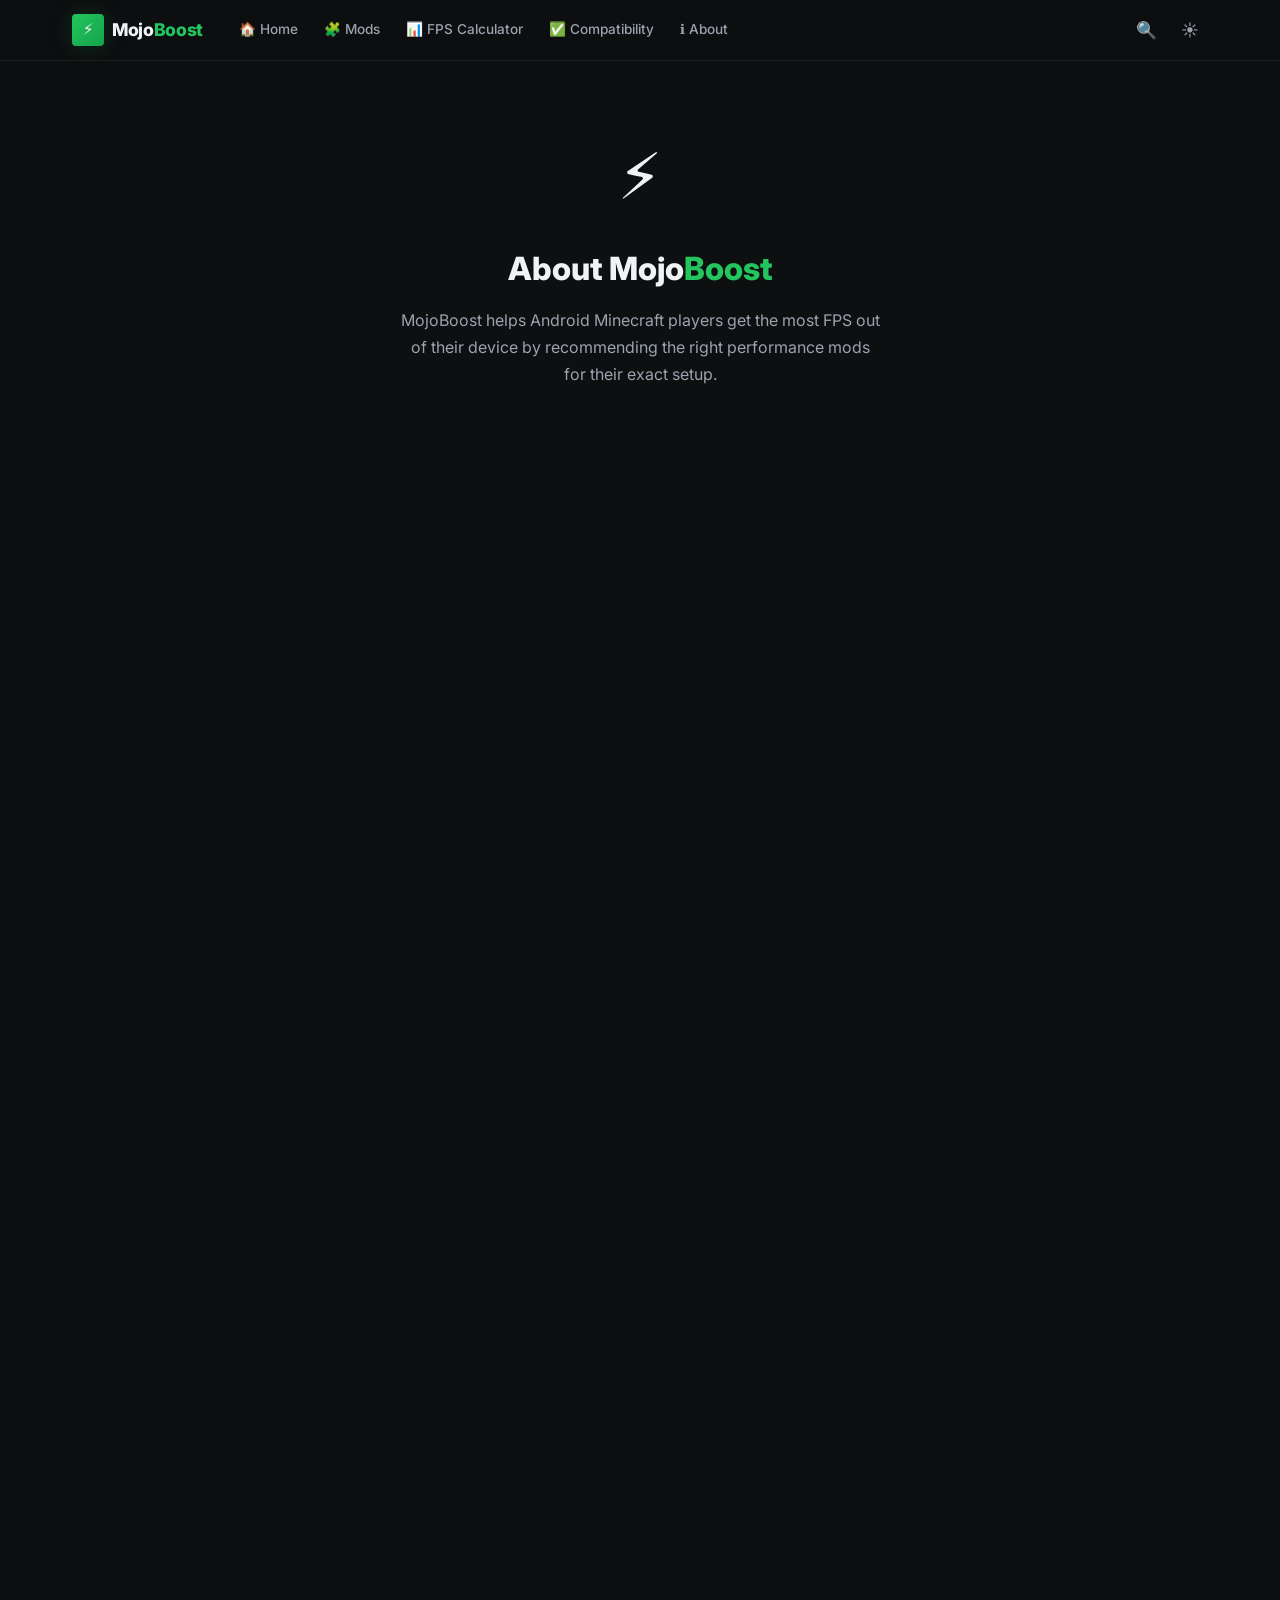
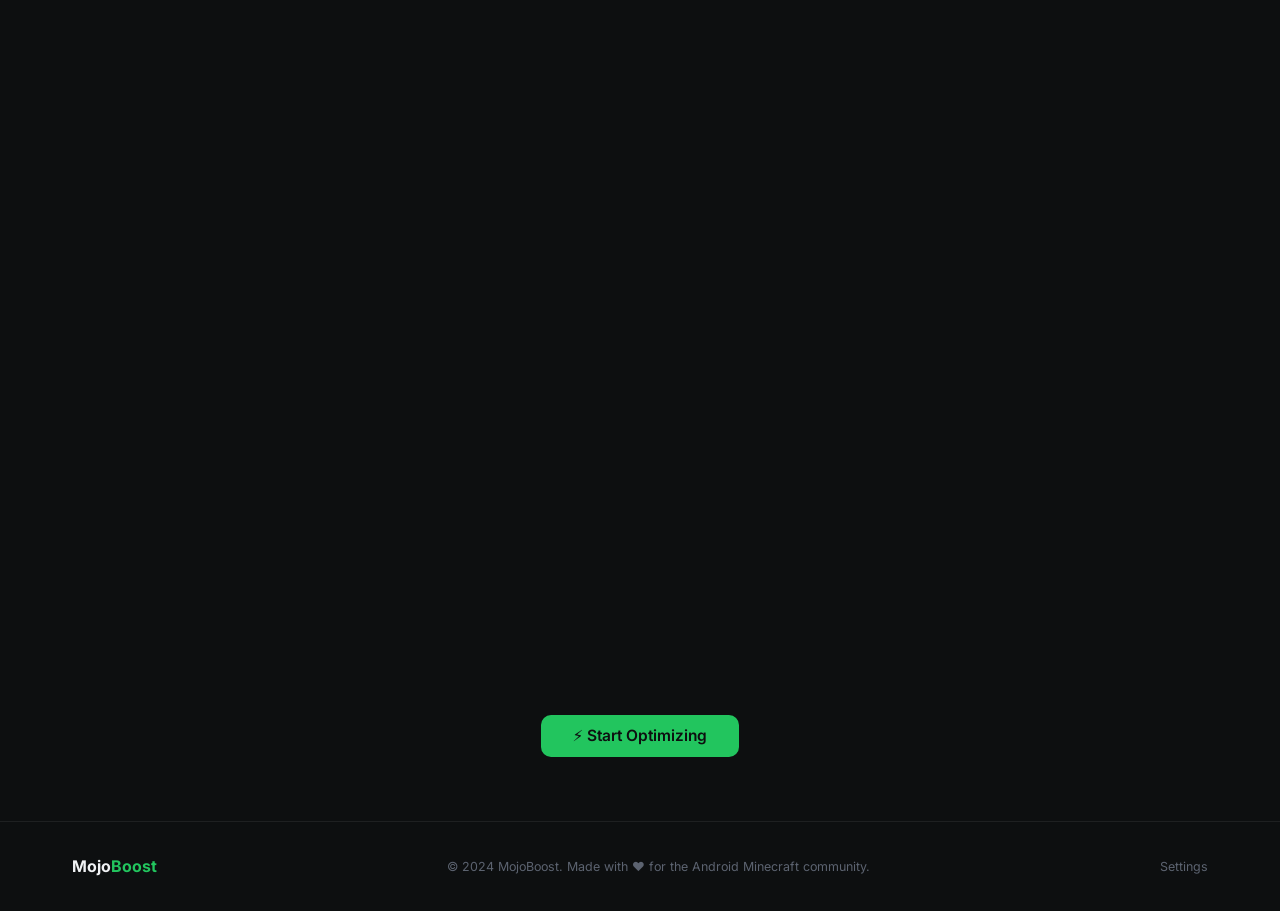
<file: about.html>
<!DOCTYPE html>
<html lang="en">
<head>
<meta charset="UTF-8"/>
<meta name="viewport" content="width=device-width,initial-scale=1"/>
<title>About — MojoBoost</title>
<meta name="description" content="About MojoBoost — the best Minecraft performance mod recommender for Mojo Launcher on Android."/>
<meta name="theme-color" content="#22c55e"/>
<link rel="manifest" href="manifest.json"/>
<link rel="stylesheet" href="css/main.css"/>
<link rel="stylesheet" href="css/animations.css"/>
</head>
<body>
<div class="page-wrapper">

<nav class="navbar" role="navigation">
  <div class="container navbar-inner">
    <a href="index.html" class="nav-logo">
      <div class="logo-icon">⚡</div>
      <span class="logo-text">Mojo<span class="logo-boost">Boost</span></span>
    </a>
    <div class="nav-links">
      <a href="index.html"         class="nav-link">🏠 Home</a>
      <a href="mods.html"          class="nav-link">🧩 Mods</a>
      <a href="calculator.html"    class="nav-link">📊 FPS Calculator</a>
      <a href="compatibility.html" class="nav-link">✅ Compatibility</a>
      <a href="about.html"         class="nav-link">ℹ️ About</a>
    </div>
    <div class="nav-spacer"></div>
    <div class="nav-actions">
      <button class="nav-btn" id="navSearchBtn" aria-label="Search">🔍</button>
      <button class="nav-btn" id="themeToggle" aria-label="Toggle theme">☀️</button>
      <button class="nav-btn nav-menu-btn" id="menuBtn" aria-label="Open menu">☰</button>
    </div>
  </div>
</nav>

<div class="mobile-drawer" id="mobileDrawer" role="dialog" aria-modal="true">
  <div class="drawer-backdrop" id="drawerBackdrop"></div>
  <div class="drawer-panel">
    <div class="drawer-header"><span class="font-bold">Menu</span><button class="drawer-close" id="drawerClose">✕</button></div>
    <a href="index.html"         class="drawer-nav-link"><span class="drawer-nav-icon">🏠</span>Home</a>
    <a href="mods.html"          class="drawer-nav-link"><span class="drawer-nav-icon">🧩</span>Browse Mods</a>
    <a href="calculator.html"    class="drawer-nav-link"><span class="drawer-nav-icon">📊</span>FPS Calculator</a>
    <a href="compatibility.html" class="drawer-nav-link"><span class="drawer-nav-icon">✅</span>Compatibility</a>
    <a href="search.html"        class="drawer-nav-link"><span class="drawer-nav-icon">🔍</span>Search</a>
    <a href="settings.html"      class="drawer-nav-link"><span class="drawer-nav-icon">⚙️</span>Settings</a>
    <a href="about.html"         class="drawer-nav-link"><span class="drawer-nav-icon">ℹ️</span>About</a>
  </div>
</div>

<main class="main-content">
<div class="container" style="max-width:760px">

  <!-- Hero -->
  <div style="text-align:center;padding-block:var(--sp-8);position:relative">
    <div style="font-size:4rem;margin-bottom:var(--sp-4)" class="anim-float">⚡</div>
    <h1 style="font-size:2rem;font-weight:800;margin-bottom:var(--sp-3)">About Mojo<span class="text-accent">Boost</span></h1>
    <p class="text-secondary" style="max-width:480px;margin-inline:auto;line-height:1.7">
      MojoBoost helps Android Minecraft players get the most FPS out of their device by recommending the right performance mods for their exact setup.
    </p>
  </div>

  <!-- Mission -->
  <div class="card reveal" style="margin-bottom:var(--sp-4)">
    <h2 style="font-weight:700;margin-bottom:var(--sp-3)">🎯 Why MojoBoost?</h2>
    <p class="text-secondary" style="line-height:1.7;margin-bottom:var(--sp-3)">
      Playing Minecraft Java Edition on Android through Mojo Launcher or PojavLauncher is amazing — but the performance can vary wildly depending on which mods you install. Installing the wrong mod, or missing a critical one, can mean the difference between 10 FPS and 60 FPS.
    </p>
    <p class="text-secondary" style="line-height:1.7">
      MojoBoost takes the guesswork out. Enter your device specs, select your goals, and get a personalized list of mods that are guaranteed to be compatible and optimized for your hardware.
    </p>
  </div>

  <!-- Features -->
  <div class="card reveal" style="margin-bottom:var(--sp-4)">
    <h2 style="font-weight:700;margin-bottom:var(--sp-4)">✨ Features</h2>
    <div style="display:flex;flex-direction:column;gap:var(--sp-3)">
      <div style="display:flex;gap:var(--sp-3);align-items:flex-start">
        <span style="font-size:1.2rem;flex-shrink:0">🤖</span>
        <div>
          <div style="font-weight:600">Smart Recommendation Engine</div>
          <p class="text-secondary text-sm">Rule-based system that scores every mod against your hardware, OS version, and performance goal.</p>
        </div>
      </div>
      <div style="display:flex;gap:var(--sp-3);align-items:flex-start">
        <span style="font-size:1.2rem;flex-shrink:0">📊</span>
        <div>
          <div style="font-weight:600">FPS Calculator</div>
          <p class="text-secondary text-sm">Estimate your exact FPS improvement before and after installing mods, with per-mod contribution breakdown.</p>
        </div>
      </div>
      <div style="display:flex;gap:var(--sp-3);align-items:flex-start">
        <span style="font-size:1.2rem;flex-shrink:0">✅</span>
        <div>
          <div style="font-weight:600">Compatibility Checker</div>
          <p class="text-secondary text-sm">Instantly see which mods work with your exact Minecraft version, mod loader, and Android device.</p>
        </div>
      </div>
      <div style="display:flex;gap:var(--sp-3);align-items:flex-start">
        <span style="font-size:1.2rem;flex-shrink:0">📴</span>
        <div>
          <div style="font-weight:600">Works Offline</div>
          <p class="text-secondary text-sm">Full PWA with service worker caching — use MojoBoost even without an internet connection.</p>
        </div>
      </div>
      <div style="display:flex;gap:var(--sp-3);align-items:flex-start">
        <span style="font-size:1.2rem;flex-shrink:0">❤️</span>
        <div>
          <div style="font-weight:600">Save Favorites</div>
          <p class="text-secondary text-sm">Bookmark mods you love. Stored locally in your browser — no account required.</p>
        </div>
      </div>
    </div>
  </div>

  <!-- Mods covered -->
  <div class="card reveal" style="margin-bottom:var(--sp-4)">
    <h2 style="font-weight:700;margin-bottom:var(--sp-4)">🧩 Mods in Our Database</h2>
    <div class="grid-2" style="gap:var(--sp-2)" id="aboutModList"></div>
  </div>

  <!-- Disclaimer -->
  <div class="card reveal" style="margin-bottom:var(--sp-4);border-color:rgba(251,146,60,.2);background:rgba(251,146,60,.05)">
    <h2 style="font-weight:700;margin-bottom:var(--sp-3)">⚠️ Disclaimer</h2>
    <p class="text-secondary text-sm" style="line-height:1.7">
      MojoBoost is an independent community project. We are not affiliated with Mojang, Microsoft, Mojo Launcher, or any mod authors. All mod download links point to official Modrinth pages. Always download mods from official sources only.
    </p>
    <p class="text-secondary text-sm" style="line-height:1.7;margin-top:var(--sp-3)">
      FPS estimates are approximate and based on community benchmarks. Actual performance will vary by device.
    </p>
  </div>

  <!-- Links -->
  <div class="card reveal" style="margin-bottom:var(--sp-4)">
    <h2 style="font-weight:700;margin-bottom:var(--sp-4)">🔗 Useful Links</h2>
    <div style="display:flex;flex-direction:column;gap:var(--sp-3)">
      <a href="https://modrinth.com" target="_blank" rel="noopener"
         class="card card-sm flex-between" style="text-decoration:none">
        <div>
          <div style="font-weight:600">Modrinth</div>
          <div class="text-secondary text-sm">Official mod downloads</div>
        </div>
        <span class="text-accent">↗</span>
      </a>
      <a href="https://fabricmc.net" target="_blank" rel="noopener"
         class="card card-sm flex-between" style="text-decoration:none">
        <div>
          <div style="font-weight:600">Fabric Loader</div>
          <div class="text-secondary text-sm">The recommended mod loader for performance</div>
        </div>
        <span class="text-accent">↗</span>
      </a>
    </div>
  </div>

  <div style="text-align:center;padding:var(--sp-8)">
    <a href="index.html" class="btn btn-primary btn-lg">⚡ Start Optimizing</a>
  </div>

</div>
</main>

<footer class="footer">
  <div class="container footer-inner">
    <span class="font-bold">Mojo<span class="text-accent">Boost</span></span>
    <p class="footer-copy">© 2024 MojoBoost. Made with ❤️ for the Android Minecraft community.</p>
    <div class="footer-links">
      <a href="settings.html" class="footer-link">Settings</a>
    </div>
  </div>
</footer>
</div>

<div id="toastContainer" class="toast-container"></div>

<script src="js/mods-data.js"></script>
<script src="js/recommendation-engine.js"></script>
<script src="js/app.js"></script>
<script>
document.addEventListener("DOMContentLoaded", () => {
  document.getElementById("aboutModList").innerHTML = MODS_DB.map(m => `
    <a href="mod-detail.html?id=${m.id}" class="card card-sm flex-between"
       style="text-decoration:none;padding:var(--sp-2) var(--sp-3)">
      <div style="display:flex;align-items:center;gap:var(--sp-2)">
        <span>${m.icon}</span>
        <span style="font-weight:600;font-size:.85rem">${m.name}</span>
      </div>
      <span class="text-accent text-xs">↗</span>
    </a>`).join("");
});
</script>
</body>
</html>
</file>
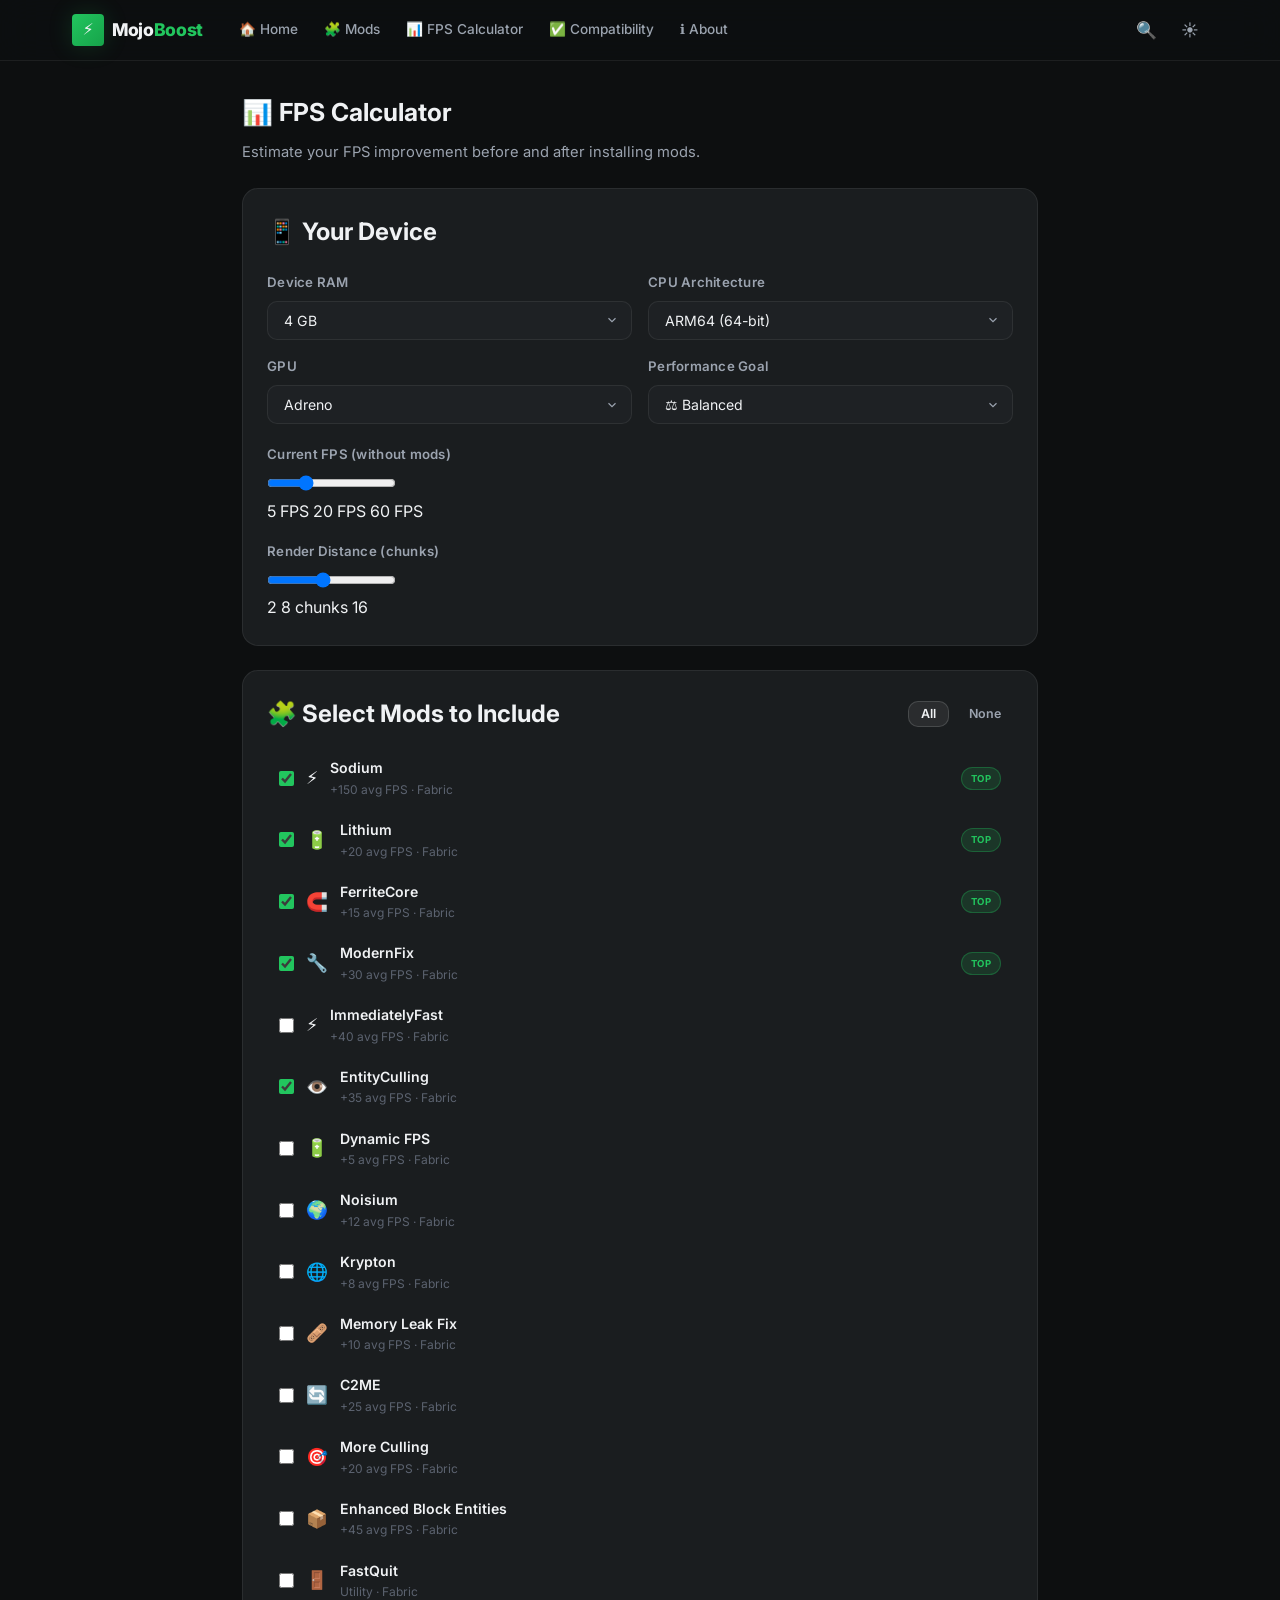
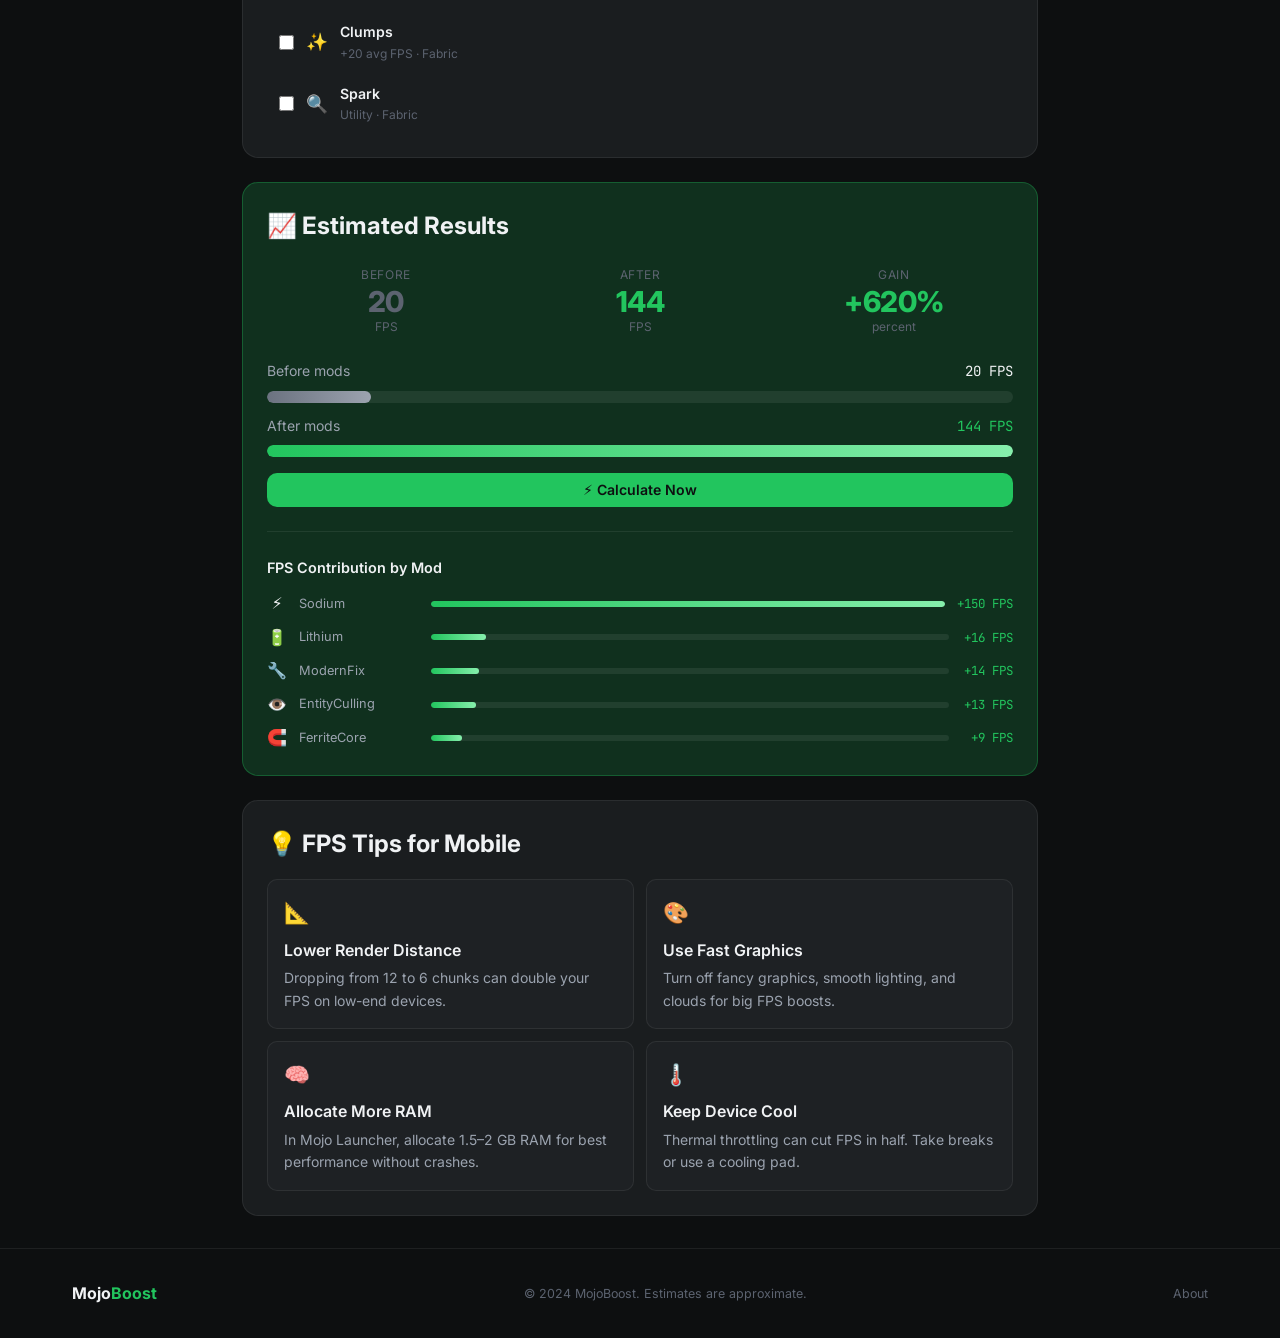
<file: calculator.html>
<!DOCTYPE html>
<html lang="en">
<head>
<meta charset="UTF-8"/>
<meta name="viewport" content="width=device-width,initial-scale=1"/>
<title>FPS Calculator — MojoBoost</title>
<meta name="description" content="Estimate how much FPS you'll gain from installing Minecraft performance mods on your Android device."/>
<meta name="theme-color" content="#22c55e"/>
<link rel="manifest" href="manifest.json"/>
<link rel="stylesheet" href="css/main.css"/>
<link rel="stylesheet" href="css/animations.css"/>
</head>
<body>
<div class="page-wrapper">

<nav class="navbar" role="navigation">
  <div class="container navbar-inner">
    <a href="index.html" class="nav-logo">
      <div class="logo-icon">⚡</div>
      <span class="logo-text">Mojo<span class="logo-boost">Boost</span></span>
    </a>
    <div class="nav-links">
      <a href="index.html"         class="nav-link">🏠 Home</a>
      <a href="mods.html"          class="nav-link">🧩 Mods</a>
      <a href="calculator.html"    class="nav-link">📊 FPS Calculator</a>
      <a href="compatibility.html" class="nav-link">✅ Compatibility</a>
      <a href="about.html"         class="nav-link">ℹ️ About</a>
    </div>
    <div class="nav-spacer"></div>
    <div class="nav-actions">
      <button class="nav-btn" id="navSearchBtn" aria-label="Search">🔍</button>
      <button class="nav-btn" id="themeToggle" aria-label="Toggle theme">☀️</button>
      <button class="nav-btn nav-menu-btn" id="menuBtn" aria-label="Open menu">☰</button>
    </div>
  </div>
</nav>

<div class="mobile-drawer" id="mobileDrawer" role="dialog" aria-modal="true">
  <div class="drawer-backdrop" id="drawerBackdrop"></div>
  <div class="drawer-panel">
    <div class="drawer-header">
      <span class="font-bold">Menu</span>
      <button class="drawer-close" id="drawerClose">✕</button>
    </div>
    <a href="index.html"         class="drawer-nav-link"><span class="drawer-nav-icon">🏠</span>Home</a>
    <a href="mods.html"          class="drawer-nav-link"><span class="drawer-nav-icon">🧩</span>Browse Mods</a>
    <a href="calculator.html"    class="drawer-nav-link"><span class="drawer-nav-icon">📊</span>FPS Calculator</a>
    <a href="compatibility.html" class="drawer-nav-link"><span class="drawer-nav-icon">✅</span>Compatibility</a>
    <a href="search.html"        class="drawer-nav-link"><span class="drawer-nav-icon">🔍</span>Search</a>
    <a href="settings.html"      class="drawer-nav-link"><span class="drawer-nav-icon">⚙️</span>Settings</a>
    <a href="about.html"         class="drawer-nav-link"><span class="drawer-nav-icon">ℹ️</span>About</a>
  </div>
</div>

<main class="main-content">
<div class="container" style="max-width:860px">

  <h1 class="section-title">📊 FPS Calculator</h1>
  <p class="section-subtitle">Estimate your FPS improvement before and after installing mods.</p>

  <div style="display:grid;grid-template-columns:1fr;gap:var(--sp-6)">
  <div style="display:grid;grid-template-columns:1fr;gap:var(--sp-6)">

    <!-- Device inputs -->
    <div class="card">
      <h2 style="font-weight:700;margin-bottom:var(--sp-5)">📱 Your Device</h2>
      <div class="grid-2" style="gap:var(--sp-4)">
        <div class="form-group">
          <label class="form-label">Device RAM</label>
          <select class="form-select" id="c-ram">
            <option value="1">1 GB</option>
            <option value="2">2 GB</option>
            <option value="3">3 GB</option>
            <option value="4" selected>4 GB</option>
            <option value="6">6 GB</option>
            <option value="8">8 GB+</option>
          </select>
        </div>
        <div class="form-group">
          <label class="form-label">CPU Architecture</label>
          <select class="form-select" id="c-arch">
            <option value="ARM64 (64-bit)" selected>ARM64 (64-bit)</option>
            <option value="ARM32 (32-bit)">ARM32 (32-bit)</option>
            <option value="x86">x86</option>
          </select>
        </div>
        <div class="form-group">
          <label class="form-label">GPU</label>
          <select class="form-select" id="c-gpu">
            <option value="Adreno" selected>Adreno</option>
            <option value="Mali">Mali</option>
            <option value="PowerVR">PowerVR</option>
            <option value="Other">Other</option>
          </select>
        </div>
        <div class="form-group">
          <label class="form-label">Performance Goal</label>
          <select class="form-select" id="c-goal">
            <option value="Maximum FPS">🚀 Maximum FPS</option>
            <option value="Balanced" selected>⚖️ Balanced</option>
            <option value="Best Graphics">🎨 Best Graphics</option>
            <option value="Battery Saver">🔋 Battery Saver</option>
          </select>
        </div>
      </div>

      <div class="form-group mt-6" style="margin-top:var(--sp-5)">
        <label class="form-label">Current FPS (without mods)</label>
        <div class="range-wrap">
          <input type="range" class="range-input" id="c-currentFps" min="5" max="60" value="20" step="1"/>
          <div class="range-labels">
            <span>5 FPS</span>
            <span class="range-value" id="c-fpsDisplay">20 FPS</span>
            <span>60 FPS</span>
          </div>
        </div>
      </div>

      <div class="form-group mt-4" style="margin-top:var(--sp-4)">
        <label class="form-label">Render Distance (chunks)</label>
        <div class="range-wrap">
          <input type="range" class="range-input" id="c-renderDist" min="2" max="16" value="8" step="1"/>
          <div class="range-labels">
            <span>2</span>
            <span class="range-value" id="c-rdDisplay">8 chunks</span>
            <span>16</span>
          </div>
        </div>
      </div>
    </div>

    <!-- Mod selection -->
    <div class="card">
      <div class="flex-between mb-6" style="margin-bottom:var(--sp-4)">
        <h2 style="font-weight:700">🧩 Select Mods to Include</h2>
        <div style="display:flex;gap:var(--sp-2)">
          <button class="btn btn-secondary btn-sm" id="selectAll">All</button>
          <button class="btn btn-ghost btn-sm" id="clearAll">None</button>
        </div>
      </div>
      <div id="modCheckList" style="display:flex;flex-direction:column;gap:var(--sp-1)"></div>
    </div>

  </div>

  <!-- Results panel -->
  <div class="card" style="background:var(--accent-glow);border-color:var(--accent-border)">
    <h2 style="font-weight:700;margin-bottom:var(--sp-5)">📈 Estimated Results</h2>

    <div style="display:grid;grid-template-columns:repeat(3,1fr);gap:var(--sp-4);margin-bottom:var(--sp-6);text-align:center">
      <div>
        <div class="text-xs text-muted" style="margin-bottom:4px;text-transform:uppercase;letter-spacing:.05em">Before</div>
        <div class="stat-value" id="r-before" style="color:var(--text-muted);font-size:1.8rem">—</div>
        <div class="text-xs text-muted">FPS</div>
      </div>
      <div>
        <div class="text-xs text-muted" style="margin-bottom:4px;text-transform:uppercase;letter-spacing:.05em">After</div>
        <div class="stat-value fps-number" id="r-after" style="font-size:1.8rem">—</div>
        <div class="text-xs text-muted">FPS</div>
      </div>
      <div>
        <div class="text-xs text-muted" style="margin-bottom:4px;text-transform:uppercase;letter-spacing:.05em">Gain</div>
        <div class="stat-value" id="r-gain" style="color:var(--accent);font-size:1.8rem">—</div>
        <div class="text-xs text-muted">percent</div>
      </div>
    </div>

    <!-- FPS bar visualizer -->
    <div style="margin-bottom:var(--sp-4)">
      <div class="flex-between" style="margin-bottom:var(--sp-2)">
        <span class="text-secondary text-sm">Before mods</span>
        <span class="font-mono text-sm" id="r-beforeLabel">20 FPS</span>
      </div>
      <div class="progress-bar" style="height:12px;margin-bottom:var(--sp-3)">
        <div class="progress-fill" id="r-beforeBar" style="width:33%;background:linear-gradient(90deg,#6b7280,#9ca3af)"></div>
      </div>
      <div class="flex-between" style="margin-bottom:var(--sp-2)">
        <span class="text-secondary text-sm">After mods</span>
        <span class="font-mono text-sm text-accent" id="r-afterLabel">— FPS</span>
      </div>
      <div class="progress-bar" style="height:12px">
        <div class="progress-fill" id="r-afterBar" style="width:0%"></div>
      </div>
    </div>

    <button class="btn btn-primary btn-full" id="calcBtn">⚡ Calculate Now</button>

    <!-- Mod contributions -->
    <div id="modContribs" class="hidden" style="margin-top:var(--sp-5)">
      <div class="divider"></div>
      <h3 style="font-weight:600;margin-bottom:var(--sp-3);font-size:.9rem">FPS Contribution by Mod</h3>
      <div id="contribList" style="display:flex;flex-direction:column;gap:var(--sp-2)"></div>
    </div>
  </div>

  </div><!-- grid -->

  <!-- Tips -->
  <div class="card mt-6" style="margin-top:var(--sp-6)">
    <h2 style="font-weight:700;margin-bottom:var(--sp-4)">💡 FPS Tips for Mobile</h2>
    <div class="grid-2" style="gap:var(--sp-3)">
      <div class="card card-sm" style="background:var(--bg-input)">
        <div style="font-size:1.3rem;margin-bottom:var(--sp-2)">📐</div>
        <div style="font-weight:600;margin-bottom:4px">Lower Render Distance</div>
        <p class="text-secondary text-sm">Dropping from 12 to 6 chunks can double your FPS on low-end devices.</p>
      </div>
      <div class="card card-sm" style="background:var(--bg-input)">
        <div style="font-size:1.3rem;margin-bottom:var(--sp-2)">🎨</div>
        <div style="font-weight:600;margin-bottom:4px">Use Fast Graphics</div>
        <p class="text-secondary text-sm">Turn off fancy graphics, smooth lighting, and clouds for big FPS boosts.</p>
      </div>
      <div class="card card-sm" style="background:var(--bg-input)">
        <div style="font-size:1.3rem;margin-bottom:var(--sp-2)">🧠</div>
        <div style="font-weight:600;margin-bottom:4px">Allocate More RAM</div>
        <p class="text-secondary text-sm">In Mojo Launcher, allocate 1.5–2 GB RAM for best performance without crashes.</p>
      </div>
      <div class="card card-sm" style="background:var(--bg-input)">
        <div style="font-size:1.3rem;margin-bottom:var(--sp-2)">🌡️</div>
        <div style="font-weight:600;margin-bottom:4px">Keep Device Cool</div>
        <p class="text-secondary text-sm">Thermal throttling can cut FPS in half. Take breaks or use a cooling pad.</p>
      </div>
    </div>
  </div>

</div>
</main>

<footer class="footer">
  <div class="container footer-inner">
    <span class="font-bold">Mojo<span class="text-accent">Boost</span></span>
    <p class="footer-copy">© 2024 MojoBoost. Estimates are approximate.</p>
    <div class="footer-links">
      <a href="about.html" class="footer-link">About</a>
    </div>
  </div>
</footer>
</div>

<div id="toastContainer" class="toast-container"></div>

<script src="js/mods-data.js"></script>
<script src="js/recommendation-engine.js"></script>
<script src="js/app.js"></script>
<script>
const selectedMods = new Set();

document.addEventListener("DOMContentLoaded", () => {
  buildModChecklist();

  // Range inputs
  const fpsSlider = document.getElementById("c-currentFps");
  const rdSlider  = document.getElementById("c-renderDist");
  fpsSlider.addEventListener("input", () => {
    document.getElementById("c-fpsDisplay").textContent = fpsSlider.value + " FPS";
    calculate();
  });
  rdSlider.addEventListener("input", () => {
    document.getElementById("c-rdDisplay").textContent = rdSlider.value + " chunks";
    calculate();
  });

  ["c-ram","c-arch","c-gpu","c-goal"].forEach(id =>
    document.getElementById(id).addEventListener("change", calculate)
  );

  document.getElementById("calcBtn").addEventListener("click", calculate);
  document.getElementById("selectAll").addEventListener("click", () => {
    MODS_DB.forEach(m => selectedMods.add(m.id));
    document.querySelectorAll(".calc-check").forEach(cb => cb.checked = true);
    calculate();
  });
  document.getElementById("clearAll").addEventListener("click", () => {
    selectedMods.clear();
    document.querySelectorAll(".calc-check").forEach(cb => cb.checked = false);
    calculate();
  });

  // Pre-select recommended
  ["sodium","lithium","ferritecore","modernfix","entityculling"].forEach(id => {
    selectedMods.add(id);
    const cb = document.getElementById("cb-" + id);
    if (cb) cb.checked = true;
  });
  calculate();
});

function buildModChecklist() {
  const list = document.getElementById("modCheckList");
  list.innerHTML = MODS_DB.map(mod => `
    <label style="display:flex;align-items:center;gap:var(--sp-3);padding:8px var(--sp-3);
      border-radius:var(--r-sm);cursor:pointer;transition:background var(--t-fast)"
      onmouseenter="this.style.background='var(--border)'"
      onmouseleave="this.style.background='transparent'">
      <input type="checkbox" class="calc-check" id="cb-${mod.id}" data-mod="${mod.id}"
        style="accent-color:var(--accent);width:15px;height:15px;cursor:pointer"/>
      <span style="font-size:1.1rem">${mod.icon}</span>
      <div style="flex:1;min-width:0">
        <div style="font-weight:600;font-size:.88rem">${mod.name}</div>
        <div class="text-xs text-muted">${mod.fpsGain.avg > 0 ? "+" + mod.fpsGain.avg + " avg FPS" : "Utility"} · ${mod.loaders[0]}</div>
      </div>
      ${mod.featured ? '<span class="badge badge-green" style="font-size:.6rem">Top</span>' : ""}
    </label>`).join("");

  document.querySelectorAll(".calc-check").forEach(cb => {
    cb.addEventListener("change", () => {
      if (cb.checked) selectedMods.add(cb.dataset.mod);
      else selectedMods.delete(cb.dataset.mod);
      calculate();
    });
  });
}

function calculate() {
  const baseFps  = parseInt(document.getElementById("c-currentFps").value);
  const rd       = parseInt(document.getElementById("c-renderDist").value);
  const ram      = parseInt(document.getElementById("c-ram").value);
  const goal     = document.getElementById("c-goal").value;

  // Render distance penalty
  const rdFactor = rd <= 6 ? 1.0 : rd <= 10 ? 0.85 : rd <= 12 ? 0.70 : 0.55;

  const mods = MODS_DB.filter(m => selectedMods.has(m.id));

  // Calculate gains with diminishing returns
  let totalGain = 0;
  const contribs = [];
  mods.forEach((mod, i) => {
    const factor = Math.pow(0.78, i);
    let gain = mod.fpsGain.avg * factor;

    // Goal multiplier
    if (goal === "Maximum FPS") gain *= 1.2;
    else if (goal === "Battery Saver") gain *= 0.6;
    else if (goal === "Best Graphics") gain *= 0.8;

    // RAM penalty
    if (ram <= 2) gain *= 0.7;
    else if (ram <= 3) gain *= 0.85;

    gain = Math.round(gain);
    totalGain += gain;
    if (gain > 0) contribs.push({ mod, gain });
  });

  contribs.sort((a,b) => b.gain - a.gain);

  const afterFps   = Math.round(Math.min((baseFps + totalGain) * rdFactor * 1.05, 144));
  const pctGain    = baseFps > 0 ? Math.round(((afterFps - baseFps) / baseFps) * 100) : 0;

  // Update UI
  document.getElementById("r-before").textContent      = baseFps;
  document.getElementById("r-after").textContent       = afterFps;
  document.getElementById("r-gain").textContent        = "+" + pctGain + "%";
  document.getElementById("r-beforeLabel").textContent = baseFps + " FPS";
  document.getElementById("r-afterLabel").textContent  = afterFps + " FPS";

  const maxFps = 144;
  document.getElementById("r-beforeBar").style.width = (baseFps / maxFps * 100) + "%";
  document.getElementById("r-afterBar").style.width  = (afterFps / maxFps * 100) + "%";

  // Contributions
  const contribDiv = document.getElementById("modContribs");
  if (contribs.length > 0) {
    contribDiv.classList.remove("hidden");
    const maxGain = contribs[0].gain;
    document.getElementById("contribList").innerHTML = contribs.map(c => `
      <div style="display:flex;align-items:center;gap:var(--sp-3)">
        <span style="font-size:1rem;width:20px;text-align:center">${c.mod.icon}</span>
        <span style="font-size:.8rem;min-width:120px;color:var(--text-secondary)">${c.mod.name}</span>
        <div class="progress-bar" style="flex:1;height:6px">
          <div class="progress-fill" style="width:${(c.gain/maxGain*100)}%"></div>
        </div>
        <span class="font-mono text-accent" style="font-size:.78rem;min-width:52px;text-align:right">+${c.gain} FPS</span>
      </div>`).join("");
  } else {
    contribDiv.classList.add("hidden");
  }
}
</script>
</body>
</html>
</file>
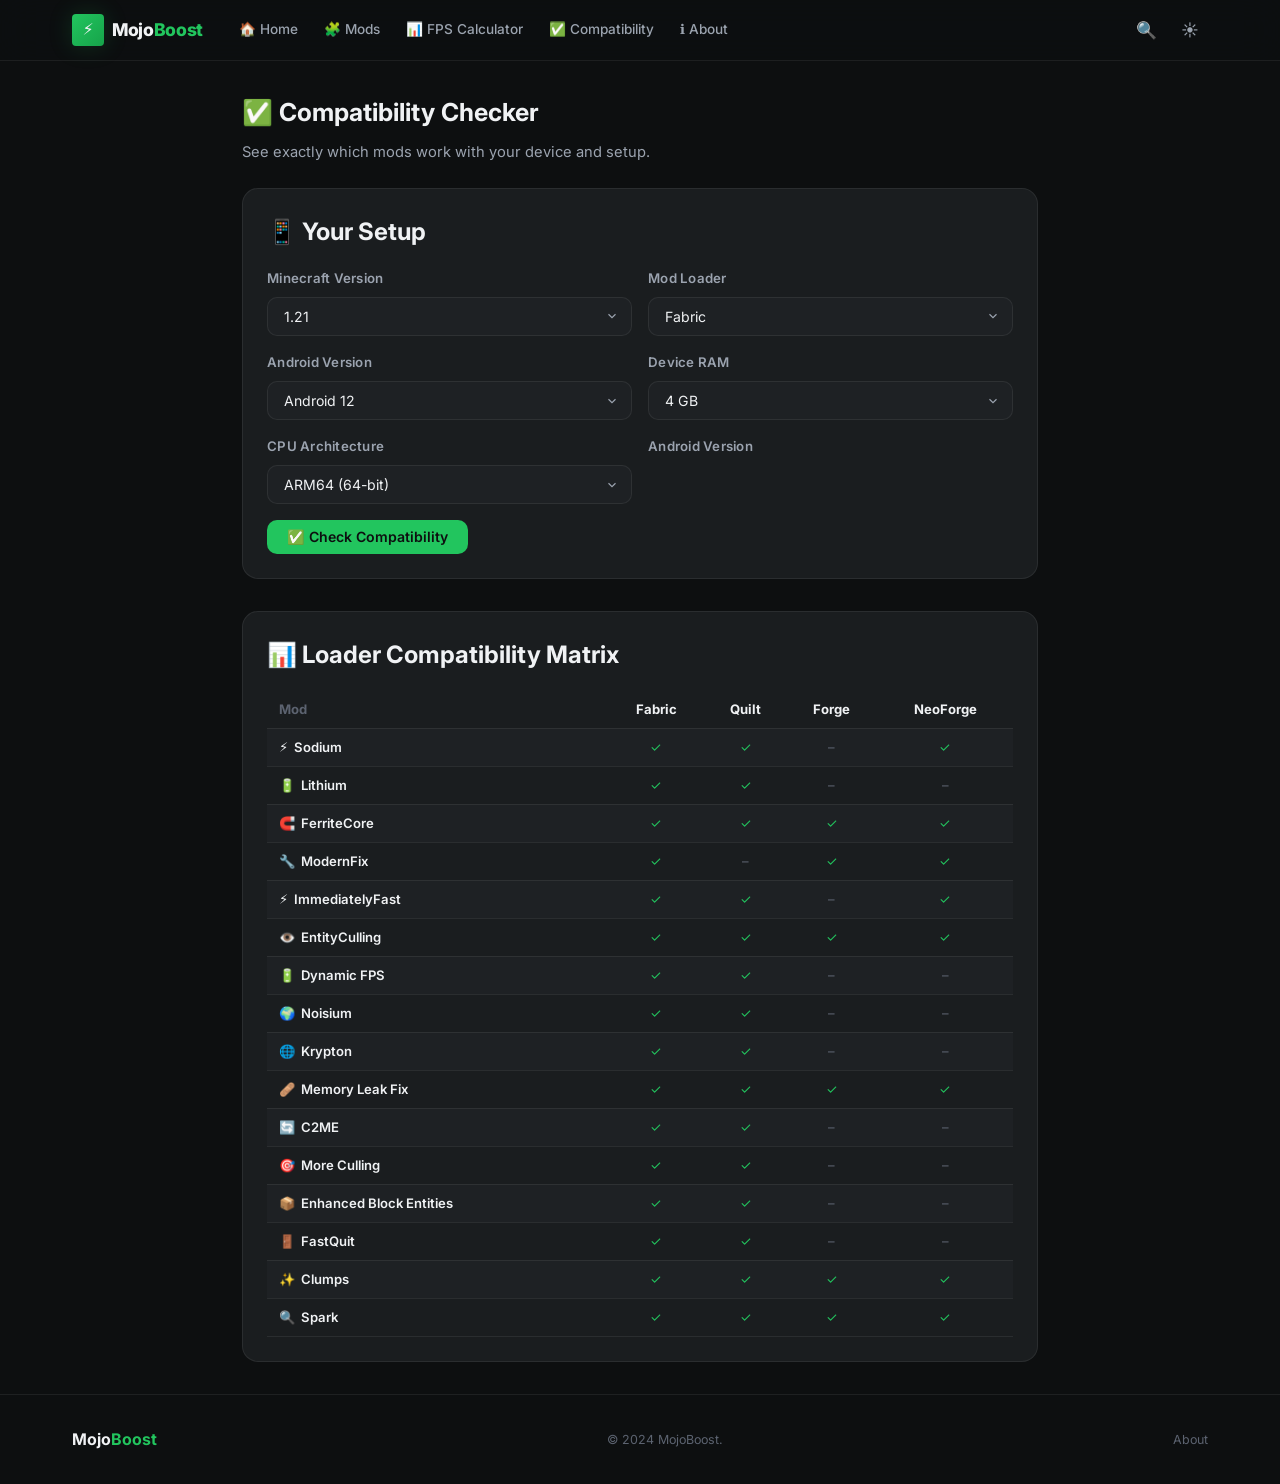
<file: compatibility.html>
<!DOCTYPE html>
<html lang="en">
<head>
<meta charset="UTF-8"/>
<meta name="viewport" content="width=device-width,initial-scale=1"/>
<title>Compatibility Checker — MojoBoost</title>
<meta name="description" content="Check which Minecraft mods are compatible with your Android device, version, and mod loader."/>
<meta name="theme-color" content="#22c55e"/>
<link rel="manifest" href="manifest.json"/>
<link rel="stylesheet" href="css/main.css"/>
<link rel="stylesheet" href="css/animations.css"/>
</head>
<body>
<div class="page-wrapper">

<nav class="navbar" role="navigation">
  <div class="container navbar-inner">
    <a href="index.html" class="nav-logo">
      <div class="logo-icon">⚡</div>
      <span class="logo-text">Mojo<span class="logo-boost">Boost</span></span>
    </a>
    <div class="nav-links">
      <a href="index.html"         class="nav-link">🏠 Home</a>
      <a href="mods.html"          class="nav-link">🧩 Mods</a>
      <a href="calculator.html"    class="nav-link">📊 FPS Calculator</a>
      <a href="compatibility.html" class="nav-link">✅ Compatibility</a>
      <a href="about.html"         class="nav-link">ℹ️ About</a>
    </div>
    <div class="nav-spacer"></div>
    <div class="nav-actions">
      <button class="nav-btn" id="navSearchBtn" aria-label="Search">🔍</button>
      <button class="nav-btn" id="themeToggle" aria-label="Toggle theme">☀️</button>
      <button class="nav-btn nav-menu-btn" id="menuBtn" aria-label="Open menu">☰</button>
    </div>
  </div>
</nav>

<div class="mobile-drawer" id="mobileDrawer" role="dialog" aria-modal="true">
  <div class="drawer-backdrop" id="drawerBackdrop"></div>
  <div class="drawer-panel">
    <div class="drawer-header">
      <span class="font-bold">Menu</span>
      <button class="drawer-close" id="drawerClose">✕</button>
    </div>
    <a href="index.html"         class="drawer-nav-link"><span class="drawer-nav-icon">🏠</span>Home</a>
    <a href="mods.html"          class="drawer-nav-link"><span class="drawer-nav-icon">🧩</span>Browse Mods</a>
    <a href="calculator.html"    class="drawer-nav-link"><span class="drawer-nav-icon">📊</span>FPS Calculator</a>
    <a href="compatibility.html" class="drawer-nav-link"><span class="drawer-nav-icon">✅</span>Compatibility</a>
    <a href="search.html"        class="drawer-nav-link"><span class="drawer-nav-icon">🔍</span>Search</a>
    <a href="settings.html"      class="drawer-nav-link"><span class="drawer-nav-icon">⚙️</span>Settings</a>
    <a href="about.html"         class="drawer-nav-link"><span class="drawer-nav-icon">ℹ️</span>About</a>
  </div>
</div>

<main class="main-content">
<div class="container" style="max-width:860px">

  <h1 class="section-title">✅ Compatibility Checker</h1>
  <p class="section-subtitle">See exactly which mods work with your device and setup.</p>

  <!-- Config form -->
  <div class="card" style="margin-bottom:var(--sp-6)">
    <h2 style="font-weight:700;margin-bottom:var(--sp-4)">📱 Your Setup</h2>
    <div class="grid-2" style="gap:var(--sp-4)">
      <div class="form-group">
        <label class="form-label">Minecraft Version</label>
        <select class="form-select" id="cc-version">
          <option value="1.21" selected>1.21</option>
          <option value="1.20">1.20.x</option>
          <option value="1.19">1.19.x</option>
          <option value="1.18">1.18.x</option>
          <option value="1.17">1.17.x</option>
          <option value="1.16">1.16.x</option>
        </select>
      </div>
      <div class="form-group">
        <label class="form-label">Mod Loader</label>
        <select class="form-select" id="cc-loader">
          <option value="Fabric" selected>Fabric</option>
          <option value="Quilt">Quilt</option>
          <option value="NeoForge">NeoForge</option>
          <option value="Forge">Forge</option>
        </select>
      </div>
      <div class="form-group">
        <label class="form-label">Android Version</label>
        <select class="form-select" id="cc-android">
          <option value="14">Android 14</option>
          <option value="13">Android 13</option>
          <option value="12" selected>Android 12</option>
          <option value="11">Android 11</option>
          <option value="10">Android 10</option>
          <option value="9">Android 9</option>
          <option value="8">Android 8</option>
        </select>
      </div>
      <div class="form-group">
        <label class="form-label">Device RAM</label>
        <select class="form-select" id="cc-ram">
          <option value="1">1 GB</option>
          <option value="2">2 GB</option>
          <option value="3">3 GB</option>
          <option value="4" selected>4 GB</option>
          <option value="6">6 GB</option>
          <option value="8">8 GB+</option>
        </select>
      </div>
      <div class="form-group">
        <label class="form-label">CPU Architecture</label>
        <select class="form-select" id="cc-arch">
          <option value="ARM64 (64-bit)" selected>ARM64 (64-bit)</option>
          <option value="ARM32 (32-bit)">ARM32 (32-bit)</option>
          <option value="x86">x86</option>
        </select>
      </div>
      <div class="form-group">
        <label class="form-label">Android Version</label>
        <select class="form-select" id="cc-android2" style="display:none"></select>
      </div>
    </div>
    <button class="btn btn-primary mt-4" id="checkBtn" style="margin-top:var(--sp-4)">✅ Check Compatibility</button>
  </div>

  <!-- Results -->
  <div id="compatResults" class="hidden">

    <!-- Summary -->
    <div class="grid-4" style="margin-bottom:var(--sp-6)">
      <div class="card card-sm" style="text-align:center;background:rgba(34,197,94,.1);border-color:var(--accent-border)">
        <div class="stat-value" id="cr-compatible" style="font-size:1.5rem;color:var(--accent)">0</div>
        <div class="stat-label">Compatible</div>
      </div>
      <div class="card card-sm" style="text-align:center;background:rgba(239,68,68,.08);border-color:rgba(239,68,68,.2)">
        <div class="stat-value" id="cr-incompatible" style="font-size:1.5rem;color:#f87171">0</div>
        <div class="stat-label">Incompatible</div>
      </div>
      <div class="card card-sm" style="text-align:center">
        <div class="stat-value" id="cr-total" style="font-size:1.5rem">0</div>
        <div class="stat-label">Total Checked</div>
      </div>
      <div class="card card-sm" style="text-align:center;background:rgba(34,197,94,.06)">
        <div class="stat-value" id="cr-pct" style="font-size:1.5rem;color:var(--accent)">0%</div>
        <div class="stat-label">Compatible</div>
      </div>
    </div>

    <!-- Compatible mods -->
    <div id="compatibleSection">
      <h2 class="section-title">✅ Compatible Mods</h2>
      <div id="compatibleList" style="display:flex;flex-direction:column;gap:var(--sp-3)"></div>
    </div>

    <!-- Incompatible mods -->
    <div id="incompatibleSection" style="margin-top:var(--sp-8)">
      <h2 class="section-title" style="color:#f87171">❌ Incompatible Mods</h2>
      <div id="incompatibleList" style="display:flex;flex-direction:column;gap:var(--sp-3)"></div>
    </div>

  </div>

  <!-- Compat matrix (static) -->
  <div class="card" style="margin-top:var(--sp-8);overflow-x:auto">
    <h2 style="font-weight:700;margin-bottom:var(--sp-4)">📊 Loader Compatibility Matrix</h2>
    <table style="width:100%;border-collapse:collapse;font-size:.82rem;min-width:500px">
      <thead>
        <tr style="border-bottom:1px solid var(--border)">
          <th style="text-align:left;padding:var(--sp-2) var(--sp-3);color:var(--text-muted)">Mod</th>
          <th style="text-align:center;padding:var(--sp-2)">Fabric</th>
          <th style="text-align:center;padding:var(--sp-2)">Quilt</th>
          <th style="text-align:center;padding:var(--sp-2)">Forge</th>
          <th style="text-align:center;padding:var(--sp-2)">NeoForge</th>
        </tr>
      </thead>
      <tbody id="matrixBody"></tbody>
    </table>
  </div>

</div>
</main>

<footer class="footer">
  <div class="container footer-inner">
    <span class="font-bold">Mojo<span class="text-accent">Boost</span></span>
    <p class="footer-copy">© 2024 MojoBoost.</p>
    <div class="footer-links"><a href="about.html" class="footer-link">About</a></div>
  </div>
</footer>
</div>

<div id="toastContainer" class="toast-container"></div>

<script src="js/mods-data.js"></script>
<script src="js/recommendation-engine.js"></script>
<script src="js/app.js"></script>
<script>
document.addEventListener("DOMContentLoaded", () => {
  buildMatrix();
  document.getElementById("checkBtn").addEventListener("click", runCheck);
});

function runCheck() {
  const config = {
    mcVersion:      document.getElementById("cc-version").value,
    modLoader:      document.getElementById("cc-loader").value,
    androidVersion: document.getElementById("cc-android").value,
    ram:            document.getElementById("cc-ram").value,
    cpuArch:        document.getElementById("cc-arch").value,
  };

  const compatible   = [];
  const incompatible = [];

  MODS_DB.forEach(mod => {
    const result = RecommendationEngine.checkCompat(mod.id, config);
    if (result.compatible) compatible.push({ mod, result });
    else incompatible.push({ mod, result });
  });

  document.getElementById("compatResults").classList.remove("hidden");
  document.getElementById("cr-compatible").textContent   = compatible.length;
  document.getElementById("cr-incompatible").textContent = incompatible.length;
  document.getElementById("cr-total").textContent        = MODS_DB.length;
  document.getElementById("cr-pct").textContent          = Math.round(compatible.length / MODS_DB.length * 100) + "%";

  document.getElementById("compatibleList").innerHTML = compatible.map(({ mod, result }) => `
    <div class="card card-sm" style="border-left:3px solid var(--accent)">
      <div style="display:flex;align-items:center;gap:var(--sp-3)">
        <span style="font-size:1.3rem">${mod.icon}</span>
        <div style="flex:1">
          <div style="font-weight:700">${mod.name}</div>
          <div class="text-secondary text-xs">${result.reason}</div>
        </div>
        <div style="display:flex;gap:var(--sp-2);align-items:center">
          <span class="badge badge-green">✓ Compatible</span>
          <a href="mod-detail.html?id=${mod.id}" class="btn btn-ghost btn-sm">Details</a>
        </div>
      </div>
    </div>`).join("");

  document.getElementById("incompatibleList").innerHTML = incompatible.map(({ mod, result }) => `
    <div class="card card-sm" style="border-left:3px solid #f87171;opacity:.8">
      <div style="display:flex;align-items:center;gap:var(--sp-3)">
        <span style="font-size:1.3rem">${mod.icon}</span>
        <div style="flex:1">
          <div style="font-weight:700">${mod.name}</div>
          <div style="color:#f87171;font-size:.78rem">⚠️ ${result.reason}</div>
        </div>
        <span class="badge badge-red">✗ Incompatible</span>
      </div>
    </div>`).join("");

  document.getElementById("compatResults").scrollIntoView({ behavior: "smooth" });
  Toast.show(`${compatible.length} of ${MODS_DB.length} mods compatible`, "success");
}

function buildMatrix() {
  const loaders = ["Fabric","Quilt","Forge","NeoForge"];
  const body = document.getElementById("matrixBody");
  body.innerHTML = MODS_DB.map((mod, i) => `
    <tr style="border-bottom:1px solid var(--border);${i%2===0?'background:var(--bg-input)':''}">
      <td style="padding:var(--sp-2) var(--sp-3);font-weight:600">
        <span style="margin-right:6px">${mod.icon}</span>${mod.name}
      </td>
      ${loaders.map(l => `
        <td style="text-align:center;padding:var(--sp-2)">
          ${mod.loaders.includes(l) ? '<span style="color:var(--accent)">✓</span>' : '<span style="color:var(--text-muted)">–</span>'}
        </td>`).join("")}
    </tr>`).join("");
}
</script>
</body>
</html>
</file>
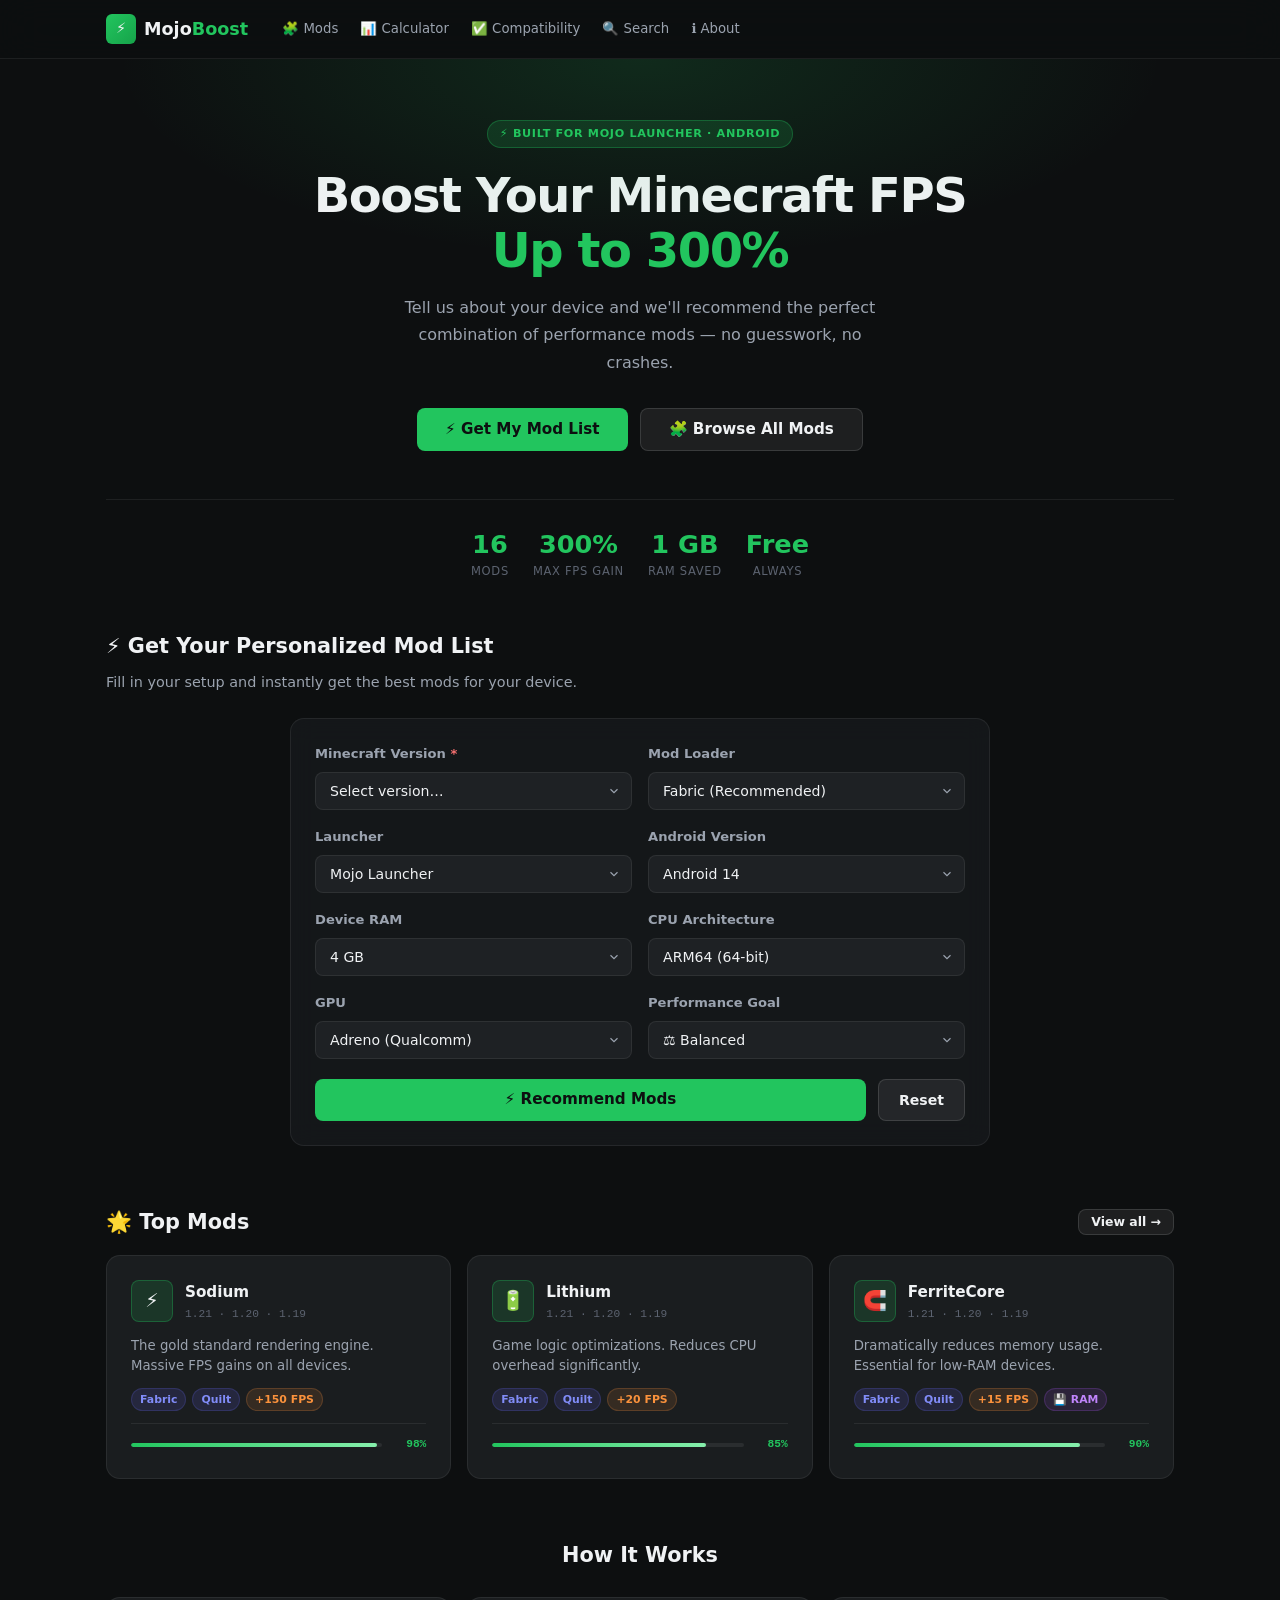
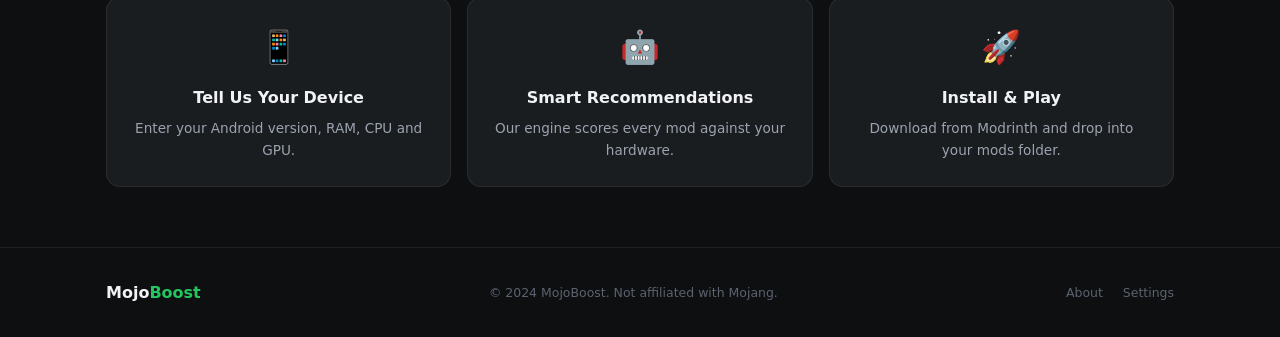
<file: index-3.html>
<!DOCTYPE html>
<html lang="en">
<head>
<meta charset="UTF-8"/>
<meta name="viewport" content="width=device-width,initial-scale=1"/>
<title>MojoBoost — Best Minecraft Performance Mods</title>
<meta name="theme-color" content="#22c55e"/>
<style>
*,*::before,*::after{box-sizing:border-box;margin:0;padding:0}
body{font-family:'Inter',system-ui,sans-serif;background:#0d0f10;color:#f0f2f4;line-height:1.6;-webkit-font-smoothing:antialiased}
a{color:inherit;text-decoration:none}
button{font-family:inherit;cursor:pointer;border:none;background:none}
select,input{font-family:inherit}
.container{width:100%;max-width:1100px;margin:0 auto;padding:0 16px}
.navbar{position:sticky;top:0;z-index:100;background:rgba(13,15,16,.92);border-bottom:1px solid rgba(255,255,255,.07);backdrop-filter:blur(20px)}
.navbar-inner{display:flex;align-items:center;height:58px;gap:12px}
.logo{display:flex;align-items:center;gap:8px;font-weight:800;font-size:1.1rem}
.logo-icon{width:30px;height:30px;background:linear-gradient(135deg,#22c55e,#16a34a);border-radius:6px;display:flex;align-items:center;justify-content:center;font-size:.9rem}
.logo-green{color:#22c55e}
.nav-links{display:flex;gap:2px;margin-left:12px}
.nav-link{padding:6px 10px;border-radius:6px;font-size:.83rem;font-weight:500;color:#9ba3af;transition:all .15s}
.nav-link:hover{color:#f0f2f4;background:rgba(255,255,255,.07)}
.spacer{flex:1}
.hero{text-align:center;padding:60px 0 50px;position:relative}
.hero::before{content:'';position:absolute;inset:0;background:radial-gradient(ellipse 70% 50% at 50% 0%,rgba(34,197,94,.15),transparent 70%);pointer-events:none}
.badge{display:inline-flex;align-items:center;gap:6px;background:rgba(34,197,94,.15);border:1px solid rgba(34,197,94,.3);color:#22c55e;font-size:.7rem;font-weight:600;letter-spacing:.06em;text-transform:uppercase;padding:4px 12px;border-radius:999px;margin-bottom:20px}
h1{font-size:clamp(1.8rem,5vw,3rem);font-weight:800;line-height:1.15;letter-spacing:-.03em;margin-bottom:16px}
h1 .green{color:#22c55e}
.hero-desc{font-size:1rem;color:#9ba3af;max-width:500px;margin:0 auto 32px;line-height:1.7}
.hero-btns{display:flex;justify-content:center;gap:12px;flex-wrap:wrap}
.stats-row{display:flex;justify-content:center;gap:24px;margin-top:48px;padding-top:32px;border-top:1px solid rgba(255,255,255,.07);flex-wrap:wrap}
.stat{text-align:center}
.stat-val{font-size:1.6rem;font-weight:800;color:#22c55e;line-height:1}
.stat-lbl{font-size:.72rem;color:#5c6370;margin-top:4px;text-transform:uppercase;letter-spacing:.06em}
.section{margin-bottom:60px}
.section-title{font-size:1.3rem;font-weight:700;margin-bottom:8px}
.section-sub{font-size:.9rem;color:#9ba3af;margin-bottom:24px}
.card{background:#1a1d1f;border:1px solid rgba(255,255,255,.07);border-radius:14px;padding:24px;transition:all .2s}
.card:hover{background:#202428;border-color:rgba(255,255,255,.12)}
.card-glass{background:rgba(26,29,31,.65);backdrop-filter:blur(12px)}
.grid2{display:grid;grid-template-columns:1fr 1fr;gap:16px}
.grid3{display:grid;grid-template-columns:repeat(3,1fr);gap:16px}
@media(max-width:700px){.grid2{grid-template-columns:1fr}.grid3{grid-template-columns:1fr}.nav-links{display:none}}
@media(max-width:900px){.grid3{grid-template-columns:1fr 1fr}}
.form-group{display:flex;flex-direction:column;gap:8px}
.form-label{font-size:.82rem;font-weight:600;color:#9ba3af}
.req{color:#f87171}
.form-select{width:100%;background:#1e2124;border:1px solid rgba(255,255,255,.07);border-radius:8px;color:#f0f2f4;font-size:.88rem;padding:10px 36px 10px 14px;appearance:none;-webkit-appearance:none;background-image:url("data:image/svg+xml,%3Csvg xmlns='http://www.w3.org/2000/svg' width='14' height='14' viewBox='0 0 24 24' fill='none' stroke='%239ba3af' stroke-width='2'%3E%3Cpath d='M6 9l6 6 6-6'/%3E%3C/svg%3E");background-repeat:no-repeat;background-position:right 10px center;cursor:pointer;transition:border-color .15s}
.form-select:focus{outline:none;border-color:#22c55e;box-shadow:0 0 0 3px rgba(34,197,94,.15)}
.form-select option{background:#1a1d1f}
.btn{display:inline-flex;align-items:center;justify-content:center;gap:8px;padding:10px 20px;border-radius:8px;font-size:.88rem;font-weight:600;line-height:1;transition:all .15s;white-space:nowrap;cursor:pointer;border:none}
.btn:active{transform:scale(.97)}
.btn-primary{background:#22c55e;color:#0d0f10}
.btn-primary:hover{background:#16a34a;box-shadow:0 0 20px rgba(34,197,94,.25)}
.btn-secondary{background:rgba(255,255,255,.07);color:#f0f2f4;border:1px solid rgba(255,255,255,.12)}
.btn-secondary:hover{background:rgba(255,255,255,.12)}
.btn-outline{background:transparent;color:#22c55e;border:1px solid rgba(34,197,94,.3)}
.btn-outline:hover{background:rgba(34,197,94,.1)}
.btn-lg{padding:13px 28px;font-size:.95rem}
.btn-sm{padding:6px 12px;font-size:.78rem}
.btn-full{width:100%}
.btn:disabled{opacity:.5;pointer-events:none}
.tag{display:inline-flex;align-items:center;padding:2px 8px;border-radius:999px;font-size:.68rem;font-weight:600;white-space:nowrap}
.tag-loader{background:rgba(99,102,241,.15);color:#818cf8;border:1px solid rgba(99,102,241,.2)}
.tag-fps{background:rgba(251,146,60,.12);color:#fb923c;border:1px solid rgba(251,146,60,.2)}
.tag-mem{background:rgba(168,85,247,.12);color:#c084fc;border:1px solid rgba(168,85,247,.2)}
.badge-green{display:inline-flex;padding:3px 9px;border-radius:999px;font-size:.68rem;font-weight:700;text-transform:uppercase;background:rgba(34,197,94,.15);color:#22c55e;border:1px solid rgba(34,197,94,.3)}
.badge-blue{display:inline-flex;padding:3px 9px;border-radius:999px;font-size:.68rem;font-weight:700;text-transform:uppercase;background:rgba(59,130,246,.15);color:#60a5fa;border:1px solid rgba(59,130,246,.2)}
.badge-orange{display:inline-flex;padding:3px 9px;border-radius:999px;font-size:.68rem;font-weight:700;text-transform:uppercase;background:rgba(251,146,60,.15);color:#fb923c;border:1px solid rgba(251,146,60,.2)}
.badge-gray{display:inline-flex;padding:3px 9px;border-radius:999px;font-size:.68rem;font-weight:700;text-transform:uppercase;background:rgba(255,255,255,.07);color:#9ba3af;border:1px solid rgba(255,255,255,.12)}
.mod-card{display:flex;flex-direction:column;gap:12px;cursor:pointer;position:relative;overflow:hidden}
.mod-card::before{content:'';position:absolute;top:0;left:0;right:0;height:2px;background:linear-gradient(90deg,#22c55e,transparent);opacity:0;transition:opacity .2s}
.mod-card:hover::before{opacity:1}
.mod-header{display:flex;align-items:flex-start;gap:12px}
.mod-icon{width:42px;height:42px;border-radius:8px;background:rgba(34,197,94,.15);border:1px solid rgba(34,197,94,.3);display:flex;align-items:center;justify-content:center;font-size:1.2rem;flex-shrink:0}
.mod-info{flex:1;min-width:0}
.mod-name{font-weight:700;font-size:.95rem;white-space:nowrap;overflow:hidden;text-overflow:ellipsis}
.mod-ver{font-size:.7rem;color:#5c6370;font-family:monospace;margin-top:2px}
.mod-desc{font-size:.83rem;color:#9ba3af;line-height:1.5;display:-webkit-box;-webkit-box-orient:vertical;-webkit-line-clamp:2;overflow:hidden}
.mod-tags{display:flex;flex-wrap:wrap;gap:6px}
.mod-footer{display:flex;align-items:center;gap:8px;padding-top:12px;border-top:1px solid rgba(255,255,255,.07);margin-top:auto}
.perf-bar{flex:1;height:4px;background:rgba(255,255,255,.07);border-radius:999px;overflow:hidden}
.perf-fill{height:100%;border-radius:999px;background:linear-gradient(90deg,#22c55e,#86efac)}
.perf-lbl{font-size:.7rem;color:#22c55e;font-weight:600;font-family:monospace;min-width:36px;text-align:right}
.fps-banner{background:rgba(34,197,94,.1);border:1px solid rgba(34,197,94,.25);border-radius:14px;padding:24px;margin-bottom:24px}
.fps-grid{display:grid;grid-template-columns:repeat(3,1fr);gap:16px;text-align:center}
.fps-val{font-size:1.6rem;font-weight:800;line-height:1}
.fps-lbl{font-size:.72rem;color:#5c6370;margin-top:4px;text-transform:uppercase;letter-spacing:.05em}
.note-card{border-radius:10px;padding:12px 16px;margin-bottom:12px;font-size:.87rem}
.note-warning{background:rgba(251,191,36,.08);border-left:3px solid #fbbf24}
.note-info{background:rgba(96,165,250,.08);border-left:3px solid #60a5fa}
.result-card{display:flex;flex-direction:column;gap:12px;position:relative;overflow:hidden}
.result-header{display:flex;align-items:center;gap:12px}
.result-footer{display:flex;align-items:center;gap:8px;padding-top:12px;border-top:1px solid rgba(255,255,255,.07)}
.dl-box{background:rgba(34,197,94,.07);border:1px solid rgba(34,197,94,.2);border-radius:14px;padding:20px;margin-bottom:24px}
.dl-list{display:flex;flex-direction:column;gap:6px;margin-top:14px;max-height:340px;overflow-y:auto}
.dl-item{display:flex;align-items:center;gap:10px;padding:9px 12px;background:#1a1d1f;border-radius:8px;font-size:.85rem;border:1px solid rgba(255,255,255,.06);transition:border-color .15s}
.dl-item:hover{border-color:rgba(34,197,94,.3)}
.footer{border-top:1px solid rgba(255,255,255,.07);padding:32px 0;margin-top:60px}
.footer-inner{display:flex;flex-direction:column;align-items:center;gap:16px;text-align:center}
@media(min-width:640px){.footer-inner{flex-direction:row;justify-content:space-between;text-align:left}}
.toast-container{position:fixed;bottom:24px;right:16px;z-index:9999;display:flex;flex-direction:column;gap:8px;pointer-events:none;max-width:320px;width:calc(100vw - 32px)}
.toast{display:flex;align-items:center;gap:12px;padding:12px 16px;background:#1a1d1f;border:1px solid rgba(255,255,255,.1);border-radius:10px;box-shadow:0 8px 32px rgba(0,0,0,.6);pointer-events:auto;font-size:.86rem;animation:toast-in .3s ease}
.toast-success{border-left:3px solid #22c55e}
.toast-info{border-left:3px solid #60a5fa}
.toast-warning{border-left:3px solid #fbbf24}
@keyframes toast-in{from{opacity:0;transform:translateY(10px)}to{opacity:1;transform:none}}
</style>
</head>
<body>
<nav class="navbar">
  <div class="container navbar-inner">
    <a href="index.html" class="logo"><div class="logo-icon">⚡</div><span>Mojo<span class="logo-green">Boost</span></span></a>
    <div class="nav-links">
      <a href="mods.html" class="nav-link">🧩 Mods</a>
      <a href="calculator.html" class="nav-link">📊 Calculator</a>
      <a href="compatibility.html" class="nav-link">✅ Compatibility</a>
      <a href="search.html" class="nav-link">🔍 Search</a>
      <a href="about.html" class="nav-link">ℹ️ About</a>
    </div>
    <div class="spacer"></div>
  </div>
</nav>

<div class="container">
  <div class="hero">
    <div class="badge">⚡ Built for Mojo Launcher · Android</div>
    <h1>Boost Your Minecraft FPS<br><span class="green">Up to 300%</span></h1>
    <p class="hero-desc">Tell us about your device and we'll recommend the perfect combination of performance mods — no guesswork, no crashes.</p>
    <div class="hero-btns">
      <button class="btn btn-primary btn-lg" onclick="document.getElementById('recommender').scrollIntoView({behavior:'smooth'})">⚡ Get My Mod List</button>
      <a href="mods.html" class="btn btn-secondary btn-lg">🧩 Browse All Mods</a>
    </div>
    <div class="stats-row">
      <div class="stat"><div class="stat-val">16</div><div class="stat-lbl">Mods</div></div>
      <div class="stat"><div class="stat-val">300%</div><div class="stat-lbl">Max FPS Gain</div></div>
      <div class="stat"><div class="stat-val">1 GB</div><div class="stat-lbl">RAM Saved</div></div>
      <div class="stat"><div class="stat-val">Free</div><div class="stat-lbl">Always</div></div>
    </div>
  </div>

  <div class="section" id="recommender">
    <h2 class="section-title">⚡ Get Your Personalized Mod List</h2>
    <p class="section-sub">Fill in your setup and instantly get the best mods for your device.</p>
    <div id="errBanner" style="display:none;background:rgba(239,68,68,.12);border:1px solid rgba(239,68,68,.25);border-radius:10px;padding:12px 16px;margin-bottom:16px;color:#f87171;font-size:.88rem"></div>

    <div class="card card-glass" style="max-width:700px;margin:0 auto">
      <div class="grid2" style="gap:16px">
        <div class="form-group">
          <label class="form-label">Minecraft Version <span class="req">*</span></label>
          <select class="form-select" id="r-version">
            <option value="">Select version…</option>
            <optgroup label="1.26.x (Future)">
              <option value="1.26.2">1.26.2</option>
              <option value="1.26.1">1.26.1</option>
              <option value="1.26">1.26</option>
            </optgroup>
            <optgroup label="1.25.x (Future)">
              <option value="1.25.2">1.25.2</option>
              <option value="1.25.1">1.25.1</option>
              <option value="1.25">1.25</option>
            </optgroup>
            <optgroup label="1.24.x (Future)">
              <option value="1.24.2">1.24.2</option>
              <option value="1.24.1">1.24.1</option>
              <option value="1.24">1.24</option>
            </optgroup>
            <optgroup label="1.23.x (Future)">
              <option value="1.23.2">1.23.2</option>
              <option value="1.23.1">1.23.1</option>
              <option value="1.23">1.23</option>
            </optgroup>
            <optgroup label="1.22.x (Future)">
              <option value="1.22.2">1.22.2</option>
              <option value="1.22.1">1.22.1</option>
              <option value="1.22">1.22</option>
            </optgroup>
            <optgroup label="1.21.x">
              <option value="1.21.11">1.21.11</option>
              <option value="1.21.10">1.21.10</option>
              <option value="1.21.9">1.21.9</option>
              <option value="1.21.8">1.21.8</option>
              <option value="1.21.7">1.21.7</option>
              <option value="1.21.6">1.21.6</option>
              <option value="1.21.5">1.21.5</option>
              <option value="1.21.4">1.21.4</option>
              <option value="1.21.3">1.21.3</option>
              <option value="1.21.2">1.21.2</option>
              <option value="1.21.1">1.21.1</option>
              <option value="1.21">1.21</option>
            </optgroup>
            <optgroup label="1.20.x">
              <option value="1.20.6">1.20.6</option>
              <option value="1.20.5">1.20.5</option>
              <option value="1.20.4">1.20.4</option>
              <option value="1.20.3">1.20.3</option>
              <option value="1.20.2">1.20.2</option>
              <option value="1.20.1">1.20.1</option>
              <option value="1.20">1.20</option>
            </optgroup>
            <optgroup label="1.19.x">
              <option value="1.19.4">1.19.4</option>
              <option value="1.19.3">1.19.3</option>
              <option value="1.19.2">1.19.2</option>
              <option value="1.19.1">1.19.1</option>
              <option value="1.19">1.19</option>
            </optgroup>
            <optgroup label="1.18.x">
              <option value="1.18.2">1.18.2</option>
              <option value="1.18.1">1.18.1</option>
              <option value="1.18">1.18</option>
            </optgroup>
            <optgroup label="Older">
              <option value="1.17">1.17.x</option>
              <option value="1.16">1.16.x</option>
              <option value="1.15">1.15.x</option>
              <option value="1.14">1.14.x</option>
              <option value="1.13">1.13.x</option>
              <option value="1.12">1.12.2</option>
              <option value="1.11">1.11.x</option>
              <option value="1.10">1.10.x</option>
              <option value="1.9">1.9.x</option>
              <option value="1.8">1.8.x</option>
              <option value="1.7">1.7.10</option>
            </optgroup>
          </select>
        </div>
        <div class="form-group">
          <label class="form-label">Mod Loader</label>
          <select class="form-select" id="r-loader">
            <option value="Fabric">Fabric (Recommended)</option>
            <option value="Quilt">Quilt</option>
            <option value="NeoForge">NeoForge</option>
            <option value="Forge">Forge</option>
          </select>
        </div>
        <div class="form-group">
          <label class="form-label">Launcher</label>
          <select class="form-select" id="r-launcher">
            <option value="Mojo Launcher">Mojo Launcher</option>
            <option value="PojavLauncher">PojavLauncher</option>
            <option value="Official Launcher">Official Launcher</option>
            <option value="Other">Other</option>
          </select>
        </div>
        <div class="form-group">
          <label class="form-label">Android Version</label>
          <select class="form-select" id="r-android">
            <option value="14">Android 14</option>
            <option value="13">Android 13</option>
            <option value="12">Android 12</option>
            <option value="11">Android 11</option>
            <option value="10">Android 10</option>
            <option value="9">Android 9</option>
            <option value="8">Android 8</option>
          </select>
        </div>
        <div class="form-group">
          <label class="form-label">Device RAM</label>
          <select class="form-select" id="r-ram">
            <option value="1">1 GB</option>
            <option value="2">2 GB</option>
            <option value="3">3 GB</option>
            <option value="4" selected>4 GB</option>
            <option value="6">6 GB</option>
            <option value="8">8 GB+</option>
          </select>
        </div>
        <div class="form-group">
          <label class="form-label">CPU Architecture</label>
          <select class="form-select" id="r-arch">
            <option value="arm64">ARM64 (64-bit)</option>
            <option value="arm32">ARM32 (32-bit)</option>
            <option value="x86">x86</option>
          </select>
        </div>
        <div class="form-group">
          <label class="form-label">GPU</label>
          <select class="form-select" id="r-gpu">
            <option value="Adreno">Adreno (Qualcomm)</option>
            <option value="Mali">Mali (Samsung/MediaTek)</option>
            <option value="PowerVR">PowerVR</option>
            <option value="Other">Other</option>
          </select>
        </div>
        <div class="form-group">
          <label class="form-label">Performance Goal</label>
          <select class="form-select" id="r-goal">
            <option value="Maximum FPS">🚀 Maximum FPS</option>
            <option value="Balanced" selected>⚖️ Balanced</option>
            <option value="Best Graphics">🎨 Best Graphics</option>
            <option value="Battery Saver">🔋 Battery Saver</option>
          </select>
        </div>
      </div>
      <div style="margin-top:20px;display:flex;gap:12px;flex-wrap:wrap">
        <button class="btn btn-primary btn-lg" id="runBtn" style="flex:1;min-width:180px">⚡ Recommend Mods</button>
        <button class="btn btn-secondary" onclick="document.getElementById('results').style.display='none'">Reset</button>
      </div>
    </div>

    <div id="results" style="display:none;margin-top:32px">
      <!-- FPS Banner -->
      <div class="fps-banner">
        <div class="fps-grid">
          <div><div class="fps-val" id="r-before" style="color:#9ba3af">—</div><div class="fps-lbl">Before Mods</div></div>
          <div><div class="fps-val" id="r-after" style="color:#22c55e">—</div><div class="fps-lbl">After Mods</div></div>
          <div><div class="fps-val" id="r-pct" style="color:#22c55e">—</div><div class="fps-lbl">Improvement</div></div>
        </div>
      </div>

      <!-- Notes -->
      <div id="r-notes"></div>

      <!-- Download All Box -->
      <div class="dl-box" id="dlBox" style="display:none">
        <div style="display:flex;align-items:flex-start;justify-content:space-between;flex-wrap:wrap;gap:12px">
          <div>
            <div style="font-weight:700;font-size:1.05rem;margin-bottom:4px">⬇ Download All Recommended Mods</div>
            <div style="font-size:.82rem;color:#9ba3af" id="dlCount"></div>
          </div>
          <button class="btn btn-primary" id="dlAllBtn">⬇ Open All Pages</button>
        </div>
        <div class="dl-list" id="dlList"></div>
      </div>

      <!-- Essential -->
      <div id="r-essential" style="display:none;margin-top:8px">
        <h3 style="font-weight:700;font-size:1.1rem;margin-bottom:16px;color:#22c55e">🟢 Essential Mods</h3>
        <div class="grid3" id="r-essential-grid"></div>
      </div>

      <!-- Recommended -->
      <div id="r-recommended" style="display:none;margin-top:32px">
        <h3 style="font-weight:700;font-size:1.1rem;margin-bottom:16px;color:#60a5fa">🔵 Recommended Mods</h3>
        <div class="grid3" id="r-recommended-grid"></div>
      </div>

      <!-- Optional -->
      <div id="r-optional" style="display:none;margin-top:32px">
        <h3 style="font-weight:700;font-size:1.1rem;margin-bottom:16px;color:#fb923c">🟠 Optional Mods</h3>
        <div class="grid3" id="r-optional-grid"></div>
      </div>

      <!-- Also Consider -->
      <div id="r-extra" style="display:none;margin-top:32px">
        <h3 style="font-weight:700;font-size:1.1rem;margin-bottom:16px;color:#9ba3af">⚪ Also Consider</h3>
        <div class="grid3" id="r-extra-grid"></div>
      </div>
    </div>
  </div>

  <div class="section">
    <div style="display:flex;align-items:center;justify-content:space-between;margin-bottom:16px">
      <h2 class="section-title" style="margin:0">🌟 Top Mods</h2>
      <a href="mods.html" class="btn btn-secondary btn-sm">View all →</a>
    </div>
    <div class="grid3" id="featuredGrid"></div>
  </div>

  <div class="section">
    <h2 class="section-title" style="text-align:center;margin-bottom:24px">How It Works</h2>
    <div class="grid3">
      <div class="card" style="text-align:center"><div style="font-size:2rem;margin-bottom:12px">📱</div><div style="font-weight:700;margin-bottom:8px">Tell Us Your Device</div><p style="font-size:.85rem;color:#9ba3af">Enter your Android version, RAM, CPU and GPU.</p></div>
      <div class="card" style="text-align:center"><div style="font-size:2rem;margin-bottom:12px">🤖</div><div style="font-weight:700;margin-bottom:8px">Smart Recommendations</div><p style="font-size:.85rem;color:#9ba3af">Our engine scores every mod against your hardware.</p></div>
      <div class="card" style="text-align:center"><div style="font-size:2rem;margin-bottom:12px">🚀</div><div style="font-weight:700;margin-bottom:8px">Install & Play</div><p style="font-size:.85rem;color:#9ba3af">Download from Modrinth and drop into your mods folder.</p></div>
    </div>
  </div>
</div>

<footer class="footer">
  <div class="container footer-inner">
    <span style="font-weight:800">Mojo<span style="color:#22c55e">Boost</span></span>
    <span style="font-size:.78rem;color:#5c6370">© 2024 MojoBoost. Not affiliated with Mojang.</span>
    <div style="display:flex;gap:20px"><a href="about.html" style="font-size:.78rem;color:#5c6370">About</a><a href="settings.html" style="font-size:.78rem;color:#5c6370">Settings</a></div>
  </div>
</footer>
<div class="toast-container" id="toasts"></div>

<script>
// ── ALL 16 MODS ──────────────────────────────────────────────
var MODS=[
{id:"sodium",name:"Sodium",icon:"⚡",short:"The gold standard rendering engine. Massive FPS gains on all devices.",versions:["1.16","1.17","1.18","1.19","1.20","1.21"],loaders:["Fabric","Quilt","NeoForge"],cat:"rendering",perf:98,memMB:-64,fpsAvg:150,arm64:true,arm32:true,x86:true,minAndroid:8,minRAM:1,pop:99,url:"https://modrinth.com/mod/sodium",featured:true},
{id:"lithium",name:"Lithium",icon:"🔋",short:"Game logic optimizations. Reduces CPU overhead significantly.",versions:["1.16","1.17","1.18","1.19","1.20","1.21"],loaders:["Fabric","Quilt"],cat:"logic",perf:85,memMB:-32,fpsAvg:20,arm64:true,arm32:true,x86:true,minAndroid:8,minRAM:1,pop:95,url:"https://modrinth.com/mod/lithium",featured:true},
{id:"ferritecore",name:"FerriteCore",icon:"🧲",short:"Dramatically reduces memory usage. Essential for low-RAM devices.",versions:["1.16","1.17","1.18","1.19","1.20","1.21"],loaders:["Fabric","Quilt","Forge","NeoForge"],cat:"memory",perf:90,memMB:-512,fpsAvg:15,arm64:true,arm32:true,x86:true,minAndroid:8,minRAM:1,pop:93,url:"https://modrinth.com/mod/ferrite-core",featured:true},
{id:"modernfix",name:"ModernFix",icon:"🔧",short:"Fixes performance bugs. Faster world loading and startup.",versions:["1.16","1.17","1.18","1.19","1.20","1.21"],loaders:["Fabric","Forge","NeoForge"],cat:"general",perf:88,memMB:-256,fpsAvg:30,arm64:true,arm32:true,x86:true,minAndroid:8,minRAM:1,pop:88,url:"https://modrinth.com/mod/modernfix",featured:true},
{id:"immediatelyfast",name:"ImmediatelyFast",icon:"🖥️",short:"Optimizes immediate-mode rendering. Huge gains in UI and entities.",versions:["1.18","1.19","1.20","1.21"],loaders:["Fabric","Quilt","NeoForge"],cat:"rendering",perf:82,memMB:-16,fpsAvg:40,arm64:true,arm32:false,x86:true,minAndroid:10,minRAM:2,pop:85,url:"https://modrinth.com/mod/immediatelyfast",featured:false},
{id:"entityculling",name:"EntityCulling",icon:"👁️",short:"Skips rendering entities you cannot see. Massive FPS boost in crowds.",versions:["1.16","1.17","1.18","1.19","1.20","1.21"],loaders:["Fabric","Quilt","Forge","NeoForge"],cat:"rendering",perf:87,memMB:-8,fpsAvg:35,arm64:true,arm32:true,x86:true,minAndroid:8,minRAM:1,pop:86,url:"https://modrinth.com/mod/entityculling",featured:false},
{id:"dynamicfps",name:"Dynamic FPS",icon:"🔋",short:"Reduces FPS when unfocused. Saves battery life on mobile.",versions:["1.14","1.16","1.17","1.18","1.19","1.20","1.21"],loaders:["Fabric","Quilt"],cat:"battery",perf:75,memMB:0,fpsAvg:5,arm64:true,arm32:true,x86:true,minAndroid:8,minRAM:1,pop:80,url:"https://modrinth.com/mod/dynamic-fps",featured:false},
{id:"noisium",name:"Noisium",icon:"🌍",short:"Speeds up world generation noise. Faster chunk loading.",versions:["1.20","1.21"],loaders:["Fabric","Quilt"],cat:"worldgen",perf:78,memMB:0,fpsAvg:12,arm64:true,arm32:false,x86:true,minAndroid:10,minRAM:2,pop:72,url:"https://modrinth.com/mod/noisium",featured:false},
{id:"krypton",name:"Krypton",icon:"🌐",short:"Optimizes networking stack. Lower latency in multiplayer.",versions:["1.16","1.17","1.18","1.19","1.20","1.21"],loaders:["Fabric","Quilt"],cat:"network",perf:70,memMB:0,fpsAvg:8,arm64:true,arm32:true,x86:true,minAndroid:8,minRAM:1,pop:76,url:"https://modrinth.com/mod/krypton",featured:false},
{id:"memoryleakfix",name:"Memory Leak Fix",icon:"🩹",short:"Patches memory leaks. Prevents crashes on long sessions.",versions:["1.14","1.16","1.17","1.18","1.19","1.20","1.21"],loaders:["Fabric","Quilt","Forge","NeoForge"],cat:"memory",perf:83,memMB:-128,fpsAvg:10,arm64:true,arm32:true,x86:true,minAndroid:8,minRAM:1,pop:84,url:"https://modrinth.com/mod/memoryleakfix",featured:false},
{id:"c2me",name:"C2ME",icon:"🔄",short:"Concurrent chunk loading across multiple CPU cores.",versions:["1.18","1.19","1.20","1.21"],loaders:["Fabric","Quilt"],cat:"worldgen",perf:80,memMB:64,fpsAvg:25,arm64:true,arm32:false,x86:true,minAndroid:10,minRAM:3,pop:77,url:"https://modrinth.com/mod/c2me-fabric",featured:false},
{id:"moreculling",name:"More Culling",icon:"🎯",short:"Advanced block face culling. Reduces draw calls significantly.",versions:["1.18","1.19","1.20","1.21"],loaders:["Fabric","Quilt"],cat:"rendering",perf:79,memMB:-16,fpsAvg:20,arm64:true,arm32:true,x86:true,minAndroid:9,minRAM:2,pop:74,url:"https://modrinth.com/mod/moreculling",featured:false},
{id:"ebe",name:"Enhanced Block Entities",icon:"📦",short:"Renders chests as baked models. Huge FPS boost near storage.",versions:["1.16","1.17","1.18","1.19","1.20"],loaders:["Fabric","Quilt"],cat:"rendering",perf:84,memMB:0,fpsAvg:45,arm64:true,arm32:true,x86:true,minAndroid:8,minRAM:1,pop:82,url:"https://modrinth.com/mod/ebe",featured:false},
{id:"fastquit",name:"FastQuit",icon:"🚪",short:"Return to title instantly while world saves in background.",versions:["1.18","1.19","1.20","1.21"],loaders:["Fabric","Quilt"],cat:"utility",perf:60,memMB:0,fpsAvg:0,arm64:true,arm32:true,x86:true,minAndroid:8,minRAM:1,pop:71,url:"https://modrinth.com/mod/fastquit",featured:false},
{id:"clumps",name:"Clumps",icon:"✨",short:"Groups XP orbs together. Reduces entity count and boosts FPS.",versions:["1.12","1.16","1.17","1.18","1.19","1.20","1.21"],loaders:["Fabric","Quilt","Forge","NeoForge"],cat:"logic",perf:72,memMB:-16,fpsAvg:20,arm64:true,arm32:true,x86:true,minAndroid:8,minRAM:1,pop:79,url:"https://modrinth.com/mod/clumps",featured:false},
{id:"spark",name:"Spark",icon:"🔍",short:"Performance profiler. Find exactly what is causing lag.",versions:["1.8","1.12","1.16","1.17","1.18","1.19","1.20","1.21"],loaders:["Fabric","Quilt","Forge","NeoForge"],cat:"utility",perf:55,memMB:8,fpsAvg:0,arm64:true,arm32:true,x86:true,minAndroid:8,minRAM:1,pop:83,url:"https://modrinth.com/mod/spark",featured:false}
];

function toast(msg,type){
  var icons={success:"✅",error:"❌",warning:"⚠️",info:"ℹ️"};
  var c=document.getElementById("toasts");
  var t=document.createElement("div");
  t.className="toast toast-"+(type||"info");
  t.innerHTML="<span>"+icons[type||"info"]+"</span><span style='flex:1'>"+msg+"</span>";
  c.appendChild(t);
  setTimeout(function(){t.remove()},3500);
}

function modCard(mod){
  var fps=mod.fpsAvg>0?"+"+mod.fpsAvg+" FPS":"Utility";
  return '<div class="card mod-card" onclick="location.href=\'mod-detail.html?id='+mod.id+'\'">'+
    '<div class="mod-header"><div class="mod-icon">'+mod.icon+'</div>'+
    '<div class="mod-info"><div class="mod-name">'+mod.name+'</div>'+
    '<div class="mod-ver">'+mod.versions.slice(-3).reverse().join(" · ")+'</div></div></div>'+
    '<p class="mod-desc">'+mod.short+'</p>'+
    '<div class="mod-tags">'+mod.loaders.slice(0,2).map(function(l){return'<span class="tag tag-loader">'+l+"</span>"}).join("")+
    '<span class="tag tag-fps">'+fps+"</span>"+(mod.memMB<-100?'<span class="tag tag-mem">💾 RAM</span>':"")+"</div>"+
    '<div class="mod-footer"><div class="perf-bar"><div class="perf-fill" style="width:'+mod.perf+'%"></div></div>'+
    '<span class="perf-lbl">'+mod.perf+"%</span></div></div>"
}

function resultCard(r){
  var badges={essential:"badge-green",recommended:"badge-blue",optional:"badge-orange",extra:"badge-gray"};
  var labels={essential:"Essential",recommended:"Recommended",optional:"Optional",extra:"Extra"};
  return '<div class="card result-card">'+
    '<div class="result-header"><div class="mod-icon">'+r.mod.icon+'</div>'+
    '<div class="mod-info"><div class="mod-name">'+r.mod.name+'</div>'+
    '<div class="mod-ver">'+r.mod.loaders.join(" · ")+"</div></div>"+
    '<span class="'+badges[r.priority]+'">'+labels[r.priority]+"</span></div>"+
    '<p class="mod-desc">'+r.mod.short+"</p>"+
    '<div class="mod-tags">'+r.reasons.slice(0,2).map(function(x){return'<span class="tag tag-fps">✓ '+x+"</span>"}).join("")+"</div>"+
    '<div class="result-footer"><div class="perf-bar"><div class="perf-fill" style="width:'+r.mod.perf+'%"></div></div>'+
    '<a href="'+r.mod.url+'" target="_blank" rel="noopener" onclick="event.stopPropagation()" class="btn btn-outline btn-sm">Download ↗</a></div></div>'
}

function recommend(cfg){
  var ver=cfg.version,loader=cfg.loader,ram=parseInt(cfg.ram)||4,
      arch=cfg.arch,android=parseInt(cfg.android)||12,goal=cfg.goal,gpu=cfg.gpu;
  var results=[],notes=[],warnings=[];

  if(cfg.launcher==="Mojo Launcher")
    notes.push({type:"info",text:"✅ Mojo Launcher has excellent Fabric support. All Fabric mods below are fully compatible."});
  if(cfg.launcher==="Official Launcher")
    warnings.push({type:"warning",text:"⚠️ The Official Bedrock launcher does not support Fabric/Forge mods. You need Java Edition."});
  if(ram<=2)
    warnings.push({type:"warning",text:"⚠️ Low RAM ("+ram+" GB) detected. Keep render distance at 6 or lower and close background apps."});
  if(arch==="arm32")
    warnings.push({type:"warning",text:"⚠️ ARM32 device detected. A few mods that require 64-bit have been marked incompatible."});

  MODS.forEach(function(mod){
    // Version check — be generous, include mods that support nearby versions
    var major=ver.split(".").slice(0,2).join(".");
    var majorNum=parseFloat(major);
    var supported=mod.versions.some(function(v){
      var vNum=parseFloat(v);
      // exact match OR within 0.1 version range
      return v===major||ver.startsWith(v)||major.startsWith(v)||Math.abs(vNum-majorNum)<0.15;
    });

    // Loader check
    var loaderOk=mod.loaders.includes(loader);

    // For older versions without Fabric, fall back to Forge
    if(!loaderOk&&(loader==="Fabric"||loader==="Quilt")&&majorNum<=1.12){
      loaderOk=mod.loaders.includes("Forge");
    }

    // Hard incompatibility checks
    var incompatible=false;
    var incompatReason="";
    if(arch==="arm32"&&!mod.arm32){incompatible=true;incompatReason="Requires 64-bit"}
    if(android<mod.minAndroid){incompatible=true;incompatReason="Needs Android "+mod.minAndroid+"+"}
    if(ram<mod.minRAM){incompatible=true;incompatReason="Needs "+mod.minRAM+"GB+ RAM"}
    if(ram<=2&&mod.memMB>32){incompatible=true;incompatReason="Too heavy for "+ram+"GB RAM"}

    // Score the mod
    var score=0,reasons=[];
    score+=mod.perf*0.4;
    score+=mod.pop*0.08;

    if(goal==="Maximum FPS"){
      score+=mod.fpsAvg*0.5;
      if(mod.cat==="rendering"){score+=22;reasons.push("Rendering optimizer")}
      if(mod.cat==="memory"){score+=16;reasons.push("Frees memory for FPS")}
      if(mod.cat==="logic"){score+=13;reasons.push("Reduces CPU overhead")}
      if(mod.cat==="worldgen"){score+=10;reasons.push("Faster chunk loading")}
      if(mod.cat==="general"){score+=12;reasons.push("General performance boost")}
      if(mod.memMB<0)score+=12;
    }else if(goal==="Balanced"){
      score+=mod.fpsAvg*0.3;
      if(mod.cat==="rendering")score+=16;
      if(mod.cat==="memory")score+=16;
      if(mod.cat==="battery")score+=12;
      if(mod.cat==="logic")score+=12;
      if(mod.cat==="general")score+=10;
      if(mod.cat==="network")score+=8;
      if(mod.memMB<0)score+=10;
    }else if(goal==="Best Graphics"){
      score+=mod.fpsAvg*0.2;
      if(mod.cat==="rendering"){score+=22;reasons.push("Improves visual rendering")}
      if(mod.id==="ebe"||mod.id==="immediatelyfast")score+=15;
      if(mod.cat==="memory"){score+=10;reasons.push("Stable memory for better graphics")}
    }else if(goal==="Battery Saver"){
      score+=mod.fpsAvg*0.05;
      if(mod.cat==="battery"){score+=32;reasons.push("Reduces power consumption")}
      if(mod.cat==="memory"){score+=22;reasons.push("Less RAM = less heat")}
      if(mod.memMB<0)score+=16;
      if(mod.cat==="rendering")score+=8;
    }

    if(gpu==="Adreno"&&mod.id==="sodium"){score+=12;reasons.push("Excellent Adreno GPU support")}
    if(gpu==="Mali"&&mod.id==="sodium"){score+=10;reasons.push("Good Mali GPU support")}
    if(ram<=2&&mod.memMB<-100){score+=22;reasons.push("Critical for low-RAM device")}
    if(mod.featured)score+=6;
    score=Math.round(score);

    if(reasons.length===0){
      if(mod.fpsAvg>30)reasons.push("+"+mod.fpsAvg+" FPS on average");
      else if(mod.memMB<0)reasons.push("Saves ~"+Math.abs(mod.memMB)+" MB RAM");
      else reasons.push("Improves overall performance");
    }

    // Assign priority — always include all compatible mods
    var priority;
    if(incompatible){
      priority="incompatible";
    }else if(!supported||!loaderOk){
      priority="incompatible";
    }else if(score>80){
      priority="essential";
    }else if(score>60){
      priority="recommended";
    }else if(score>35){
      priority="optional";
    }else{
      priority="extra";
    }

    results.push({mod:mod,score:score,reasons:reasons,priority:priority,
      incompatReason:incompatReason});
  });

  results.sort(function(a,b){return b.score-a.score});

  var ess=results.filter(function(r){return r.priority==="essential"});
  var rec=results.filter(function(r){return r.priority==="recommended"});
  var opt=results.filter(function(r){return r.priority==="optional"});
  var ext=results.filter(function(r){return r.priority==="extra"});
  var compatible=results.filter(function(r){return r.priority!=="incompatible"});

  // GUARANTEE at least 15 mods show — promote extras if needed
  while(compatible.length>=1 && (ess.length+rec.length+opt.length+ext.length)<15){
    // Already showing all compatible mods, nothing to promote
    break;
  }
  // If we have fewer than 15, promote extras to optional
  if(ess.length+rec.length+opt.length < 10 && ext.length>0){
    ext.forEach(function(r){r.priority="optional"});
    opt=opt.concat(ext);
    ext=[];
  }

  var baseFPS=ram>=6?30:ram>=4?22:ram>=3?18:15;
  var totalGain=0;
  compatible.forEach(function(r,i){totalGain+=r.mod.fpsAvg*Math.pow(0.75,i)});
  var mult=goal==="Maximum FPS"?1.2:goal==="Battery Saver"?0.7:goal==="Best Graphics"?0.9:1;
  var afterFPS=Math.min(Math.round((baseFPS+totalGain)*mult),144);
  var pct=Math.round((afterFPS-baseFPS)/baseFPS*100);

  return{essential:ess,recommended:rec,optional:opt,extra:ext,
    all:compatible,notes:notes,warnings:warnings,fps:{before:baseFPS,after:afterFPS,pct:pct}};
}

document.addEventListener("DOMContentLoaded",function(){
  document.getElementById("featuredGrid").innerHTML=
    MODS.filter(function(m){return m.featured}).slice(0,3).map(modCard).join("");

  document.getElementById("runBtn").addEventListener("click",function(){
    var ver=document.getElementById("r-version").value;
    var err=document.getElementById("errBanner");
    if(!ver){err.style.display="block";err.textContent="Please select a Minecraft version first.";return}
    err.style.display="none";
    var btn=this;
    btn.textContent="⏳ Analyzing…";
    btn.disabled=true;

    setTimeout(function(){
      try{
        var res=recommend({
          version:ver,
          loader:document.getElementById("r-loader").value,
          launcher:document.getElementById("r-launcher").value,
          android:document.getElementById("r-android").value,
          ram:document.getElementById("r-ram").value,
          arch:document.getElementById("r-arch").value,
          gpu:document.getElementById("r-gpu").value,
          goal:document.getElementById("r-goal").value
        });

        document.getElementById("r-before").textContent=res.fps.before+" FPS";
        document.getElementById("r-after").textContent=res.fps.after+" FPS";
        document.getElementById("r-pct").textContent="+"+res.fps.pct+"%";

        document.getElementById("r-notes").innerHTML=
          res.warnings.concat(res.notes).map(function(n){
            return'<div class="note-card note-'+n.type+'">'+n.text+"</div>"
          }).join("");

        function fill(id,data){
          var sec=document.getElementById("r-"+id);
          var grid=document.getElementById("r-"+id+"-grid");
          if(data&&data.length>0){
            grid.innerHTML=data.map(resultCard).join("");
            sec.style.display="block";
          }else{
            sec.style.display="none";
          }
        }

        fill("essential",res.essential);
        fill("recommended",res.recommended);
        fill("optional",res.optional);
        fill("extra",res.extra);

        // Download All — shows every compatible mod
        var allMods=res.all;
        if(allMods.length>0){
          document.getElementById("dlBox").style.display="block";
          document.getElementById("dlCount").textContent=
            allMods.length+" mods found for your setup. Click each to download, or tap Open All Pages.";

          document.getElementById("dlList").innerHTML=allMods.map(function(r,i){
            var badge=r.priority==="essential"?"🟢":r.priority==="recommended"?"🔵":r.priority==="optional"?"🟠":"⚪";
            return '<a href="'+r.mod.url+'" target="_blank" rel="noopener" class="dl-item">'+
              '<span style="font-size:1rem">'+r.mod.icon+'</span>'+
              '<span style="font-weight:600;flex:1">'+r.mod.name+'</span>'+
              '<span style="font-size:.72rem;color:#9ba3af;margin-right:8px">'+badge+' '+r.priority+'</span>'+
              '<span style="font-size:.75rem;color:#22c55e;font-weight:600">Open ↗</span>'+
            '</a>'
          }).join("");

          // Open All Downloads — opens each in sequence
          document.getElementById("dlAllBtn").onclick=function(){
            toast("Opening "+allMods.length+" download pages…","info");
            allMods.forEach(function(r,i){
              setTimeout(function(){
                window.open(r.mod.url,"_blank","noopener,noreferrer");
              },i*900);
            });
          };
        }

        document.getElementById("results").style.display="block";
        document.getElementById("results").scrollIntoView({behavior:"smooth"});
        toast("Found "+res.all.length+" compatible mods!","success");

      }catch(e){
        err.style.display="block";
        err.textContent="Error: "+e.message;
        console.error(e);
      }
      btn.textContent="⚡ Recommend Mods";
      btn.disabled=false;
    },300);
  });
});
</script>
</body>
</html>
</file>
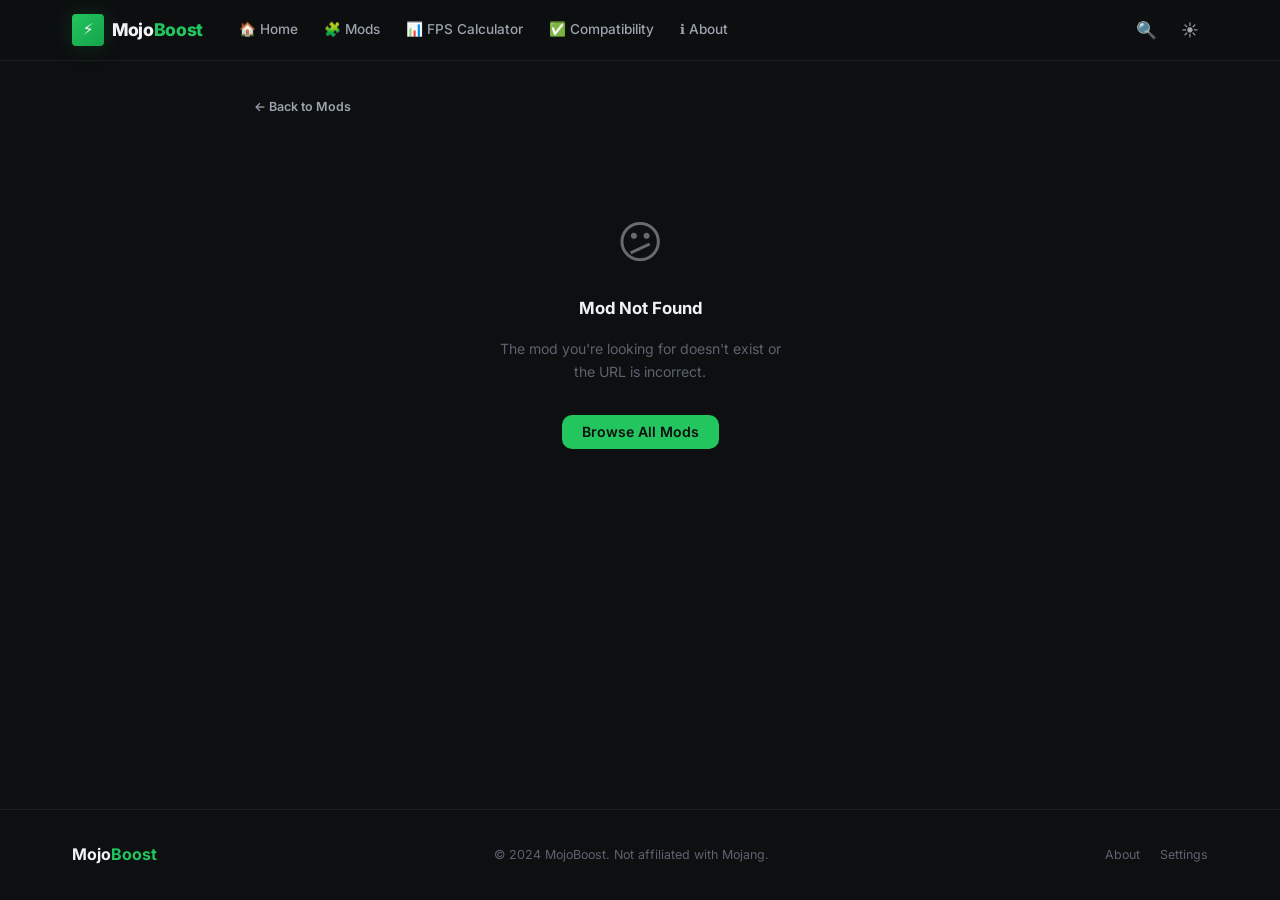
<file: mod-detail.html>
<!DOCTYPE html>
<html lang="en">
<head>
<meta charset="UTF-8"/>
<meta name="viewport" content="width=device-width,initial-scale=1"/>
<title>Mod Detail — MojoBoost</title>
<meta name="description" content="Detailed information, installation guide, and compatibility for this Minecraft performance mod."/>
<meta name="theme-color" content="#22c55e"/>
<link rel="manifest" href="manifest.json"/>
<link rel="stylesheet" href="css/main.css"/>
<link rel="stylesheet" href="css/animations.css"/>
</head>
<body>
<div class="page-wrapper">

<nav class="navbar" role="navigation">
  <div class="container navbar-inner">
    <a href="index.html" class="nav-logo">
      <div class="logo-icon">⚡</div>
      <span class="logo-text">Mojo<span class="logo-boost">Boost</span></span>
    </a>
    <div class="nav-links">
      <a href="index.html"         class="nav-link">🏠 Home</a>
      <a href="mods.html"          class="nav-link">🧩 Mods</a>
      <a href="calculator.html"    class="nav-link">📊 FPS Calculator</a>
      <a href="compatibility.html" class="nav-link">✅ Compatibility</a>
      <a href="about.html"         class="nav-link">ℹ️ About</a>
    </div>
    <div class="nav-spacer"></div>
    <div class="nav-actions">
      <button class="nav-btn" id="navSearchBtn" aria-label="Search">🔍</button>
      <button class="nav-btn" id="themeToggle" aria-label="Toggle theme">☀️</button>
      <button class="nav-btn nav-menu-btn" id="menuBtn" aria-label="Open menu">☰</button>
    </div>
  </div>
</nav>

<div class="mobile-drawer" id="mobileDrawer" role="dialog" aria-modal="true">
  <div class="drawer-backdrop" id="drawerBackdrop"></div>
  <div class="drawer-panel">
    <div class="drawer-header">
      <span class="font-bold">Menu</span>
      <button class="drawer-close" id="drawerClose">✕</button>
    </div>
    <a href="index.html"         class="drawer-nav-link"><span class="drawer-nav-icon">🏠</span>Home</a>
    <a href="mods.html"          class="drawer-nav-link"><span class="drawer-nav-icon">🧩</span>Browse Mods</a>
    <a href="calculator.html"    class="drawer-nav-link"><span class="drawer-nav-icon">📊</span>FPS Calculator</a>
    <a href="compatibility.html" class="drawer-nav-link"><span class="drawer-nav-icon">✅</span>Compatibility</a>
    <a href="search.html"        class="drawer-nav-link"><span class="drawer-nav-icon">🔍</span>Search</a>
    <a href="settings.html"      class="drawer-nav-link"><span class="drawer-nav-icon">⚙️</span>Settings</a>
    <a href="about.html"         class="drawer-nav-link"><span class="drawer-nav-icon">ℹ️</span>About</a>
  </div>
</div>

<main class="main-content">
<div class="container" style="max-width:860px">

  <a href="mods.html" class="btn btn-ghost btn-sm mb-6" style="display:inline-flex">← Back to Mods</a>

  <!-- Loading state -->
  <div id="loadingState" style="padding:var(--sp-16);text-align:center">
    <div class="spinner spinner-lg" style="margin:auto"></div>
    <p class="text-muted mt-4">Loading mod…</p>
  </div>

  <!-- Mod detail content -->
  <div id="modDetail" class="hidden">

    <!-- Header card -->
    <div class="card" style="margin-bottom:var(--sp-6)">
      <div style="display:flex;align-items:flex-start;gap:var(--sp-4);flex-wrap:wrap;">
        <div class="mod-icon" style="width:64px;height:64px;font-size:2rem;flex-shrink:0" id="dIcon"></div>
        <div style="flex:1;min-width:200px">
          <div style="display:flex;align-items:center;gap:var(--sp-3);flex-wrap:wrap;margin-bottom:var(--sp-2)">
            <h1 style="font-size:1.6rem;font-weight:800" id="dName"></h1>
            <span class="badge badge-green" id="dCategory"></span>
          </div>
          <p style="color:var(--text-secondary);line-height:1.6" id="dShortDesc"></p>
          <div class="mod-tags mt-4" id="dLoaderTags"></div>
        </div>
        <div style="display:flex;flex-direction:column;gap:var(--sp-2);align-items:flex-end">
          <button class="btn btn-primary" id="dDownload" target="_blank" rel="noopener">⬇ Download</button>
          <button class="btn btn-secondary btn-sm" id="dFav">🤍 Save</button>
        </div>
      </div>
    </div>

    <!-- Stats row -->
    <div class="grid-4" style="margin-bottom:var(--sp-6)">
      <div class="card card-sm" style="text-align:center">
        <div class="stat-value text-sm" id="dFpsGain" style="font-size:1.3rem"></div>
        <div class="stat-label">Avg FPS Gain</div>
      </div>
      <div class="card card-sm" style="text-align:center">
        <div class="stat-value" id="dPerfRating" style="font-size:1.3rem"></div>
        <div class="stat-label">Performance</div>
      </div>
      <div class="card card-sm" style="text-align:center">
        <div class="stat-value" id="dMemory" style="font-size:1.3rem"></div>
        <div class="stat-label">Memory Impact</div>
      </div>
      <div class="card card-sm" style="text-align:center">
        <div class="stat-value" id="dPopularity" style="font-size:1.3rem"></div>
        <div class="stat-label">Popularity</div>
      </div>
    </div>

    <!-- Performance bar -->
    <div class="card" style="margin-bottom:var(--sp-6)">
      <h2 style="font-weight:700;margin-bottom:var(--sp-4)">📊 Performance Rating</h2>
      <div style="display:flex;flex-direction:column;gap:var(--sp-4)">
        <div>
          <div class="flex-between mb-4" style="margin-bottom:var(--sp-2)">
            <span class="text-secondary text-sm">Overall Performance</span>
            <span class="text-accent font-mono font-bold" id="dPerfPct"></span>
          </div>
          <div class="progress-bar"><div class="progress-fill" id="dPerfBar" style="width:0%"></div></div>
        </div>
        <div>
          <div class="flex-between" style="margin-bottom:var(--sp-2)">
            <span class="text-secondary text-sm">FPS Improvement (avg)</span>
            <span class="text-accent font-mono font-bold" id="dFpsPct"></span>
          </div>
          <div class="progress-bar"><div class="progress-fill" id="dFpsBar" style="width:0%;background:linear-gradient(90deg,#fb923c,#fbbf24)"></div></div>
        </div>
      </div>
    </div>

    <!-- Tabs -->
    <div class="tabs-wrapper">
      <div class="tabs" id="detailTabs" style="margin-bottom:var(--sp-5)">
        <button class="tab-btn active" data-tab="tab-info">📋 Info</button>
        <button class="tab-btn" data-tab="tab-install">🔧 Install</button>
        <button class="tab-btn" data-tab="tab-compat">✅ Compatibility</button>
        <button class="tab-btn" data-tab="tab-versions">🗂 Versions</button>
      </div>

      <div id="tab-info" class="tab-panel active">
        <div class="card">
          <h2 style="font-weight:700;margin-bottom:var(--sp-4)">About this Mod</h2>
          <p style="color:var(--text-secondary);line-height:1.7" id="dDescription"></p>
          <div class="divider"></div>
          <div class="grid-2" style="gap:var(--sp-4)">
            <div>
              <div class="text-xs text-muted" style="margin-bottom:4px;text-transform:uppercase;letter-spacing:.05em">FPS Range</div>
              <div class="font-mono font-bold text-accent" id="dFpsRange"></div>
            </div>
            <div>
              <div class="text-xs text-muted" style="margin-bottom:4px;text-transform:uppercase;letter-spacing:.05em">Min Android</div>
              <div class="font-mono font-bold" id="dMinAndroid"></div>
            </div>
            <div>
              <div class="text-xs text-muted" style="margin-bottom:4px;text-transform:uppercase;letter-spacing:.05em">Min RAM</div>
              <div class="font-mono font-bold" id="dMinRAM"></div>
            </div>
            <div>
              <div class="text-xs text-muted" style="margin-bottom:4px;text-transform:uppercase;letter-spacing:.05em">Category</div>
              <div class="font-mono font-bold" id="dCat2"></div>
            </div>
          </div>
          <div class="divider"></div>
          <div class="text-xs text-muted" style="margin-bottom:var(--sp-2);text-transform:uppercase;letter-spacing:.05em">Tags</div>
          <div class="mod-tags" id="dTags"></div>
        </div>
      </div>

      <div id="tab-install" class="tab-panel">
        <div class="card">
          <h2 style="font-weight:700;margin-bottom:var(--sp-4)">🔧 Installation Guide</h2>
          <div class="card card-sm" style="background:var(--bg-input);border-color:var(--accent-border);margin-bottom:var(--sp-4)">
            <p style="font-family:var(--font-mono);font-size:.85rem;line-height:1.8;color:var(--text-secondary)" id="dInstall"></p>
          </div>
          <h3 style="font-weight:600;margin-bottom:var(--sp-3)">General Steps for Mojo Launcher:</h3>
          <ol style="display:flex;flex-direction:column;gap:var(--sp-3);padding-left:var(--sp-5)">
            <li style="color:var(--text-secondary);line-height:1.6">Download the mod <code style="font-family:var(--font-mono);background:var(--bg-input);padding:1px 5px;border-radius:4px">.jar</code> file from the official link below.</li>
            <li style="color:var(--text-secondary);line-height:1.6">Open Mojo Launcher and navigate to your instance's folder.</li>
            <li style="color:var(--text-secondary);line-height:1.6">Place the <code style="font-family:var(--font-mono);background:var(--bg-input);padding:1px 5px;border-radius:4px">.jar</code> into the <code style="font-family:var(--font-mono);background:var(--bg-input);padding:1px 5px;border-radius:4px">mods/</code> folder.</li>
            <li style="color:var(--text-secondary);line-height:1.6">Make sure you have the correct mod loader installed (Fabric / Forge / NeoForge).</li>
            <li style="color:var(--text-secondary);line-height:1.6">Launch the game and check the mods menu to confirm it loaded.</li>
          </ol>
          <div class="divider"></div>
          <a id="dDownloadLink" href="#" target="_blank" rel="noopener" class="btn btn-primary btn-full">
            ⬇ Download from Modrinth
          </a>
        </div>
      </div>

      <div id="tab-compat" class="tab-panel">
        <div class="card">
          <h2 style="font-weight:700;margin-bottom:var(--sp-4)">✅ Compatibility</h2>
          <div class="grid-3" style="gap:var(--sp-3);margin-bottom:var(--sp-5)">
            <div class="card card-sm" style="text-align:center">
              <div style="font-size:1.5rem;margin-bottom:var(--sp-1)" id="compatArm64Icon"></div>
              <div style="font-weight:600;font-size:.85rem">ARM64</div>
              <div class="text-xs text-muted">64-bit</div>
            </div>
            <div class="card card-sm" style="text-align:center">
              <div style="font-size:1.5rem;margin-bottom:var(--sp-1)" id="compatArm32Icon"></div>
              <div style="font-weight:600;font-size:.85rem">ARM32</div>
              <div class="text-xs text-muted">32-bit</div>
            </div>
            <div class="card card-sm" style="text-align:center">
              <div style="font-size:1.5rem;margin-bottom:var(--sp-1)" id="compatX86Icon"></div>
              <div style="font-weight:600;font-size:.85rem">x86</div>
              <div class="text-xs text-muted">Intel/AMD</div>
            </div>
          </div>
          <div style="display:flex;flex-direction:column;gap:var(--sp-3)">
            <div class="flex-between">
              <span class="text-secondary">Minimum Android Version</span>
              <span class="badge badge-blue" id="compatMinAndroid"></span>
            </div>
            <div class="flex-between">
              <span class="text-secondary">Minimum RAM</span>
              <span class="badge badge-purple" id="compatMinRAM"></span>
            </div>
            <div class="flex-between">
              <span class="text-secondary">Memory Usage Impact</span>
              <span class="badge" id="compatMemBadge"></span>
            </div>
            <div class="divider"></div>
            <div>
              <div class="text-xs text-muted" style="margin-bottom:var(--sp-2);text-transform:uppercase;letter-spacing:.05em">Supported Loaders</div>
              <div class="mod-tags" id="compatLoaderTags"></div>
            </div>
          </div>
        </div>
      </div>

      <div id="tab-versions" class="tab-panel">
        <div class="card">
          <h2 style="font-weight:700;margin-bottom:var(--sp-4)">🗂 Supported Minecraft Versions</h2>
          <div class="grid-2" id="versionGrid" style="gap:var(--sp-2)"></div>
        </div>
      </div>

    </div><!-- tabs-wrapper -->

    <!-- Related mods -->
    <div style="margin-top:var(--sp-8)">
      <h2 class="section-title">🔗 Works Well With</h2>
      <div class="grid-3" id="relatedGrid"></div>
    </div>

  </div><!-- modDetail -->

  <!-- Not found -->
  <div id="notFound" class="hidden empty-state">
    <div class="empty-icon">😕</div>
    <div class="empty-title">Mod Not Found</div>
    <div class="empty-desc">The mod you're looking for doesn't exist or the URL is incorrect.</div>
    <a href="mods.html" class="btn btn-primary mt-4">Browse All Mods</a>
  </div>

</div>
</main>

<footer class="footer">
  <div class="container footer-inner">
    <span class="font-bold">Mojo<span class="text-accent">Boost</span></span>
    <p class="footer-copy">© 2024 MojoBoost. Not affiliated with Mojang.</p>
    <div class="footer-links">
      <a href="about.html" class="footer-link">About</a>
      <a href="settings.html" class="footer-link">Settings</a>
    </div>
  </div>
</footer>
</div>

<div id="toastContainer" class="toast-container"></div>

<script src="js/mods-data.js"></script>
<script src="js/recommendation-engine.js"></script>
<script src="js/app.js"></script>
<script>
document.addEventListener("DOMContentLoaded", () => {
  const params = new URLSearchParams(location.search);
  const id     = params.get("id");
  const mod    = MODS_DB.find(m => m.id === id);

  document.getElementById("loadingState").classList.add("hidden");

  if (!mod) {
    document.getElementById("notFound").classList.remove("hidden");
    return;
  }

  document.title = mod.name + " — MojoBoost";
  document.querySelector("meta[name=description]").content = mod.shortDesc;
  document.getElementById("modDetail").classList.remove("hidden");

  // Header
  document.getElementById("dIcon").textContent      = mod.icon;
  document.getElementById("dName").textContent      = mod.name;
  document.getElementById("dCategory").textContent  = MOD_CATEGORIES[mod.category]?.label || mod.category;
  document.getElementById("dShortDesc").textContent = mod.shortDesc;

  const loaderTags = document.getElementById("dLoaderTags");
  loaderTags.innerHTML = mod.loaders.map(l => `<span class="tag tag-loader">${l}</span>`).join("") +
    mod.versions.slice(-3).reverse().map(v => `<span class="tag tag-version">${v}</span>`).join("");

  // Download
  document.getElementById("dDownload").onclick = () => window.open(mod.downloadUrl, "_blank", "noopener");
  document.getElementById("dDownloadLink").href = mod.downloadUrl;

  // Fav
  const favBtn = document.getElementById("dFav");
  function updateFavBtn() {
    const isFav = Favorites.has(mod.id);
    favBtn.textContent = isFav ? "❤️ Saved" : "🤍 Save";
    favBtn.className   = "btn btn-sm " + (isFav ? "btn-danger" : "btn-secondary");
  }
  updateFavBtn();
  favBtn.addEventListener("click", () => { Favorites.toggle(mod.id); updateFavBtn(); });

  // Stats
  document.getElementById("dFpsGain").textContent    = mod.fpsGain.avg > 0 ? "+" + mod.fpsGain.avg + " FPS" : "Utility";
  document.getElementById("dPerfRating").textContent = mod.performanceRating + "%";
  document.getElementById("dMemory").textContent     = mod.memoryMB < 0 ? "-" + Math.abs(mod.memoryMB) + " MB" : mod.memoryMB === 0 ? "Neutral" : "+" + mod.memoryMB + " MB";
  document.getElementById("dPopularity").textContent = mod.popularity + "%";

  // Performance bars (animate after paint)
  setTimeout(() => {
    document.getElementById("dPerfBar").style.width = mod.performanceRating + "%";
    const fpsBarPct = Math.min(100, (mod.fpsGain.avg / 150) * 100);
    document.getElementById("dFpsBar").style.width = fpsBarPct + "%";
  }, 100);
  document.getElementById("dPerfPct").textContent = mod.performanceRating + "%";
  document.getElementById("dFpsPct").textContent  = mod.fpsGain.avg > 0 ? "+" + mod.fpsGain.avg + " avg FPS" : "Utility mod";

  // Tab info
  document.getElementById("dDescription").textContent = mod.description;
  document.getElementById("dFpsRange").textContent    = mod.fpsGain.avg > 0 ? "+" + mod.fpsGain.min + " – +" + mod.fpsGain.max + " FPS" : "N/A";
  document.getElementById("dMinAndroid").textContent  = "Android " + mod.minAndroid + "+";
  document.getElementById("dMinRAM").textContent      = mod.minRAM + " GB+";
  document.getElementById("dCat2").textContent        = MOD_CATEGORIES[mod.category]?.label || mod.category;
  document.getElementById("dTags").innerHTML          = mod.tags.map(t => `<span class="tag tag-version">${t}</span>`).join("");

  // Install
  document.getElementById("dInstall").textContent = mod.installInstructions;

  // Compat tab
  const archIcon = ok => ok ? "✅" : "❌";
  document.getElementById("compatArm64Icon").textContent = archIcon(mod.compatibility.arm64);
  document.getElementById("compatArm32Icon").textContent = archIcon(mod.compatibility.arm32);
  document.getElementById("compatX86Icon").textContent   = archIcon(mod.compatibility.x86);
  document.getElementById("compatMinAndroid").textContent = "Android " + mod.minAndroid + "+";
  document.getElementById("compatMinRAM").textContent     = mod.minRAM + " GB+";

  const memBadge = document.getElementById("compatMemBadge");
  if (mod.memoryMB < -100) { memBadge.textContent = "Saves " + Math.abs(mod.memoryMB) + "+ MB"; memBadge.className = "badge badge-green"; }
  else if (mod.memoryMB < 0) { memBadge.textContent = "Saves ~" + Math.abs(mod.memoryMB) + " MB"; memBadge.className = "badge badge-blue"; }
  else if (mod.memoryMB === 0) { memBadge.textContent = "Neutral"; memBadge.className = "badge badge-gray"; }
  else { memBadge.textContent = "+" + mod.memoryMB + " MB"; memBadge.className = "badge badge-orange"; }

  document.getElementById("compatLoaderTags").innerHTML = mod.loaders.map(l => `<span class="tag tag-loader">${l}</span>`).join("");

  // Versions
  document.getElementById("versionGrid").innerHTML = mod.versions.map(v => `
    <div class="card card-sm flex-between">
      <span class="font-mono" style="font-size:.9rem">Minecraft ${v}</span>
      <span class="badge badge-green">✓ Supported</span>
    </div>`).join("");

  // Related mods (same category, different mod)
  const related = MODS_DB.filter(m => m.id !== mod.id && (m.category === mod.category || m.loaders.some(l => mod.loaders.includes(l)))).slice(0, 3);
  document.getElementById("relatedGrid").innerHTML = related.map(m => renderModCard(m)).join("");

  // Tab switching
  document.getElementById("detailTabs").querySelectorAll(".tab-btn").forEach(btn => {
    btn.addEventListener("click", () => {
      document.querySelectorAll(".tab-btn").forEach(b => b.classList.remove("active"));
      document.querySelectorAll(".tab-panel").forEach(p => p.classList.remove("active"));
      btn.classList.add("active");
      document.getElementById(btn.dataset.tab)?.classList.add("active");
    });
  });

  initScrollReveal();
});
</script>
</body>
</html>
</file>
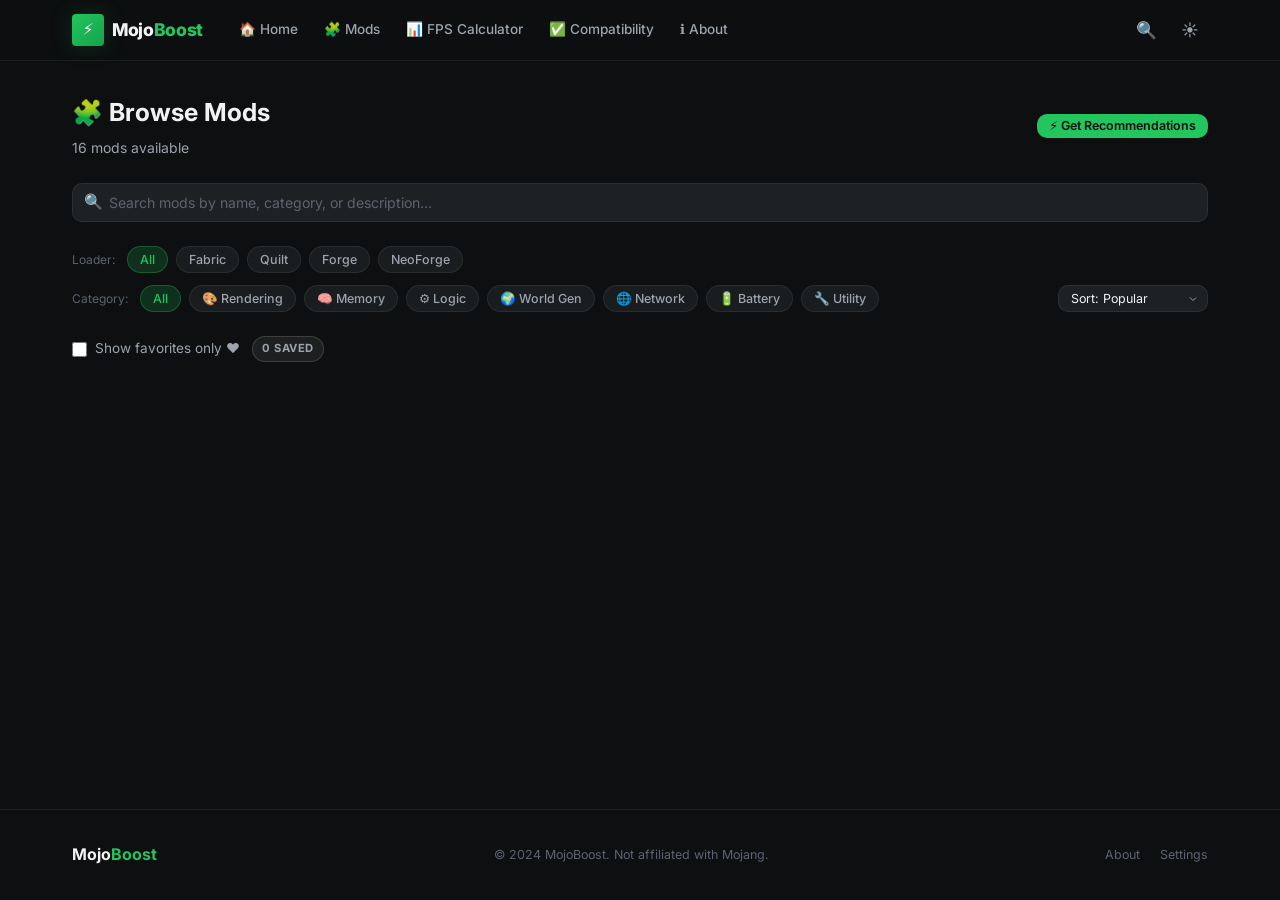
<file: mods.html>
<!DOCTYPE html>
<html lang="en">
<head>
<meta charset="UTF-8"/>
<meta name="viewport" content="width=device-width,initial-scale=1"/>
<title>Browse Mods — MojoBoost</title>
<meta name="description" content="Browse all Minecraft performance mods supported by MojoBoost. Filter by loader, version, category and sort by FPS gain."/>
<meta name="theme-color" content="#22c55e"/>
<link rel="manifest" href="manifest.json"/>
<link rel="stylesheet" href="css/main.css"/>
<link rel="stylesheet" href="css/animations.css"/>
</head>
<body>
<div class="page-wrapper">

<nav class="navbar" role="navigation">
  <div class="container navbar-inner">
    <a href="index.html" class="nav-logo">
      <div class="logo-icon">⚡</div>
      <span class="logo-text">Mojo<span class="logo-boost">Boost</span></span>
    </a>
    <div class="nav-links">
      <a href="index.html"         class="nav-link">🏠 Home</a>
      <a href="mods.html"          class="nav-link">🧩 Mods</a>
      <a href="calculator.html"    class="nav-link">📊 FPS Calculator</a>
      <a href="compatibility.html" class="nav-link">✅ Compatibility</a>
      <a href="about.html"         class="nav-link">ℹ️ About</a>
    </div>
    <div class="nav-spacer"></div>
    <div class="nav-actions">
      <button class="nav-btn" id="navSearchBtn" aria-label="Search">🔍</button>
      <button class="nav-btn" id="themeToggle" aria-label="Toggle theme">☀️</button>
      <button class="nav-btn nav-menu-btn" id="menuBtn" aria-label="Open menu">☰</button>
    </div>
  </div>
</nav>

<div class="mobile-drawer" id="mobileDrawer" role="dialog" aria-modal="true">
  <div class="drawer-backdrop" id="drawerBackdrop"></div>
  <div class="drawer-panel">
    <div class="drawer-header">
      <span class="font-bold">Menu</span>
      <button class="drawer-close" id="drawerClose">✕</button>
    </div>
    <a href="index.html"         class="drawer-nav-link"><span class="drawer-nav-icon">🏠</span>Home</a>
    <a href="mods.html"          class="drawer-nav-link"><span class="drawer-nav-icon">🧩</span>Browse Mods</a>
    <a href="calculator.html"    class="drawer-nav-link"><span class="drawer-nav-icon">📊</span>FPS Calculator</a>
    <a href="compatibility.html" class="drawer-nav-link"><span class="drawer-nav-icon">✅</span>Compatibility</a>
    <a href="search.html"        class="drawer-nav-link"><span class="drawer-nav-icon">🔍</span>Search</a>
    <a href="settings.html"      class="drawer-nav-link"><span class="drawer-nav-icon">⚙️</span>Settings</a>
    <a href="about.html"         class="drawer-nav-link"><span class="drawer-nav-icon">ℹ️</span>About</a>
  </div>
</div>

<main class="main-content">
<div class="container">

  <div class="flex-between mb-6" style="flex-wrap:wrap;gap:var(--sp-3)">
    <div>
      <h1 class="section-title" style="margin-bottom:4px">🧩 Browse Mods</h1>
      <p class="text-secondary text-sm"><span id="modCount">16</span> mods available</p>
    </div>
    <a href="index.html" class="btn btn-primary btn-sm">⚡ Get Recommendations</a>
  </div>

  <!-- Search bar -->
  <div class="search-wrap mb-6">
    <span class="search-icon">🔍</span>
    <input type="search" class="form-input search-input" id="modsSearch"
           placeholder="Search mods by name, category, or description…" autocomplete="off"/>
    <button class="search-clear" id="searchClear" aria-label="Clear search">✕</button>
  </div>

  <!-- Filter bar -->
  <div class="filter-bar">
    <div class="filter-chips" id="loaderFilters">
      <span class="text-xs text-muted" style="margin-right:4px">Loader:</span>
      <button class="filter-chip active" data-filter="loader" data-value="all">All</button>
      <button class="filter-chip" data-filter="loader" data-value="Fabric">Fabric</button>
      <button class="filter-chip" data-filter="loader" data-value="Quilt">Quilt</button>
      <button class="filter-chip" data-filter="loader" data-value="Forge">Forge</button>
      <button class="filter-chip" data-filter="loader" data-value="NeoForge">NeoForge</button>
    </div>
  </div>

  <div class="filter-bar" style="margin-top:calc(-1 * var(--sp-3))">
    <div class="filter-chips" id="categoryFilters">
      <span class="text-xs text-muted" style="margin-right:4px">Category:</span>
      <button class="filter-chip active" data-filter="cat" data-value="all">All</button>
      <button class="filter-chip" data-filter="cat" data-value="rendering">🎨 Rendering</button>
      <button class="filter-chip" data-filter="cat" data-value="memory">🧠 Memory</button>
      <button class="filter-chip" data-filter="cat" data-value="logic">⚙️ Logic</button>
      <button class="filter-chip" data-filter="cat" data-value="worldgen">🌍 World Gen</button>
      <button class="filter-chip" data-filter="cat" data-value="network">🌐 Network</button>
      <button class="filter-chip" data-filter="cat" data-value="battery">🔋 Battery</button>
      <button class="filter-chip" data-filter="cat" data-value="utility">🔧 Utility</button>
    </div>
    <div style="margin-left:auto">
      <select class="form-select sort-select" id="sortSelect">
        <option value="popularity">Sort: Popular</option>
        <option value="fps">Sort: FPS Gain</option>
        <option value="performance">Sort: Performance</option>
        <option value="memory">Sort: RAM Saved</option>
        <option value="alpha">Sort: A–Z</option>
      </select>
    </div>
  </div>

  <!-- Favorites toggle -->
  <div class="flex gap-3 mb-6" style="align-items:center">
    <label style="display:flex;align-items:center;gap:var(--sp-2);cursor:pointer;font-size:.85rem;color:var(--text-secondary)">
      <input type="checkbox" id="favsOnly" style="accent-color:var(--accent);width:15px;height:15px"/>
      Show favorites only ❤️
    </label>
    <span id="favCount" class="badge badge-gray">0 saved</span>
  </div>

  <!-- Grid -->
  <div class="grid-3" id="modsGrid"></div>

  <!-- Empty state -->
  <div class="empty-state hidden" id="emptyState">
    <div class="empty-icon">🔍</div>
    <div class="empty-title">No mods found</div>
    <div class="empty-desc">Try changing your search or filter settings.</div>
    <button class="btn btn-secondary btn-sm mt-4" onclick="resetFilters()">Clear Filters</button>
  </div>

</div>
</main>

<footer class="footer">
  <div class="container footer-inner">
    <div class="footer-brand">
      <span class="font-bold">Mojo<span class="text-accent">Boost</span></span>
    </div>
    <p class="footer-copy">© 2024 MojoBoost. Not affiliated with Mojang.</p>
    <div class="footer-links">
      <a href="about.html" class="footer-link">About</a>
      <a href="settings.html" class="footer-link">Settings</a>
    </div>
  </div>
</footer>
</div>

<div id="toastContainer" class="toast-container"></div>

<script src="js/mods-data.js"></script>
<script src="js/recommendation-engine.js"></script>
<script src="js/app.js"></script>
<script>
let activeLoader = "all";
let activeCat    = "all";
let activeSearch = "";
let sortBy       = "popularity";
let favsOnly     = false;

document.addEventListener("DOMContentLoaded", () => {
  renderMods();
  updateFavCount();

  // Search
  const searchEl = document.getElementById("modsSearch");
  const clearBtn = document.getElementById("searchClear");
  searchEl.addEventListener("input", e => {
    activeSearch = e.target.value.toLowerCase();
    clearBtn.classList.toggle("visible", activeSearch.length > 0);
    renderMods();
  });
  clearBtn.addEventListener("click", () => {
    searchEl.value = "";
    activeSearch = "";
    clearBtn.classList.remove("visible");
    renderMods();
  });

  // Loader filters
  document.getElementById("loaderFilters").addEventListener("click", e => {
    const chip = e.target.closest("[data-filter='loader']");
    if (!chip) return;
    document.querySelectorAll("[data-filter='loader']").forEach(c => c.classList.remove("active"));
    chip.classList.add("active");
    activeLoader = chip.dataset.value;
    renderMods();
  });

  // Category filters
  document.getElementById("categoryFilters").addEventListener("click", e => {
    const chip = e.target.closest("[data-filter='cat']");
    if (!chip) return;
    document.querySelectorAll("[data-filter='cat']").forEach(c => c.classList.remove("active"));
    chip.classList.add("active");
    activeCat = chip.dataset.value;
    renderMods();
  });

  // Sort
  document.getElementById("sortSelect").addEventListener("change", e => {
    sortBy = e.target.value;
    renderMods();
  });

  // Favs
  document.getElementById("favsOnly").addEventListener("change", e => {
    favsOnly = e.target.checked;
    renderMods();
  });
});

function getFilteredMods() {
  let mods = [...MODS_DB];

  if (activeLoader !== "all") mods = mods.filter(m => m.loaders.includes(activeLoader));
  if (activeCat    !== "all") mods = mods.filter(m => m.category === activeCat);
  if (favsOnly)               mods = mods.filter(m => Favorites.has(m.id));

  if (activeSearch) {
    mods = mods.filter(m =>
      m.name.toLowerCase().includes(activeSearch) ||
      m.shortDesc.toLowerCase().includes(activeSearch) ||
      m.tags.some(t => t.includes(activeSearch)) ||
      m.category.includes(activeSearch)
    );
  }

  // Sort
  mods.sort((a, b) => {
    if (sortBy === "fps")         return b.fpsGain.avg - a.fpsGain.avg;
    if (sortBy === "performance") return b.performanceRating - a.performanceRating;
    if (sortBy === "memory")      return a.memoryMB - b.memoryMB;
    if (sortBy === "alpha")       return a.name.localeCompare(b.name);
    return b.popularity - a.popularity; // default
  });

  return mods;
}

function renderMods() {
  const mods  = getFilteredMods();
  const grid  = document.getElementById("modsGrid");
  const empty = document.getElementById("emptyState");
  document.getElementById("modCount").textContent = mods.length;

  if (mods.length === 0) {
    grid.innerHTML = "";
    empty.classList.remove("hidden");
    return;
  }
  empty.classList.add("hidden");
  grid.innerHTML = mods.map(m => renderModCard(m)).join("");
  initScrollReveal();
}

function updateFavCount() {
  const count = Favorites.getAll().length;
  document.getElementById("favCount").textContent = count + " saved";
}

function resetFilters() {
  activeLoader = "all"; activeCat = "all"; activeSearch = "";
  document.querySelectorAll(".filter-chip").forEach(c => c.classList.remove("active"));
  document.querySelector("[data-filter='loader'][data-value='all']")?.classList.add("active");
  document.querySelector("[data-filter='cat'][data-value='all']")?.classList.add("active");
  document.getElementById("modsSearch").value = "";
  document.getElementById("searchClear").classList.remove("visible");
  renderMods();
}
</script>
</body>
</html>
</file>
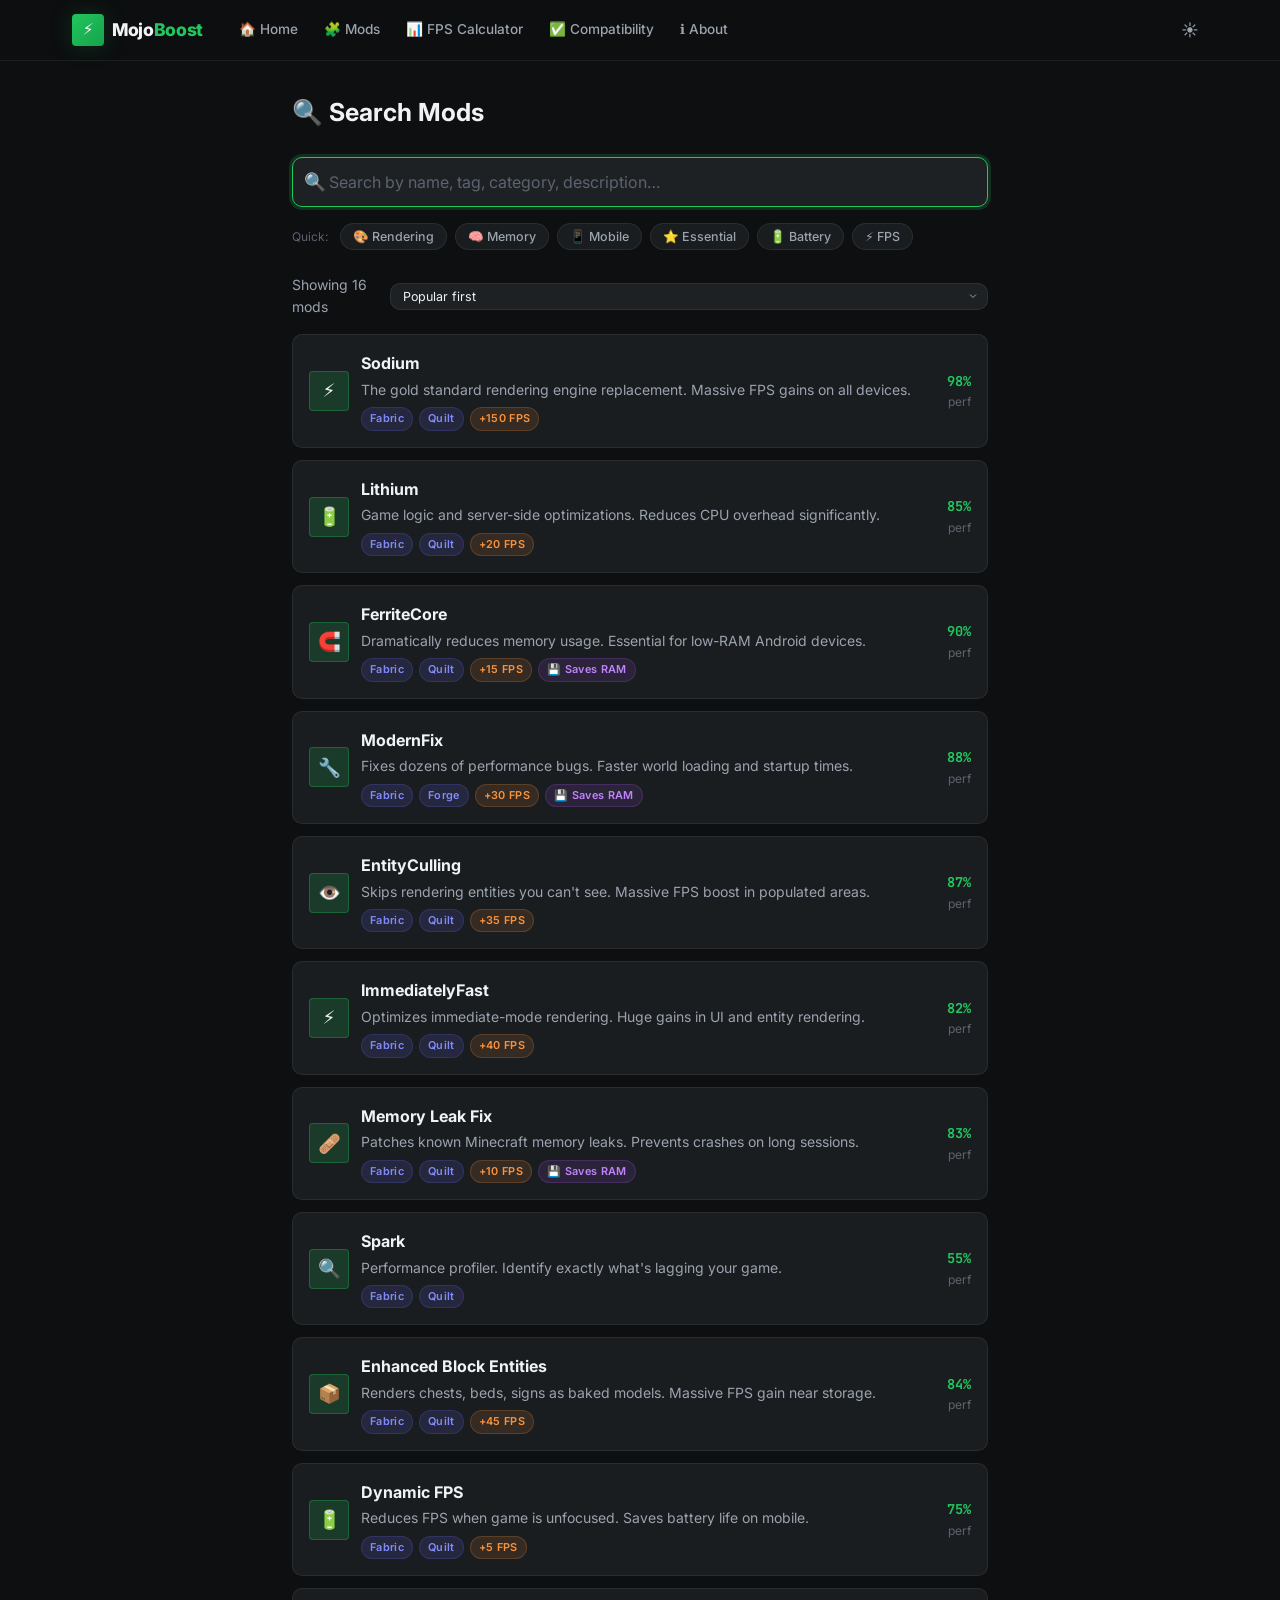
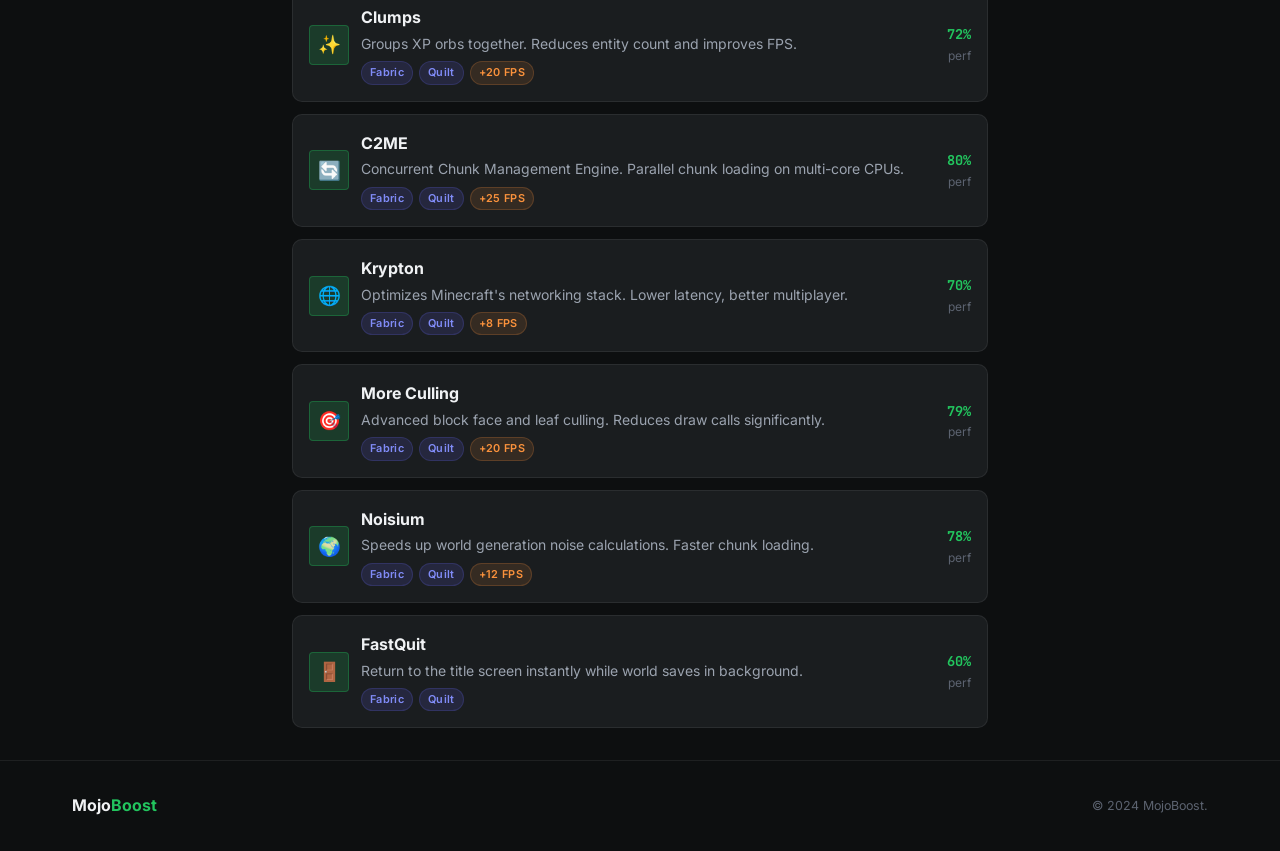
<file: search.html>
<!DOCTYPE html>
<html lang="en">
<head>
<meta charset="UTF-8"/>
<meta name="viewport" content="width=device-width,initial-scale=1"/>
<title>Search Mods — MojoBoost</title>
<meta name="description" content="Search all Minecraft performance mods in the MojoBoost database."/>
<meta name="theme-color" content="#22c55e"/>
<link rel="manifest" href="manifest.json"/>
<link rel="stylesheet" href="css/main.css"/>
<link rel="stylesheet" href="css/animations.css"/>
</head>
<body>
<div class="page-wrapper">

<nav class="navbar" role="navigation">
  <div class="container navbar-inner">
    <a href="index.html" class="nav-logo">
      <div class="logo-icon">⚡</div>
      <span class="logo-text">Mojo<span class="logo-boost">Boost</span></span>
    </a>
    <div class="nav-links">
      <a href="index.html"         class="nav-link">🏠 Home</a>
      <a href="mods.html"          class="nav-link">🧩 Mods</a>
      <a href="calculator.html"    class="nav-link">📊 FPS Calculator</a>
      <a href="compatibility.html" class="nav-link">✅ Compatibility</a>
      <a href="about.html"         class="nav-link">ℹ️ About</a>
    </div>
    <div class="nav-spacer"></div>
    <div class="nav-actions">
      <button class="nav-btn" id="themeToggle" aria-label="Toggle theme">☀️</button>
      <button class="nav-btn nav-menu-btn" id="menuBtn" aria-label="Open menu">☰</button>
    </div>
  </div>
</nav>

<div class="mobile-drawer" id="mobileDrawer" role="dialog" aria-modal="true">
  <div class="drawer-backdrop" id="drawerBackdrop"></div>
  <div class="drawer-panel">
    <div class="drawer-header">
      <span class="font-bold">Menu</span>
      <button class="drawer-close" id="drawerClose">✕</button>
    </div>
    <a href="index.html"         class="drawer-nav-link"><span class="drawer-nav-icon">🏠</span>Home</a>
    <a href="mods.html"          class="drawer-nav-link"><span class="drawer-nav-icon">🧩</span>Browse Mods</a>
    <a href="calculator.html"    class="drawer-nav-link"><span class="drawer-nav-icon">📊</span>FPS Calculator</a>
    <a href="compatibility.html" class="drawer-nav-link"><span class="drawer-nav-icon">✅</span>Compatibility</a>
    <a href="search.html"        class="drawer-nav-link"><span class="drawer-nav-icon">🔍</span>Search</a>
    <a href="settings.html"      class="drawer-nav-link"><span class="drawer-nav-icon">⚙️</span>Settings</a>
    <a href="about.html"         class="drawer-nav-link"><span class="drawer-nav-icon">ℹ️</span>About</a>
  </div>
</div>

<main class="main-content">
<div class="container" style="max-width:760px">

  <h1 class="section-title">🔍 Search Mods</h1>

  <div class="search-wrap" style="margin-bottom:var(--sp-4)">
    <span class="search-icon" style="font-size:1.1rem">🔍</span>
    <input type="search" class="form-input search-input" id="globalSearch"
           placeholder="Search by name, tag, category, description…"
           autofocus autocomplete="off"
           style="padding-top:14px;padding-bottom:14px;font-size:1rem"/>
    <button class="search-clear" id="searchClear">✕</button>
  </div>

  <!-- Quick tags -->
  <div class="filter-chips" id="quickTags" style="margin-bottom:var(--sp-6)">
    <span class="text-xs text-muted" style="margin-right:4px">Quick:</span>
    <button class="filter-chip" data-tag="rendering">🎨 Rendering</button>
    <button class="filter-chip" data-tag="memory">🧠 Memory</button>
    <button class="filter-chip" data-tag="mobile">📱 Mobile</button>
    <button class="filter-chip" data-tag="essential">⭐ Essential</button>
    <button class="filter-chip" data-tag="battery">🔋 Battery</button>
    <button class="filter-chip" data-tag="fps">⚡ FPS</button>
  </div>

  <!-- Results count -->
  <div class="flex-between mb-4" style="margin-bottom:var(--sp-4)">
    <span class="text-secondary text-sm" id="resultCount">Showing all 16 mods</span>
    <select class="form-select sort-select" id="searchSort">
      <option value="popularity">Popular first</option>
      <option value="fps">FPS gain first</option>
      <option value="alpha">A–Z</option>
    </select>
  </div>

  <!-- Results as list -->
  <div id="searchResults" style="display:flex;flex-direction:column;gap:var(--sp-3)"></div>

  <div class="empty-state hidden" id="searchEmpty">
    <div class="empty-icon">🔍</div>
    <div class="empty-title">No results found</div>
    <div class="empty-desc">Try different keywords or browse all mods.</div>
    <a href="mods.html" class="btn btn-secondary mt-4" style="margin-top:var(--sp-4)">Browse All Mods</a>
  </div>

</div>
</main>

<footer class="footer">
  <div class="container footer-inner">
    <span class="font-bold">Mojo<span class="text-accent">Boost</span></span>
    <p class="footer-copy">© 2024 MojoBoost.</p>
  </div>
</footer>
</div>

<div id="toastContainer" class="toast-container"></div>

<script src="js/mods-data.js"></script>
<script src="js/recommendation-engine.js"></script>
<script src="js/app.js"></script>
<script>
let searchQuery = "";
let activeTag   = "";
let sortBy      = "popularity";

document.addEventListener("DOMContentLoaded", () => {
  const input    = document.getElementById("globalSearch");
  const clearBtn = document.getElementById("searchClear");

  // Pick up URL query
  const urlQ = new URLSearchParams(location.search).get("q");
  if (urlQ) { input.value = urlQ; searchQuery = urlQ.toLowerCase(); }

  renderResults();

  input.addEventListener("input", e => {
    searchQuery = e.target.value.toLowerCase();
    activeTag   = "";
    document.querySelectorAll("#quickTags .filter-chip").forEach(c => c.classList.remove("active"));
    clearBtn.classList.toggle("visible", searchQuery.length > 0);
    renderResults();
  });

  clearBtn.addEventListener("click", () => {
    input.value = "";
    searchQuery = "";
    clearBtn.classList.remove("visible");
    renderResults();
  });

  document.getElementById("quickTags").addEventListener("click", e => {
    const chip = e.target.closest("[data-tag]");
    if (!chip) return;
    if (activeTag === chip.dataset.tag) {
      activeTag = "";
      chip.classList.remove("active");
    } else {
      document.querySelectorAll("#quickTags .filter-chip").forEach(c => c.classList.remove("active"));
      activeTag = chip.dataset.tag;
      chip.classList.add("active");
    }
    input.value = "";
    searchQuery = "";
    clearBtn.classList.remove("visible");
    renderResults();
  });

  document.getElementById("searchSort").addEventListener("change", e => {
    sortBy = e.target.value;
    renderResults();
  });
});

function highlight(text, query) {
  if (!query) return text;
  const regex = new RegExp(`(${query.replace(/[.*+?^${}()|[\]\\]/g, "\\$&")})`, "gi");
  return text.replace(regex, '<mark style="background:var(--accent-glow);color:var(--accent);border-radius:3px;padding:0 2px">$1</mark>');
}

function renderResults() {
  let mods = [...MODS_DB];

  if (activeTag) {
    mods = mods.filter(m => m.tags.includes(activeTag) || m.category === activeTag);
  }

  if (searchQuery) {
    mods = mods.filter(m =>
      m.name.toLowerCase().includes(searchQuery) ||
      m.shortDesc.toLowerCase().includes(searchQuery) ||
      m.description.toLowerCase().includes(searchQuery) ||
      m.tags.some(t => t.includes(searchQuery)) ||
      m.category.includes(searchQuery)
    );
  }

  mods.sort((a,b) => {
    if (sortBy === "fps")   return b.fpsGain.avg - a.fpsGain.avg;
    if (sortBy === "alpha") return a.name.localeCompare(b.name);
    return b.popularity - a.popularity;
  });

  const resultsEl = document.getElementById("searchResults");
  const emptyEl   = document.getElementById("searchEmpty");
  const countEl   = document.getElementById("resultCount");
  const q         = searchQuery;

  if (mods.length === 0) {
    resultsEl.innerHTML = "";
    emptyEl.classList.remove("hidden");
    countEl.textContent = "No results";
    return;
  }

  emptyEl.classList.add("hidden");
  countEl.textContent = `Showing ${mods.length} mod${mods.length !== 1 ? "s" : ""}`;

  resultsEl.innerHTML = mods.map(mod => `
    <a href="mod-detail.html?id=${mod.id}" class="card card-sm anim-slide-up"
       style="display:block;text-decoration:none;transition:all var(--t-base)">
      <div style="display:flex;align-items:center;gap:var(--sp-3)">
        <div class="mod-icon" style="width:40px;height:40px;font-size:1.15rem;flex-shrink:0">${mod.icon}</div>
        <div style="flex:1;min-width:0">
          <div style="font-weight:700;margin-bottom:2px">${highlight(mod.name, q)}</div>
          <div class="text-secondary text-sm" style="white-space:nowrap;overflow:hidden;text-overflow:ellipsis">
            ${highlight(mod.shortDesc, q)}
          </div>
          <div class="mod-tags" style="margin-top:6px">
            ${mod.loaders.slice(0,2).map(l => `<span class="tag tag-loader">${l}</span>`).join("")}
            ${mod.fpsGain.avg > 0 ? `<span class="tag tag-fps">+${mod.fpsGain.avg} FPS</span>` : ""}
            ${mod.memoryMB < -100 ? '<span class="tag tag-mem">💾 Saves RAM</span>' : ""}
          </div>
        </div>
        <div style="flex-shrink:0;text-align:right">
          <div class="text-accent font-bold font-mono" style="font-size:.85rem">${mod.performanceRating}%</div>
          <div class="text-xs text-muted">perf</div>
        </div>
      </div>
    </a>`).join("");
}
</script>
</body>
</html>
</file>
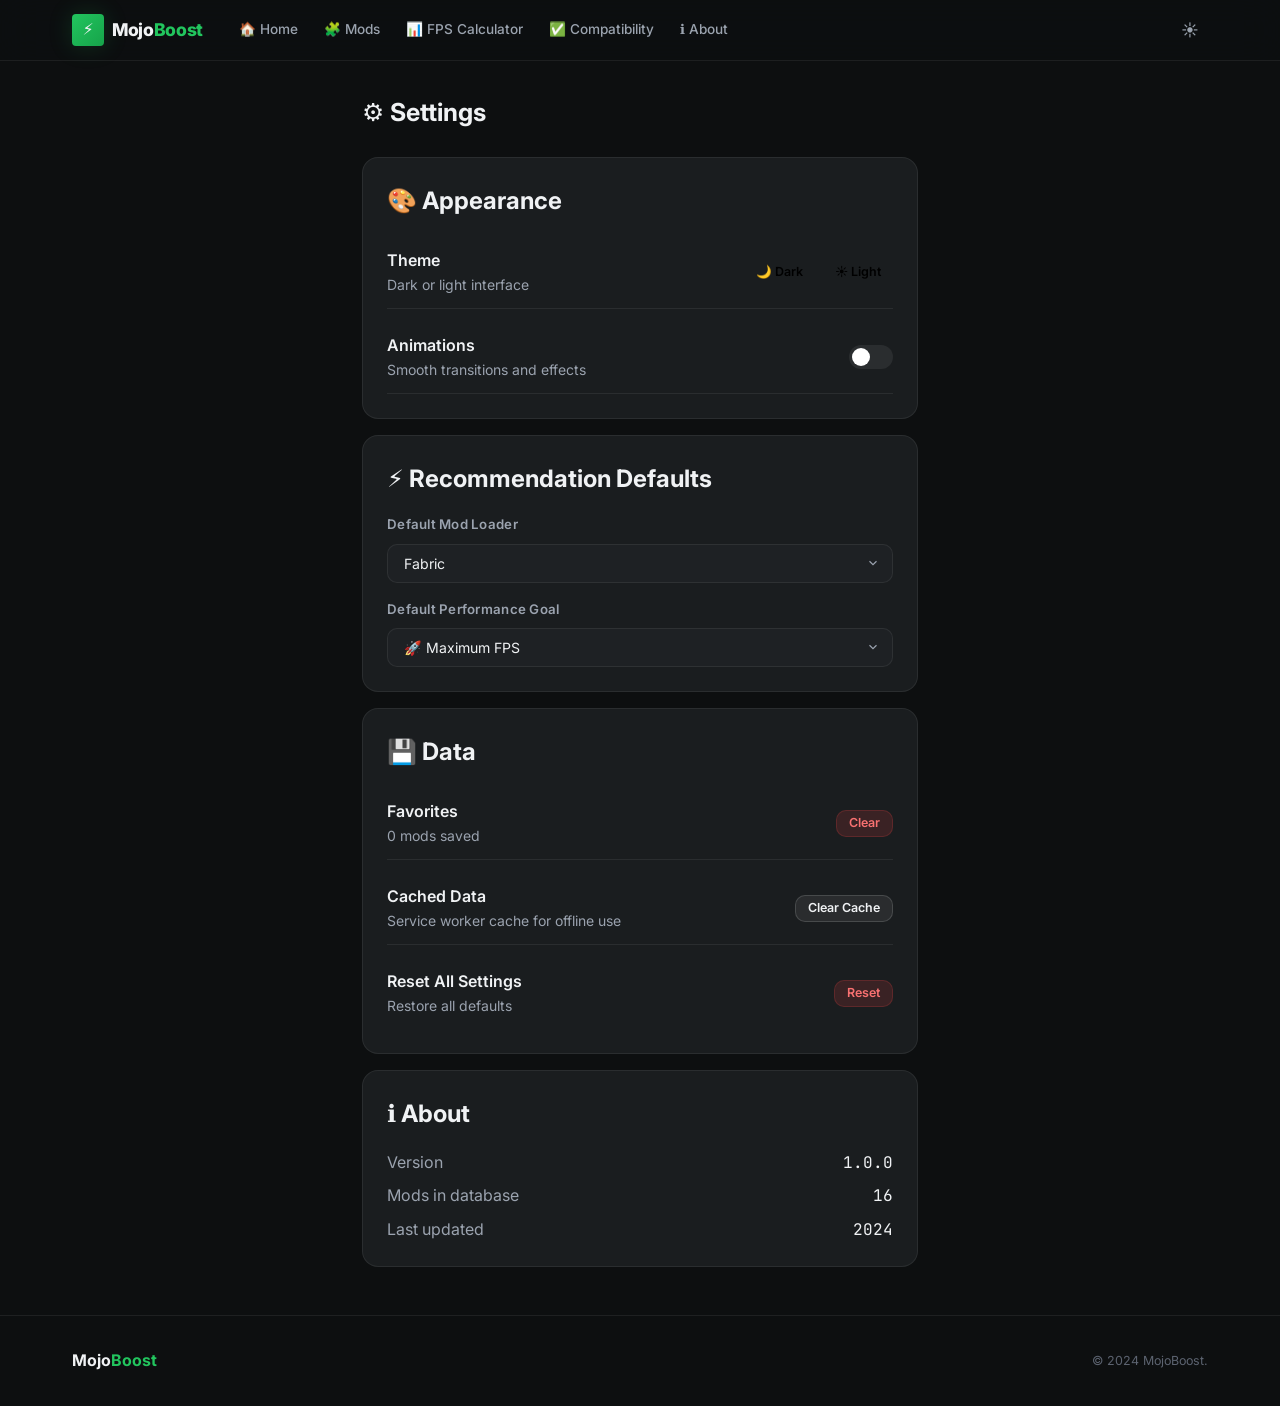
<file: settings.html>
<!DOCTYPE html>
<html lang="en">
<head>
<meta charset="UTF-8"/>
<meta name="viewport" content="width=device-width,initial-scale=1"/>
<title>Settings — MojoBoost</title>
<meta name="theme-color" content="#22c55e"/>
<link rel="manifest" href="manifest.json"/>
<link rel="stylesheet" href="css/main.css"/>
<link rel="stylesheet" href="css/animations.css"/>
</head>
<body>
<div class="page-wrapper">

<nav class="navbar" role="navigation">
  <div class="container navbar-inner">
    <a href="index.html" class="nav-logo">
      <div class="logo-icon">⚡</div>
      <span class="logo-text">Mojo<span class="logo-boost">Boost</span></span>
    </a>
    <div class="nav-links">
      <a href="index.html"         class="nav-link">🏠 Home</a>
      <a href="mods.html"          class="nav-link">🧩 Mods</a>
      <a href="calculator.html"    class="nav-link">📊 FPS Calculator</a>
      <a href="compatibility.html" class="nav-link">✅ Compatibility</a>
      <a href="about.html"         class="nav-link">ℹ️ About</a>
    </div>
    <div class="nav-spacer"></div>
    <div class="nav-actions">
      <button class="nav-btn" id="themeToggle" aria-label="Toggle theme">☀️</button>
      <button class="nav-btn nav-menu-btn" id="menuBtn" aria-label="Open menu">☰</button>
    </div>
  </div>
</nav>

<div class="mobile-drawer" id="mobileDrawer" role="dialog" aria-modal="true">
  <div class="drawer-backdrop" id="drawerBackdrop"></div>
  <div class="drawer-panel">
    <div class="drawer-header"><span class="font-bold">Menu</span><button class="drawer-close" id="drawerClose">✕</button></div>
    <a href="index.html"         class="drawer-nav-link"><span class="drawer-nav-icon">🏠</span>Home</a>
    <a href="mods.html"          class="drawer-nav-link"><span class="drawer-nav-icon">🧩</span>Browse Mods</a>
    <a href="calculator.html"    class="drawer-nav-link"><span class="drawer-nav-icon">📊</span>FPS Calculator</a>
    <a href="compatibility.html" class="drawer-nav-link"><span class="drawer-nav-icon">✅</span>Compatibility</a>
    <a href="search.html"        class="drawer-nav-link"><span class="drawer-nav-icon">🔍</span>Search</a>
    <a href="settings.html"      class="drawer-nav-link"><span class="drawer-nav-icon">⚙️</span>Settings</a>
    <a href="about.html"         class="drawer-nav-link"><span class="drawer-nav-icon">ℹ️</span>About</a>
  </div>
</div>

<main class="main-content">
<div class="container" style="max-width:620px">

  <h1 class="section-title">⚙️ Settings</h1>

  <!-- Appearance -->
  <div class="card" style="margin-bottom:var(--sp-4)">
    <h2 style="font-weight:700;margin-bottom:var(--sp-4)">🎨 Appearance</h2>

    <div style="display:flex;flex-direction:column;gap:var(--sp-3)">

      <div class="flex-between" style="padding:var(--sp-3) 0;border-bottom:1px solid var(--border)">
        <div>
          <div style="font-weight:600">Theme</div>
          <div class="text-secondary text-sm">Dark or light interface</div>
        </div>
        <div style="display:flex;gap:var(--sp-2)">
          <button class="btn btn-sm" id="setDark" onclick="setTheme('dark')">🌙 Dark</button>
          <button class="btn btn-sm" id="setLight" onclick="setTheme('light')">☀️ Light</button>
        </div>
      </div>

      <div class="flex-between" style="padding:var(--sp-3) 0;border-bottom:1px solid var(--border)">
        <div>
          <div style="font-weight:600">Animations</div>
          <div class="text-secondary text-sm">Smooth transitions and effects</div>
        </div>
        <label style="position:relative;display:inline-block;width:44px;height:24px;cursor:pointer">
          <input type="checkbox" id="animToggle" style="opacity:0;width:0;height:0"
                 onchange="saveSetting('animationsEnabled', this.checked)"/>
          <span id="animSlider" style="position:absolute;inset:0;background:var(--border);border-radius:12px;transition:.2s;cursor:pointer">
            <span style="position:absolute;left:3px;top:3px;width:18px;height:18px;background:white;border-radius:50%;transition:.2s" id="animThumb"></span>
          </span>
        </label>
      </div>

    </div>
  </div>

  <!-- Defaults -->
  <div class="card" style="margin-bottom:var(--sp-4)">
    <h2 style="font-weight:700;margin-bottom:var(--sp-4)">⚡ Recommendation Defaults</h2>
    <div style="display:flex;flex-direction:column;gap:var(--sp-4)">
      <div class="form-group">
        <label class="form-label">Default Mod Loader</label>
        <select class="form-select" id="s-loader" onchange="saveSetting('defaultLoader', this.value)">
          <option value="Fabric">Fabric</option>
          <option value="Quilt">Quilt</option>
          <option value="NeoForge">NeoForge</option>
          <option value="Forge">Forge</option>
        </select>
      </div>
      <div class="form-group">
        <label class="form-label">Default Performance Goal</label>
        <select class="form-select" id="s-goal" onchange="saveSetting('defaultGoal', this.value)">
          <option value="Maximum FPS">🚀 Maximum FPS</option>
          <option value="Balanced">⚖️ Balanced</option>
          <option value="Best Graphics">🎨 Best Graphics</option>
          <option value="Battery Saver">🔋 Battery Saver</option>
        </select>
      </div>
    </div>
  </div>

  <!-- Data -->
  <div class="card" style="margin-bottom:var(--sp-4)">
    <h2 style="font-weight:700;margin-bottom:var(--sp-4)">💾 Data</h2>
    <div style="display:flex;flex-direction:column;gap:var(--sp-3)">

      <div class="flex-between" style="padding:var(--sp-3) 0;border-bottom:1px solid var(--border)">
        <div>
          <div style="font-weight:600">Favorites</div>
          <div class="text-secondary text-sm" id="favSummary">0 mods saved</div>
        </div>
        <button class="btn btn-danger btn-sm" onclick="clearFavs()">Clear</button>
      </div>

      <div class="flex-between" style="padding:var(--sp-3) 0;border-bottom:1px solid var(--border)">
        <div>
          <div style="font-weight:600">Cached Data</div>
          <div class="text-secondary text-sm">Service worker cache for offline use</div>
        </div>
        <button class="btn btn-secondary btn-sm" onclick="clearCache()">Clear Cache</button>
      </div>

      <div class="flex-between" style="padding:var(--sp-3) 0">
        <div>
          <div style="font-weight:600">Reset All Settings</div>
          <div class="text-secondary text-sm">Restore all defaults</div>
        </div>
        <button class="btn btn-danger btn-sm" onclick="resetAll()">Reset</button>
      </div>

    </div>
  </div>

  <!-- PWA install -->
  <div class="card" id="pwaCard" style="margin-bottom:var(--sp-4);display:none">
    <h2 style="font-weight:700;margin-bottom:var(--sp-3)">📲 Install App</h2>
    <p class="text-secondary text-sm" style="margin-bottom:var(--sp-4)">Install MojoBoost to your home screen for offline access and a faster experience.</p>
    <button class="btn btn-primary btn-full" id="installBtn">📲 Install MojoBoost</button>
  </div>

  <!-- About row -->
  <div class="card" style="margin-bottom:var(--sp-4)">
    <h2 style="font-weight:700;margin-bottom:var(--sp-4)">ℹ️ About</h2>
    <div style="display:flex;flex-direction:column;gap:var(--sp-2)">
      <div class="flex-between"><span class="text-secondary">Version</span><span class="font-mono">1.0.0</span></div>
      <div class="flex-between"><span class="text-secondary">Mods in database</span><span class="font-mono">16</span></div>
      <div class="flex-between"><span class="text-secondary">Last updated</span><span class="font-mono">2024</span></div>
    </div>
  </div>

</div>
</main>

<footer class="footer">
  <div class="container footer-inner">
    <span class="font-bold">Mojo<span class="text-accent">Boost</span></span>
    <p class="footer-copy">© 2024 MojoBoost.</p>
  </div>
</footer>
</div>

<div id="toastContainer" class="toast-container"></div>

<script src="js/mods-data.js"></script>
<script src="js/recommendation-engine.js"></script>
<script src="js/app.js"></script>
<script>
let deferredPrompt = null;

document.addEventListener("DOMContentLoaded", () => {
  loadSettings();
  updateFavSummary();
  initToggle();
});

window.addEventListener("beforeinstallprompt", e => {
  e.preventDefault();
  deferredPrompt = e;
  document.getElementById("pwaCard").style.display = "block";
  document.getElementById("installBtn").addEventListener("click", () => {
    deferredPrompt.prompt();
    deferredPrompt.userChoice.then(() => { deferredPrompt = null; document.getElementById("pwaCard").style.display = "none"; });
  });
});

function loadSettings() {
  const s = Settings.get();
  document.getElementById("s-loader").value = s.defaultLoader;
  document.getElementById("s-goal").value   = s.defaultGoal;
  document.getElementById("animToggle").checked = s.animationsEnabled;
  updateToggleUI(s.animationsEnabled);
  updateThemeBtns(s.theme || Theme.get());
}

function saveSetting(key, value) {
  Settings.set({ [key]: value });
  Toast.show("Setting saved", "success", 1500);
}

function setTheme(t) {
  localStorage.setItem("mojoboost-theme", t);
  Theme.apply(t);
  Settings.set({ theme: t });
  updateThemeBtns(t);
  Toast.show(t === "dark" ? "Dark mode on" : "Light mode on", "info", 1500);
}

function updateThemeBtns(t) {
  document.getElementById("setDark").className  = "btn btn-sm " + (t === "dark"  ? "btn-primary" : "btn-secondary");
  document.getElementById("setLight").className = "btn btn-sm " + (t === "light" ? "btn-primary" : "btn-secondary");
}

function initToggle() {
  document.getElementById("animToggle").addEventListener("change", function() {
    updateToggleUI(this.checked);
  });
}

function updateToggleUI(on) {
  const slider = document.getElementById("animSlider");
  const thumb  = document.getElementById("animThumb");
  slider.style.background = on ? "var(--accent)" : "var(--border)";
  thumb.style.transform   = on ? "translateX(20px)" : "translateX(0)";
}

function updateFavSummary() {
  const count = Favorites.getAll().length;
  document.getElementById("favSummary").textContent = count + " mod" + (count !== 1 ? "s" : "") + " saved";
}

function clearFavs() {
  Favorites.clear();
  updateFavSummary();
}

function clearCache() {
  caches.keys().then(keys => Promise.all(keys.map(k => caches.delete(k)))).then(() => {
    Toast.show("Cache cleared", "success");
  });
}

function resetAll() {
  Settings.reset();
  Favorites.clear();
  Theme.apply("dark");
  loadSettings();
  updateFavSummary();
  Toast.show("All settings reset", "info");
}
</script>
</body>
</html>
</file>
<file: css/main.css>
/* ============================================================
   MojoBoost — main.css
   Design system, reset, layout, dark/light mode
   ============================================================ */

@import url('https://fonts.googleapis.com/css2?family=Inter:wght@300;400;500;600;700;800&family=JetBrains+Mono:wght@400;600&display=swap');

:root {
  --accent:        #22c55e;
  --accent-dim:    #16a34a;
  --accent-glow:   rgba(34,197,94,0.18);
  --accent-border: rgba(34,197,94,0.30);
  --bg-base:       #0d0f10;
  --bg-surface:    #141618;
  --bg-card:       #1a1d1f;
  --bg-card-hover: #202428;
  --bg-input:      #1e2124;
  --bg-overlay:    rgba(13,15,16,0.88);
  --text-primary:  #f0f2f4;
  --text-secondary:#9ba3af;
  --text-muted:    #5c6370;
  --text-inverse:  #0d0f10;
  --border:        rgba(255,255,255,0.07);
  --border-hover:  rgba(255,255,255,0.14);
  --border-accent: var(--accent-border);
  --shadow-sm:  0 1px 3px rgba(0,0,0,.45);
  --shadow-md:  0 4px 16px rgba(0,0,0,.55);
  --shadow-lg:  0 8px 40px rgba(0,0,0,.70);
  --shadow-accent: 0 0 24px var(--accent-glow);
  --r-sm:4px; --r-md:10px; --r-lg:16px; --r-xl:24px; --r-full:9999px;
  --sp-1:4px;--sp-2:8px;--sp-3:12px;--sp-4:16px;--sp-5:20px;
  --sp-6:24px;--sp-8:32px;--sp-10:40px;--sp-12:48px;--sp-16:64px;
  --font-sans:'Inter',system-ui,sans-serif;
  --font-mono:'JetBrains Mono','Fira Code',monospace;
  --t-fast:120ms ease;--t-base:220ms ease;--t-slow:380ms cubic-bezier(.4,0,.2,1);
  --z-nav:100;--z-drawer:200;--z-modal:300;--z-toast:400;
}

[data-theme="light"] {
  --bg-base:#f4f6f8;--bg-surface:#ffffff;--bg-card:#ffffff;
  --bg-card-hover:#f0f4f8;--bg-input:#f0f4f8;
  --bg-overlay:rgba(244,246,248,0.92);
  --text-primary:#0d0f10;--text-secondary:#4b5563;--text-muted:#9ca3af;
  --border:rgba(0,0,0,0.08);--border-hover:rgba(0,0,0,0.16);
  --shadow-sm:0 1px 3px rgba(0,0,0,.08);
  --shadow-md:0 4px 16px rgba(0,0,0,.10);
  --shadow-lg:0 8px 40px rgba(0,0,0,.14);
}

*,*::before,*::after{box-sizing:border-box;margin:0;padding:0}
html{scroll-behavior:smooth;-webkit-text-size-adjust:100%}
body{font-family:var(--font-sans);background:var(--bg-base);color:var(--text-primary);
  line-height:1.6;min-height:100dvh;transition:background var(--t-base),color var(--t-base);
  -webkit-font-smoothing:antialiased}
a{color:inherit;text-decoration:none}
img,svg{display:block;max-width:100%}
button{font-family:inherit;cursor:pointer;border:none;background:none}
input,select,textarea{font-family:inherit}
ul,ol{list-style:none}

::-webkit-scrollbar{width:5px;height:5px}
::-webkit-scrollbar-track{background:transparent}
::-webkit-scrollbar-thumb{background:var(--border-hover);border-radius:var(--r-full)}
:focus-visible{outline:2px solid var(--accent);outline-offset:2px;border-radius:4px}
::selection{background:var(--accent-glow);color:var(--accent)}

/* Layout */
.page-wrapper{display:flex;flex-direction:column;min-height:100dvh}
.container{width:100%;max-width:1200px;margin-inline:auto;padding-inline:var(--sp-4)}
@media(min-width:640px){.container{padding-inline:var(--sp-6)}}
@media(min-width:1024px){.container{padding-inline:var(--sp-8)}}
.main-content{flex:1;padding-block:var(--sp-8)}
.section{margin-bottom:var(--sp-12)}
.section-title{font-size:clamp(1.2rem,3vw,1.55rem);font-weight:700;margin-bottom:var(--sp-6)}
.section-subtitle{font-size:.92rem;color:var(--text-secondary);margin-top:calc(-1 * var(--sp-4));margin-bottom:var(--sp-6)}

/* Navbar */
.navbar{position:sticky;top:0;z-index:var(--z-nav);background:var(--bg-overlay);
  border-bottom:1px solid var(--border);backdrop-filter:blur(20px) saturate(1.4);
  -webkit-backdrop-filter:blur(20px) saturate(1.4)}
.navbar-inner{display:flex;align-items:center;gap:var(--sp-3);height:60px}
.nav-logo{display:flex;align-items:center;gap:var(--sp-2);font-weight:800;
  font-size:1.1rem;letter-spacing:-.02em;flex-shrink:0}
.nav-logo .logo-icon{width:32px;height:32px;background:linear-gradient(135deg,var(--accent),var(--accent-dim));
  border-radius:var(--r-sm);display:flex;align-items:center;justify-content:center;
  font-size:1rem;box-shadow:var(--shadow-accent)}
.nav-logo .logo-boost{color:var(--accent)}
.nav-links{display:none;align-items:center;gap:2px;margin-left:var(--sp-3)}
@media(min-width:768px){.nav-links{display:flex}}
.nav-link{display:flex;align-items:center;gap:var(--sp-2);padding:var(--sp-2) var(--sp-3);
  border-radius:var(--r-sm);font-size:.85rem;font-weight:500;color:var(--text-secondary);
  transition:color var(--t-fast),background var(--t-fast)}
.nav-link:hover,.nav-link.active{color:var(--text-primary);background:var(--border)}
.nav-link.active{color:var(--accent)}
.nav-spacer{flex:1}
.nav-actions{display:flex;align-items:center;gap:var(--sp-2)}
.nav-btn{width:36px;height:36px;border-radius:var(--r-sm);display:flex;align-items:center;
  justify-content:center;color:var(--text-secondary);font-size:1.05rem;
  transition:background var(--t-fast),color var(--t-fast)}
.nav-btn:hover{background:var(--border);color:var(--text-primary)}
.nav-menu-btn{display:flex}
@media(min-width:768px){.nav-menu-btn{display:none}}

/* Mobile Drawer */
.mobile-drawer{position:fixed;inset:0;z-index:var(--z-drawer);display:flex;visibility:hidden}
.mobile-drawer.open{visibility:visible}
.drawer-backdrop{position:absolute;inset:0;background:rgba(0,0,0,.6);opacity:0;
  transition:opacity var(--t-base);backdrop-filter:blur(4px)}
.mobile-drawer.open .drawer-backdrop{opacity:1}
.drawer-panel{position:relative;width:270px;height:100%;background:var(--bg-surface);
  border-right:1px solid var(--border);padding:var(--sp-5);display:flex;
  flex-direction:column;gap:var(--sp-1);transform:translateX(-100%);
  transition:transform var(--t-slow);overflow-y:auto}
.mobile-drawer.open .drawer-panel{transform:translateX(0)}
.drawer-header{display:flex;align-items:center;justify-content:space-between;
  margin-bottom:var(--sp-4);padding-bottom:var(--sp-4);border-bottom:1px solid var(--border)}
.drawer-close{width:32px;height:32px;border-radius:var(--r-sm);display:flex;
  align-items:center;justify-content:center;color:var(--text-secondary);font-size:1.1rem;
  transition:background var(--t-fast)}
.drawer-close:hover{background:var(--border)}
.drawer-nav-link{display:flex;align-items:center;gap:var(--sp-3);padding:10px var(--sp-3);
  border-radius:var(--r-sm);color:var(--text-secondary);font-weight:500;font-size:.92rem;
  transition:background var(--t-fast),color var(--t-fast)}
.drawer-nav-link:hover,.drawer-nav-link.active{background:var(--border);color:var(--text-primary)}
.drawer-nav-link.active{color:var(--accent)}
.drawer-nav-icon{font-size:1rem;width:20px;text-align:center}

/* Hero */
.hero{text-align:center;padding-block:var(--sp-12) var(--sp-10);position:relative;overflow:hidden}
.hero::before{content:'';position:absolute;inset:0;
  background:radial-gradient(ellipse 80% 55% at 50% 0%,var(--accent-glow),transparent 70%);
  pointer-events:none}
.hero-badge{display:inline-flex;align-items:center;gap:var(--sp-2);
  background:var(--accent-glow);border:1px solid var(--accent-border);color:var(--accent);
  font-size:.72rem;font-weight:600;letter-spacing:.06em;text-transform:uppercase;
  padding:4px var(--sp-3);border-radius:var(--r-full);margin-bottom:var(--sp-5)}
.hero-title{font-size:clamp(2rem,6vw,3.4rem);font-weight:800;line-height:1.15;
  letter-spacing:-.03em;margin-bottom:var(--sp-4)}
.hero-title .accent{color:var(--accent)}
.hero-desc{font-size:clamp(.92rem,2vw,1.05rem);color:var(--text-secondary);
  max-width:540px;margin-inline:auto;margin-bottom:var(--sp-8);line-height:1.7}
.hero-actions{display:flex;align-items:center;justify-content:center;gap:var(--sp-3);flex-wrap:wrap}
.hero-stats{display:flex;align-items:center;justify-content:center;
  gap:var(--sp-8);margin-top:var(--sp-12);padding-top:var(--sp-8);
  border-top:1px solid var(--border);flex-wrap:wrap}
.stat-item{text-align:center}
.stat-value{font-size:1.7rem;font-weight:800;color:var(--accent);letter-spacing:-.02em;line-height:1}
.stat-label{font-size:.75rem;color:var(--text-muted);margin-top:4px;
  text-transform:uppercase;letter-spacing:.06em}

/* Cards */
.card{background:var(--bg-card);border:1px solid var(--border);border-radius:var(--r-lg);
  padding:var(--sp-6);transition:background var(--t-base),border-color var(--t-base),box-shadow var(--t-base)}
.card:hover{background:var(--bg-card-hover);border-color:var(--border-hover);box-shadow:var(--shadow-md)}
.card-sm{padding:var(--sp-4);border-radius:var(--r-md)}
.card-glass{background:rgba(26,29,31,.65);backdrop-filter:blur(12px);-webkit-backdrop-filter:blur(12px)}
[data-theme="light"] .card-glass{background:rgba(255,255,255,.75)}

/* Mod Card */
.mod-card{display:flex;flex-direction:column;gap:var(--sp-3);position:relative;overflow:hidden;cursor:pointer}
.mod-card::before{content:'';position:absolute;top:0;left:0;right:0;height:2px;
  background:linear-gradient(90deg,var(--accent),transparent);opacity:0;transition:opacity var(--t-base)}
.mod-card:hover::before{opacity:1}
.mod-card-header{display:flex;align-items:flex-start;gap:var(--sp-3)}
.mod-icon{width:44px;height:44px;border-radius:var(--r-sm);background:var(--accent-glow);
  border:1px solid var(--accent-border);display:flex;align-items:center;justify-content:center;
  font-size:1.25rem;flex-shrink:0}
.mod-card-info{flex:1;min-width:0}
.mod-name{font-weight:700;font-size:.97rem;color:var(--text-primary);
  white-space:nowrap;overflow:hidden;text-overflow:ellipsis}
.mod-version{font-size:.72rem;color:var(--text-muted);font-family:var(--font-mono);margin-top:2px}
.mod-card-fav{width:30px;height:30px;border-radius:var(--r-sm);display:flex;
  align-items:center;justify-content:center;color:var(--text-muted);font-size:.95rem;
  transition:background var(--t-fast),color var(--t-fast);flex-shrink:0}
.mod-card-fav:hover{background:var(--border);color:#f87171}
.mod-card-fav.active{color:#f87171}
.mod-desc{font-size:.85rem;color:var(--text-secondary);line-height:1.5;
  display:-webkit-box;-webkit-box-orient:vertical;-webkit-line-clamp:2;overflow:hidden}
.mod-tags{display:flex;flex-wrap:wrap;gap:6px}
.tag{display:inline-flex;align-items:center;gap:3px;padding:2px 8px;
  border-radius:var(--r-full);font-size:.68rem;font-weight:600;letter-spacing:.03em;white-space:nowrap}
.tag-loader{background:rgba(99,102,241,.15);color:#818cf8;border:1px solid rgba(99,102,241,.2)}
.tag-version{background:rgba(34,197,94,.12);color:var(--accent);border:1px solid var(--accent-border)}
.tag-fps{background:rgba(251,146,60,.12);color:#fb923c;border:1px solid rgba(251,146,60,.2)}
.tag-mem{background:rgba(168,85,247,.12);color:#c084fc;border:1px solid rgba(168,85,247,.2)}
.mod-card-footer{display:flex;align-items:center;gap:var(--sp-2);
  padding-top:var(--sp-3);border-top:1px solid var(--border);margin-top:auto}
.mod-perf-bar{flex:1;height:4px;background:var(--border);border-radius:var(--r-full);overflow:hidden}
.mod-perf-fill{height:100%;border-radius:var(--r-full);
  background:linear-gradient(90deg,var(--accent),#86efac);transition:width .6s cubic-bezier(.4,0,.2,1)}
.mod-perf-label{font-size:.72rem;color:var(--accent);font-weight:600;
  font-family:var(--font-mono);min-width:38px;text-align:right}

/* Grids */
.grid-2{display:grid;grid-template-columns:1fr;gap:var(--sp-4)}
@media(min-width:640px){.grid-2{grid-template-columns:repeat(2,1fr)}}
.grid-3{display:grid;grid-template-columns:1fr;gap:var(--sp-4)}
@media(min-width:640px){.grid-3{grid-template-columns:repeat(2,1fr)}}
@media(min-width:1024px){.grid-3{grid-template-columns:repeat(3,1fr)}}
.grid-4{display:grid;grid-template-columns:repeat(2,1fr);gap:var(--sp-3)}
@media(min-width:768px){.grid-4{grid-template-columns:repeat(3,1fr)}}
@media(min-width:1024px){.grid-4{grid-template-columns:repeat(4,1fr)}}

/* Buttons */
.btn{display:inline-flex;align-items:center;justify-content:center;gap:var(--sp-2);
  padding:10px var(--sp-5);border-radius:var(--r-md);font-size:.88rem;font-weight:600;
  line-height:1;transition:all var(--t-fast);white-space:nowrap;position:relative;overflow:hidden}
.btn:active{transform:scale(.97)}
.btn:disabled{opacity:.5;pointer-events:none}
.btn-primary{background:var(--accent);color:var(--text-inverse)}
.btn-primary:hover{background:var(--accent-dim);box-shadow:var(--shadow-accent)}
.btn-secondary{background:var(--border);color:var(--text-primary);border:1px solid var(--border-hover)}
.btn-secondary:hover{background:var(--border-hover)}
.btn-outline{background:transparent;color:var(--accent);border:1px solid var(--accent-border)}
.btn-outline:hover{background:var(--accent-glow);box-shadow:var(--shadow-accent)}
.btn-ghost{background:transparent;color:var(--text-secondary)}
.btn-ghost:hover{background:var(--border);color:var(--text-primary)}
.btn-danger{background:rgba(239,68,68,.15);color:#f87171;border:1px solid rgba(239,68,68,.2)}
.btn-danger:hover{background:rgba(239,68,68,.25)}
.btn-sm{padding:6px var(--sp-3);font-size:.78rem}
.btn-lg{padding:13px var(--sp-8);font-size:.97rem}
.btn-icon{width:36px;height:36px;padding:0;border-radius:var(--r-sm)}
.btn-full{width:100%}

/* Forms */
.form-group{display:flex;flex-direction:column;gap:var(--sp-2)}
.form-label{font-size:.83rem;font-weight:600;color:var(--text-secondary);letter-spacing:.02em}
.form-label .required{color:#f87171;margin-left:2px}
.form-input,.form-select,.form-textarea{width:100%;background:var(--bg-input);
  border:1px solid var(--border);border-radius:var(--r-md);color:var(--text-primary);
  font-size:.88rem;padding:10px var(--sp-4);
  transition:border-color var(--t-fast),box-shadow var(--t-fast);appearance:none;-webkit-appearance:none}
.form-input:focus,.form-select:focus,.form-textarea:focus{outline:none;
  border-color:var(--accent);box-shadow:0 0 0 3px var(--accent-glow)}
.form-input::placeholder{color:var(--text-muted)}
.form-select{background-image:url("data:image/svg+xml,%3Csvg xmlns='http://www.w3.org/2000/svg' width='14' height='14' viewBox='0 0 24 24' fill='none' stroke='%239ba3af' stroke-width='2'%3E%3Cpath d='M6 9l6 6 6-6'/%3E%3C/svg%3E");
  background-repeat:no-repeat;background-position:right 12px center;padding-right:36px;cursor:pointer}
.form-select option{background:var(--bg-card);color:var(--text-primary)}
.form-textarea{resize:vertical;min-height:100px;line-height:1.6}
.form-hint{font-size:.75rem;color:var(--text-muted)}

/* Search */
.search-wrap{position:relative;display:flex;align-items:center}
.search-icon{position:absolute;left:var(--sp-3);color:var(--text-muted);font-size:.95rem;pointer-events:none}
.search-input{padding-left:36px !important}
.search-clear{position:absolute;right:var(--sp-3);color:var(--text-muted);font-size:.8rem;
  padding:2px 4px;border-radius:4px;transition:color var(--t-fast);display:none;cursor:pointer}
.search-clear.visible{display:block}
.search-clear:hover{color:var(--text-primary)}

/* Badges */
.badge{display:inline-flex;align-items:center;gap:4px;padding:3px 9px;
  border-radius:var(--r-full);font-size:.7rem;font-weight:700;
  text-transform:uppercase;letter-spacing:.05em}
.badge-green{background:rgba(34,197,94,.15);color:var(--accent);border:1px solid var(--accent-border)}
.badge-blue{background:rgba(59,130,246,.15);color:#60a5fa;border:1px solid rgba(59,130,246,.2)}
.badge-purple{background:rgba(168,85,247,.15);color:#c084fc;border:1px solid rgba(168,85,247,.2)}
.badge-orange{background:rgba(251,146,60,.15);color:#fb923c;border:1px solid rgba(251,146,60,.2)}
.badge-red{background:rgba(239,68,68,.15);color:#f87171;border:1px solid rgba(239,68,68,.2)}
.badge-gray{background:var(--border);color:var(--text-secondary);border:1px solid var(--border-hover)}

/* Tabs */
.tabs{display:flex;gap:4px;background:var(--bg-card);border:1px solid var(--border);
  border-radius:var(--r-md);padding:4px;overflow-x:auto;-webkit-overflow-scrolling:touch;scrollbar-width:none}
.tabs::-webkit-scrollbar{display:none}
.tab-btn{display:flex;align-items:center;gap:var(--sp-2);padding:7px var(--sp-4);
  border-radius:var(--r-sm);font-size:.85rem;font-weight:500;color:var(--text-secondary);
  white-space:nowrap;transition:all var(--t-fast);flex-shrink:0}
.tab-btn:hover{color:var(--text-primary);background:var(--border)}
.tab-btn.active{background:var(--accent);color:var(--text-inverse);font-weight:600}
.tab-panel{display:none}.tab-panel.active{display:block}

/* Progress */
.progress-bar{height:8px;background:var(--border);border-radius:var(--r-full);overflow:hidden}
.progress-fill{height:100%;border-radius:var(--r-full);
  background:linear-gradient(90deg,var(--accent),#86efac);transition:width .6s cubic-bezier(.4,0,.2,1)}

/* Empty state */
.empty-state{display:flex;flex-direction:column;align-items:center;justify-content:center;
  text-align:center;padding:var(--sp-16) var(--sp-8);gap:var(--sp-4)}
.empty-icon{font-size:2.8rem;opacity:.4}
.empty-title{font-size:1.05rem;font-weight:700}
.empty-desc{font-size:.88rem;color:var(--text-muted);max-width:300px}

/* Divider */
.divider{height:1px;background:var(--border);margin-block:var(--sp-6)}

/* Filter bar */
.filter-bar{display:flex;align-items:center;flex-wrap:wrap;gap:var(--sp-2);margin-bottom:var(--sp-6)}
.filter-chips{display:flex;align-items:center;gap:var(--sp-2);flex-wrap:wrap}
.filter-chip{display:inline-flex;align-items:center;gap:var(--sp-2);padding:5px var(--sp-3);
  border-radius:var(--r-full);font-size:.78rem;font-weight:500;background:var(--bg-card);
  border:1px solid var(--border);color:var(--text-secondary);cursor:pointer;
  transition:all var(--t-fast);white-space:nowrap}
.filter-chip:hover{border-color:var(--border-hover);color:var(--text-primary)}
.filter-chip.active{background:var(--accent-glow);border-color:var(--accent-border);color:var(--accent)}
.sort-select{padding:5px var(--sp-3);padding-right:28px;font-size:.78rem;
  background-image:url("data:image/svg+xml,%3Csvg xmlns='http://www.w3.org/2000/svg' width='12' height='12' viewBox='0 0 24 24' fill='none' stroke='%239ba3af' stroke-width='2'%3E%3Cpath d='M6 9l6 6 6-6'/%3E%3C/svg%3E");
  background-repeat:no-repeat;background-position:right 8px center;min-width:130px}

/* Footer */
.footer{border-top:1px solid var(--border);padding-block:var(--sp-8);margin-top:auto}
.footer-inner{display:flex;flex-direction:column;align-items:center;gap:var(--sp-4);text-align:center}
@media(min-width:640px){.footer-inner{flex-direction:row;justify-content:space-between;text-align:left}}
.footer-brand{display:flex;align-items:center;gap:var(--sp-2)}
.footer-copy{font-size:.78rem;color:var(--text-muted)}
.footer-links{display:flex;gap:var(--sp-5)}
.footer-link{font-size:.78rem;color:var(--text-muted);transition:color var(--t-fast)}
.footer-link:hover{color:var(--accent)}

/* Toast */
.toast-container{position:fixed;bottom:var(--sp-6);right:var(--sp-4);z-index:var(--z-toast);
  display:flex;flex-direction:column;gap:var(--sp-2);pointer-events:none;max-width:340px;width:calc(100vw - 32px)}
.toast{display:flex;align-items:center;gap:var(--sp-3);padding:var(--sp-3) var(--sp-4);
  background:var(--bg-surface);border:1px solid var(--border);border-radius:var(--r-md);
  box-shadow:var(--shadow-lg);pointer-events:auto;animation:toast-in .3s cubic-bezier(.4,0,.2,1);
  font-size:.88rem;color:var(--text-primary)}
.toast.removing{animation:toast-out .25s ease forwards}
.toast-icon{font-size:1rem;flex-shrink:0}
.toast-msg{flex:1;line-height:1.4}
.toast-close{color:var(--text-muted);font-size:.85rem;padding:2px;
  border-radius:3px;cursor:pointer;transition:color var(--t-fast)}
.toast-close:hover{color:var(--text-primary)}
.toast-success{border-left:3px solid var(--accent)}
.toast-error{border-left:3px solid #f87171}
.toast-info{border-left:3px solid #60a5fa}
.toast-warning{border-left:3px solid #fbbf24}
@keyframes toast-in{from{opacity:0;transform:translateY(12px) scale(.96)}to{opacity:1;transform:none}}
@keyframes toast-out{to{opacity:0;transform:translateY(8px) scale(.96)}}

/* Modal */
.modal-overlay{position:fixed;inset:0;z-index:var(--z-modal);background:rgba(0,0,0,.7);
  backdrop-filter:blur(6px);display:flex;align-items:center;justify-content:center;
  padding:var(--sp-4);opacity:0;transition:opacity var(--t-base);pointer-events:none}
.modal-overlay.open{opacity:1;pointer-events:auto}
.modal{background:var(--bg-surface);border:1px solid var(--border);
  border-radius:var(--r-xl);padding:var(--sp-6);max-width:540px;width:100%;
  box-shadow:var(--shadow-lg);transform:scale(.95) translateY(10px);
  transition:transform var(--t-slow)}
.modal-overlay.open .modal{transform:none}
.modal-header{display:flex;align-items:center;justify-content:space-between;margin-bottom:var(--sp-5)}
.modal-title{font-size:1.1rem;font-weight:700}
.modal-close{width:32px;height:32px;border-radius:var(--r-sm);display:flex;
  align-items:center;justify-content:center;color:var(--text-secondary);
  transition:background var(--t-fast)}
.modal-close:hover{background:var(--border)}

/* Spinner & skeleton */
.spinner{width:20px;height:20px;border:2px solid var(--border);border-top-color:var(--accent);
  border-radius:50%;animation:spin .7s linear infinite}
.spinner-lg{width:36px;height:36px;border-width:3px}
@keyframes spin{to{transform:rotate(360deg)}}
.skeleton{background:linear-gradient(90deg,var(--bg-card) 25%,var(--bg-card-hover) 50%,var(--bg-card) 75%);
  background-size:200% 100%;animation:skel 1.5s infinite;border-radius:var(--r-sm);
  color:transparent;pointer-events:none;user-select:none}
@keyframes skel{0%{background-position:200% 0}100%{background-position:-200% 0}}

/* Utilities */
.sr-only{position:absolute;width:1px;height:1px;padding:0;margin:-1px;
  overflow:hidden;clip:rect(0,0,0,0);white-space:nowrap;border:0}
.hidden{display:none !important}
.flex{display:flex}.flex-center{display:flex;align-items:center;justify-content:center}
.flex-between{display:flex;align-items:center;justify-content:space-between}
.flex-wrap{flex-wrap:wrap}
.gap-2{gap:var(--sp-2)}.gap-3{gap:var(--sp-3)}.gap-4{gap:var(--sp-4)}
.mt-2{margin-top:var(--sp-2)}.mt-4{margin-top:var(--sp-4)}.mt-6{margin-top:var(--sp-6)}
.mb-4{margin-bottom:var(--sp-4)}.mb-6{margin-bottom:var(--sp-6)}
.text-center{text-align:center}.text-sm{font-size:.875rem}.text-xs{font-size:.75rem}
.text-muted{color:var(--text-muted)}.text-secondary{color:var(--text-secondary)}
.text-accent{color:var(--accent)}.font-mono{font-family:var(--font-mono)}
.font-bold{font-weight:700}.truncate{white-space:nowrap;overflow:hidden;text-overflow:ellipsis}
.w-full{width:100%}.rounded{border-radius:var(--r-md)}.rounded-full{border-radius:var(--r-full)}
.page-enter{animation:pg-in .3s cubic-bezier(.4,0,.2,1)}
@keyframes pg-in{from{opacity:0;transform:translateY(8px)}to{opacity:1;transform:none}}
@media(prefers-reduced-motion:reduce){*,*::before,*::after{animation-duration:.01ms !important;transition-duration:.01ms !important}}
</file>
<file: css/animations.css>
/* MojoBoost — animations.css */

/* Fade variants */
@keyframes fade-in  { from{opacity:0} to{opacity:1} }
@keyframes fade-out { from{opacity:1} to{opacity:0} }
@keyframes slide-up   { from{opacity:0;transform:translateY(16px)} to{opacity:1;transform:none} }
@keyframes slide-down { from{opacity:0;transform:translateY(-16px)} to{opacity:1;transform:none} }
@keyframes slide-left { from{opacity:0;transform:translateX(16px)} to{opacity:1;transform:none} }
@keyframes scale-in   { from{opacity:0;transform:scale(.92)} to{opacity:1;transform:scale(1)} }
@keyframes pop { 0%{transform:scale(1)} 50%{transform:scale(1.15)} 100%{transform:scale(1)} }
@keyframes pulse-glow {
  0%,100% { box-shadow: 0 0 0 0 var(--accent-glow); }
  50%      { box-shadow: 0 0 0 8px transparent; }
}
@keyframes float {
  0%,100% { transform: translateY(0); }
  50%      { transform: translateY(-6px); }
}
@keyframes count-up { from { opacity:0; transform:translateY(6px); } to { opacity:1; transform:none; } }

/* Apply classes */
.anim-fade-in    { animation: fade-in   .35s ease both; }
.anim-slide-up   { animation: slide-up  .4s cubic-bezier(.4,0,.2,1) both; }
.anim-slide-down { animation: slide-down .4s cubic-bezier(.4,0,.2,1) both; }
.anim-slide-left { animation: slide-left .4s cubic-bezier(.4,0,.2,1) both; }
.anim-scale-in   { animation: scale-in  .3s cubic-bezier(.4,0,.2,1) both; }
.anim-pop        { animation: pop .25s ease; }
.anim-float      { animation: float 3s ease-in-out infinite; }
.anim-pulse-glow { animation: pulse-glow 2s ease infinite; }

/* Stagger delays */
.delay-1 { animation-delay: .05s; }
.delay-2 { animation-delay: .10s; }
.delay-3 { animation-delay: .15s; }
.delay-4 { animation-delay: .20s; }
.delay-5 { animation-delay: .25s; }
.delay-6 { animation-delay: .30s; }

/* Scroll reveal (JS adds .revealed) */
.reveal {
  opacity: 0;
  transform: translateY(20px);
  transition: opacity .5s ease, transform .5s cubic-bezier(.4,0,.2,1);
}
.reveal.revealed { opacity: 1; transform: none; }

/* Recommendation result pulse */
.result-card-enter {
  animation: slide-up .45s cubic-bezier(.4,0,.2,1) both;
}

/* FPS counter animation */
.fps-number {
  animation: count-up .5s ease both;
}

/* Nav active indicator */
.nav-link::after {
  content: '';
  position: absolute;
  bottom: -2px;
  left: 50%;
  transform: translateX(-50%) scaleX(0);
  width: 20px;
  height: 2px;
  background: var(--accent);
  border-radius: 2px;
  transition: transform .2s ease;
}
.nav-link.active::after { transform: translateX(-50%) scaleX(1); }

/* Button ripple */
.btn::after {
  content: '';
  position: absolute;
  inset: 0;
  background: rgba(255,255,255,.08);
  border-radius: inherit;
  opacity: 0;
  transition: opacity var(--t-fast);
}
.btn:active::after { opacity: 1; }

/* Card shimmer on hover */
.mod-card {
  background-image: radial-gradient(circle at var(--mx,50%) var(--my,50%), rgba(34,197,94,.04) 0%, transparent 60%);
}

/* Compatibility indicator */
@keyframes compat-good {
  0%   { transform: scale(.8); opacity: 0; }
  60%  { transform: scale(1.15); }
  100% { transform: scale(1); opacity: 1; }
}
.compat-icon-anim { animation: compat-good .4s cubic-bezier(.4,0,.2,1) both; }

/* Loading bar */
.loading-bar {
  position: fixed;
  top: 0; left: 0; right: 0;
  height: 2px;
  background: linear-gradient(90deg, var(--accent), #86efac, var(--accent));
  background-size: 200% 100%;
  z-index: 9999;
  animation: loading-bar 1.2s linear infinite;
}
@keyframes loading-bar {
  0%   { background-position: 200% 0; }
  100% { background-position: -200% 0; }
}

/* Particle dot decorations */
.dot-grid {
  background-image: radial-gradient(circle, rgba(34,197,94,.15) 1px, transparent 1px);
  background-size: 24px 24px;
}
</file>
